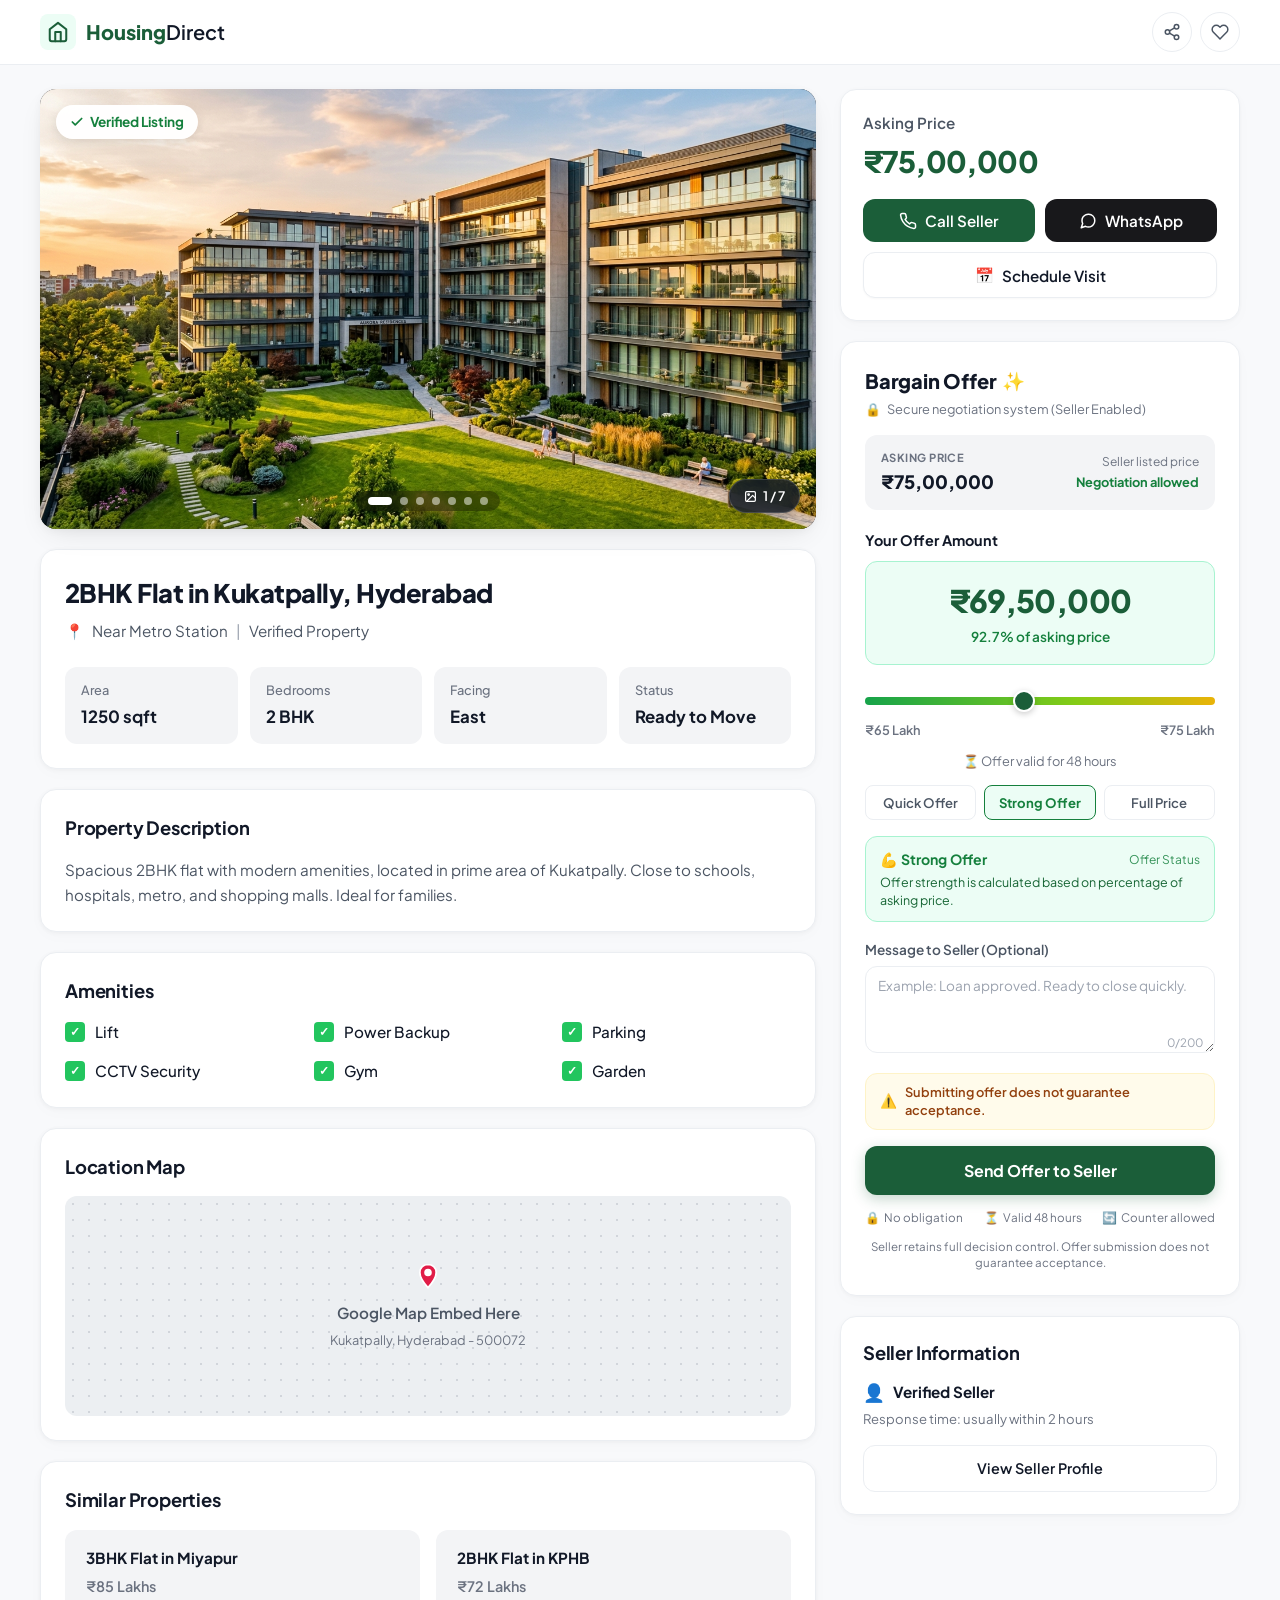
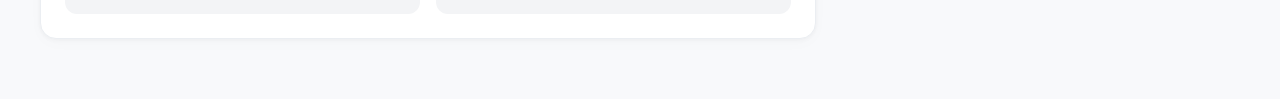
<file: cmn-housing/index.html>
<!DOCTYPE html>
<html lang="en">
<head>
  <meta charset="UTF-8">
  <meta name="viewport" content="width=device-width, initial-scale=1.0">
  <title>2BHK Flat in Kukatpally, Hyderabad | Property Details & Bargain Offer</title>
  <meta name="description" content="Spacious 2BHK flat with modern amenities in Kukatpally, Hyderabad. Negotiate directly with the seller using our secure bargain offer system.">
  
  <!-- Google Fonts -->
  <link rel="preconnect" href="https://fonts.googleapis.com">
  <link rel="preconnect" href="https://fonts.gstatic.com" crossorigin>
  <link href="https://fonts.googleapis.com/css2?family=Plus+Jakarta+Sans:wght@400;500;600;700;800&display=swap" rel="stylesheet">
  
  <!-- Main Stylesheet -->
  <link rel="stylesheet" href="styles.css">
</head>
<body>

  <!-- Navigation Bar -->
  <header class="navbar">
    <div class="nav-container">
      <div class="nav-brand">
        <div class="logo-icon">
          <svg width="22" height="22" viewBox="0 0 24 24" fill="none" stroke="currentColor" stroke-width="2.2" stroke-linecap="round" stroke-linejoin="round">
            <path d="M3 9l9-7 9 7v11a2 2 0 0 1-2 2H5a2 2 0 0 1-2-2z"></path>
            <polyline points="9 22 9 12 15 12 15 22"></polyline>
          </svg>
        </div>
        <span class="brand-text">Housing<span>Direct</span></span>
      </div>
      <div class="nav-actions">
        <button class="nav-btn-icon" aria-label="Share property">
          <svg width="18" height="18" viewBox="0 0 24 24" fill="none" stroke="currentColor" stroke-width="2" stroke-linecap="round" stroke-linejoin="round">
            <circle cx="18" cy="5" r="3"></circle>
            <circle cx="6" cy="12" r="3"></circle>
            <circle cx="18" cy="19" r="3"></circle>
            <line x1="8.59" y1="13.51" x2="15.42" y2="17.49"></line>
            <line x1="15.41" y1="6.51" x2="8.59" y2="10.49"></line>
          </svg>
        </button>
        <button class="nav-btn-icon" aria-label="Save to favorites">
          <svg width="18" height="18" viewBox="0 0 24 24" fill="none" stroke="currentColor" stroke-width="2" stroke-linecap="round" stroke-linejoin="round">
            <path d="M20.84 4.61a5.5 5.5 0 0 0-7.78 0L12 5.67l-1.06-1.06a5.5 5.5 0 0 0-7.78 7.78l1.06 1.06L12 21.23l7.78-7.78 1.06-1.06a5.5 5.5 0 0 0 0-7.78z"></path>
          </svg>
        </button>
      </div>
    </div>
  </header>

  <!-- Main Container -->
  <main class="page-container">
    <div class="property-grid">
      
      <!-- LEFT COLUMN: Property Photos & Details -->
      <section class="left-column">
        
        <!-- Hero Media Slider Card (Photos, HTML5 Video & YouTube) -->
        <div class="hero-image-slider-wrapper">
          <div class="hero-image-card" id="propertyImageSlider" aria-roledescription="carousel">
            <!-- Slides Track -->
            <div class="slider-track" id="sliderTrack">
              <!-- Slide 1: Image -->
              <div class="slider-slide active" data-index="0" data-type="image" data-src="images/property.jpg" data-caption="Spacious Living Room & Hall">
                <img src="images/property.jpg" alt="Living Room & Hall View - 2BHK Flat Kukatpally" class="property-image">
              </div>
              <!-- Slide 2: Image -->
              <div class="slider-slide" data-index="1" data-type="image" data-src="images/living_room.jpg" data-caption="Modern Lounge & Entertainment Unit">
                <img src="images/living_room.jpg" alt="Entertainment Lounge - 2BHK Flat Kukatpally" class="property-image">
              </div>
              <!-- Slide 3: Image -->
              <div class="slider-slide" data-index="2" data-type="image" data-src="images/master_bedroom.jpg" data-caption="Master Bedroom Suite">
                <img src="images/master_bedroom.jpg" alt="Master Bedroom - 2BHK Flat Kukatpally" class="property-image">
              </div>
              <!-- Slide 4: Image -->
              <div class="slider-slide" data-index="3" data-type="image" data-src="images/building_exterior.jpg" data-caption="Building Facade & Gated Entrance">
                <img src="images/building_exterior.jpg" alt="Building Facade & Gated Entrance - Kukatpally" class="property-image">
              </div>
              <!-- Slide 5: Image -->
              <div class="slider-slide" data-index="4" data-type="image" data-src="images/balcony_view.jpg" data-caption="Private Balcony Sunset View">
                <img src="images/balcony_view.jpg" alt="Balcony Sunset View - 2BHK Flat Kukatpally" class="property-image">
              </div>
              <!-- Slide 6: HTML5 Video Tour -->
              <div class="slider-slide" data-index="5" data-type="html_video" data-src="14519720_3840_2160_25fps.mp4" data-caption="High-Definition Property Video Tour (MP4)">
                <video id="heroHtmlVideo" src="14519720_3840_2160_25fps.mp4" class="property-image" style="background:#000;" controls playsinline loop muted></video>
              </div>
              <!-- Slide 7: YouTube Video Tour -->
              <div class="slider-slide" data-index="6" data-type="youtube" data-src="https://www.youtube.com/embed/ScMzIvxBSi4?autoplay=1&enablejsapi=1" data-caption="Aerial & Society Tour (YouTube)">
                <iframe id="heroYoutubeIframe" src="https://www.youtube.com/embed/ScMzIvxBSi4?enablejsapi=1&version=3&playsinline=1" class="property-image" style="border:none; background:#000;" title="Aerial & Society Tour" allow="accelerometer; autoplay; clipboard-write; encrypted-media; gyroscope; picture-in-picture; web-share" allowfullscreen></iframe>
              </div>
            </div>

            <!-- Top Left Verified Badge -->
            <div class="hero-badge-top-left">
              <svg width="14" height="14" viewBox="0 0 24 24" fill="none" stroke="currentColor" stroke-width="3" stroke-linecap="round" stroke-linejoin="round">
                <polyline points="20 6 9 17 4 12"></polyline>
              </svg>
              <span>Verified Listing</span>
            </div>



            <!-- Slider Navigation Arrows -->
            <button class="slider-nav-btn prev" id="sliderPrevBtn" aria-label="Previous Slide">
              <svg width="20" height="20" viewBox="0 0 24 24" fill="none" stroke="currentColor" stroke-width="2.5" stroke-linecap="round" stroke-linejoin="round">
                <polyline points="15 18 9 12 15 6"></polyline>
              </svg>
            </button>
            <button class="slider-nav-btn next" id="sliderNextBtn" aria-label="Next Slide">
              <svg width="20" height="20" viewBox="0 0 24 24" fill="none" stroke="currentColor" stroke-width="2.5" stroke-linecap="round" stroke-linejoin="round">
                <polyline points="9 18 15 12 9 6"></polyline>
              </svg>
            </button>

            <!-- Bottom Counter Badge -->
            <div class="hero-badge-bottom-right" id="sliderCounterBadge">
              <svg width="13" height="13" viewBox="0 0 24 24" fill="none" stroke="currentColor" stroke-width="2.2" stroke-linecap="round" stroke-linejoin="round">
                <rect x="3" y="3" width="18" height="18" rx="2" ry="2"></rect>
                <circle cx="8.5" cy="8.5" r="1.5"></circle>
                <polyline points="21 15 16 10 5 21"></polyline>
              </svg>
              <span id="sliderPhotoCount">1 / 7 </span>
            </div>

            <!-- Dot Indicators -->
            <div class="slider-dots" id="sliderDots">
              <button class="slider-dot active" data-index="0" aria-label="Go to slide 1"></button>
              <button class="slider-dot" data-index="1" aria-label="Go to slide 2"></button>
              <button class="slider-dot" data-index="2" aria-label="Go to slide 3"></button>
              <button class="slider-dot" data-index="3" aria-label="Go to slide 4"></button>
              <button class="slider-dot" data-index="4" aria-label="Go to slide 5"></button>
              <button class="slider-dot" data-index="5" aria-label="Go to slide 6 (HTML5 Video)"></button>
              <button class="slider-dot" data-index="6" aria-label="Go to slide 7 (YouTube Video)"></button>
            </div>
          </div>
        </div>



        <!-- Property Title & Key Specs Card -->
        <article class="card property-header-card">
          <h1 class="property-title">2BHK Flat in Kukatpally, Hyderabad</h1>
          <div class="property-subtitle">
            <span class="location-pin">📍</span>
            <span>Near Metro Station</span>
            <span class="divider">|</span>
            <span>Verified Property</span>
          </div>

          <!-- Key Specifications Grid -->
          <div class="specs-grid">
            <div class="spec-item">
              <span class="spec-label">Area</span>
              <span class="spec-value">1250 sqft</span>
            </div>
            <div class="spec-item">
              <span class="spec-label">Bedrooms</span>
              <span class="spec-value">2 BHK</span>
            </div>
            <div class="spec-item">
              <span class="spec-label">Facing</span>
              <span class="spec-value">East</span>
            </div>
            <div class="spec-item">
              <span class="spec-label">Status</span>
              <span class="spec-value">Ready to Move</span>
            </div>
          </div>
        </article>

        <!-- Property Description Card -->
        <article class="card">
          <h2 class="section-title">Property Description</h2>
          <p class="description-text">
            Spacious 2BHK flat with modern amenities, located in prime area of Kukatpally. Close to schools, hospitals, metro, and shopping malls. Ideal for families.
          </p>
        </article>

        <!-- Amenities Card -->
        <article class="card">
          <h2 class="section-title">Amenities</h2>
          <div class="amenities-grid">
            <div class="amenity-item">
              <span class="checkbox-icon">✓</span>
              <span class="amenity-name">Lift</span>
            </div>
            <div class="amenity-item">
              <span class="checkbox-icon">✓</span>
              <span class="amenity-name">Power Backup</span>
            </div>
            <div class="amenity-item">
              <span class="checkbox-icon">✓</span>
              <span class="amenity-name">Parking</span>
            </div>
            <div class="amenity-item">
              <span class="checkbox-icon">✓</span>
              <span class="amenity-name">CCTV Security</span>
            </div>
            <div class="amenity-item">
              <span class="checkbox-icon">✓</span>
              <span class="amenity-name">Gym</span>
            </div>
            <div class="amenity-item">
              <span class="checkbox-icon">✓</span>
              <span class="amenity-name">Garden</span>
            </div>
          </div>
        </article>

        <!-- Location Map Card -->
        <article class="card">
          <h2 class="section-title">Location Map</h2>
          <div class="map-placeholder" id="mapPlaceholder">
            <div class="map-inner">
              <div class="map-pin-pulse">
                <svg width="28" height="28" viewBox="0 0 24 24" fill="#e11d48" stroke="#ffffff" stroke-width="1.5">
                  <path d="M12 2C8.13 2 5 5.13 5 9c0 5.25 7 13 7 13s7-7.75 7-13c0-3.87-3.13-7-7-7z"></path>
                  <circle cx="12" cy="9" r="2.5" fill="#ffffff"></circle>
                </svg>
              </div>
              <span class="map-text">Google Map Embed Here</span>
              <span class="map-subtext">Kukatpally, Hyderabad - 500072</span>
            </div>
          </div>
        </article>

        <!-- Similar Properties Card -->
        <article class="card">
          <h2 class="section-title">Similar Properties</h2>
          <div class="similar-properties-grid">
            <div class="similar-card">
              <h3 class="similar-title">3BHK Flat in Miyapur</h3>
              <div class="similar-price">₹85 Lakhs</div>
            </div>
            <div class="similar-card">
              <h3 class="similar-title">2BHK Flat in KPHB</h3>
              <div class="similar-price">₹72 Lakhs</div>
            </div>
          </div>
        </article>

      </section>

      <!-- RIGHT COLUMN: Actions & Bargain Offer Widget -->
      <aside class="right-column">
        
        <!-- Top Price & Direct Actions Card -->
        <div class="card price-action-card">
          <span class="asking-price-label">Asking Price</span>
          <div class="asking-price-highlight">₹75,00,000</div>
          
          <div class="action-btn-row">
            <button class="btn btn-call" id="btnCallSeller">
              <svg width="18" height="18" viewBox="0 0 24 24" fill="none" stroke="currentColor" stroke-width="2" stroke-linecap="round" stroke-linejoin="round">
                <path d="M22 16.92v3a2 2 0 0 1-2.18 2 19.79 19.79 0 0 1-8.63-3.07 19.5 19.5 0 0 1-6-6 19.79 19.79 0 0 1-3.07-8.67A2 2 0 0 1 4.11 2h3a2 2 0 0 1 2 1.72 12.84 12.84 0 0 0 .7 2.81 2 2 0 0 1-.45 2.11L8.09 9.91a16 16 0 0 0 6 6l1.27-1.27a2 2 0 0 1 2.11-.45 12.84 12.84 0 0 0 2.81.7A2 2 0 0 1 22 16.92z"></path>
              </svg>
              <span>Call Seller</span>
            </button>
            <button class="btn btn-whatsapp" id="btnWhatsapp">
              <svg width="18" height="18" viewBox="0 0 24 24" fill="none" stroke="currentColor" stroke-width="2" stroke-linecap="round" stroke-linejoin="round">
                <path d="M21 11.5a8.38 8.38 0 0 1-.9 3.8 8.5 8.5 0 0 1-7.6 4.7 8.38 8.38 0 0 1-3.8-.9L3 21l1.9-5.7a8.38 8.38 0 0 1-.9-3.8 8.5 8.5 0 0 1 4.7-7.6 8.38 8.38 0 0 1 3.8-.9h.5a8.48 8.48 0 0 1 8 8v.5z"></path>
              </svg>
              <span>WhatsApp</span>
            </button>
          </div>

          <button class="btn btn-schedule" id="btnSchedule">
            <span class="btn-icon">📅</span>
            <span>Schedule Visit</span>
          </button>
        </div>

        <!-- Bargain Offer Interactive Card -->
        <div class="card bargain-card" data-asking-price="7500000">
          <div class="bargain-header">
            <div class="bargain-title-row">
              <h2 class="bargain-title">Bargain Offer</h2>
              <span class="sparkle-icon">✨</span>
            </div>
            <div class="bargain-subtitle">
              <span class="lock-icon">🔒</span>
              <span>Secure negotiation system (Seller Enabled)</span>
            </div>
          </div>

          <!-- Asking Price Overview Box -->
          <div class="asking-info-box">
            <div class="asking-left">
              <div class="small-caps-label">ASKING PRICE</div>
              <div class="asking-value">₹75,00,000</div>
            </div>
            <div class="asking-right">
              <div class="seller-listed-text">Seller listed price</div>
              <div class="negotiation-text">Negotiation allowed</div>
            </div>
          </div>

          <!-- Dynamic Offer Amount Box -->
          <div class="offer-amount-section">
            <label class="offer-amount-label">Your Offer Amount</label>
            <div class="offer-display-card">
              <div class="offer-price-val" id="offerPriceDisplay">₹69,50,000</div>
              <div class="offer-percentage-subtext" id="offerPercentageDisplay">92.7% of asking price</div>
            </div>

            <!-- Slider Range Container -->
            <div class="slider-container">
              <div class="slider-track-wrap">
                <input 
                  type="range" 
                  min="6500000" 
                  max="7500000" 
                  step="25000" 
                  value="6950000" 
                  class="offer-slider" 
                  id="offerRangeSlider"
                  aria-label="Offer Amount Slider"
                >
              </div>
              <div class="slider-limits">
                <span>₹65 Lakh</span>
                <span>₹75 Lakh</span>
              </div>
            </div>

            <!-- Validity text -->
            <div class="validity-indicator">
              <span>⏳ Offer valid for 48 hours</span>
            </div>

            <!-- Quick Preset Offer Buttons -->
            <div class="preset-buttons-row">
              <button type="button" class="btn-preset" data-amount="6750000" id="btnQuickOffer">Quick Offer</button>
              <button type="button" class="btn-preset active" data-amount="6950000" id="btnStrongOffer">Strong Offer</button>
              <button type="button" class="btn-preset" data-amount="7500000" id="btnFullPrice">Full Price</button>
            </div>

            <!-- Offer Strength Alert Banner -->
            <div class="strength-alert-banner" id="strengthBanner">
              <div class="strength-header">
                <span class="strength-title" id="strengthTitle">💪 Strong Offer</span>
                <span class="strength-status-badge">Offer Status</span>
              </div>
              <p class="strength-description">
                Offer strength is calculated based on percentage of asking price.
              </p>
            </div>

            <!-- Message to Seller -->
            <div class="message-section">
              <label for="sellerMessage" class="message-label">Message to Seller (Optional)</label>
              <div class="textarea-wrapper">
                <textarea 
                  id="sellerMessage" 
                  maxlength="200" 
                  placeholder="Example: Loan approved. Ready to close quickly."
                  rows="3"
                ></textarea>
                <div class="char-counter" id="charCounter">0/200</div>
              </div>
            </div>

            <!-- Disclaimer warning box -->
            <div class="warning-alert-box">
              <span class="warning-icon">⚠️</span>
              <span class="warning-text">Submitting offer does not guarantee acceptance.</span>
            </div>

            <!-- Submit Button -->
            <button type="button" class="btn-submit-offer" id="btnSendOffer">
              <span>Send Offer to Seller</span>
            </button>

            <!-- Trust Features Row -->
            <div class="trust-features-row">
              <div class="trust-item">
                <span class="trust-icon">🔒</span>
                <span>No obligation</span>
              </div>
              <div class="trust-item">
                <span class="trust-icon">⏳</span>
                <span>Valid 48 hours</span>
              </div>
              <div class="trust-item">
                <span class="trust-icon">🔄</span>
                <span>Counter allowed</span>
              </div>
            </div>

            <!-- Fineprint Disclaimer -->
            <p class="bargain-disclaimer">
              Seller retains full decision control. Offer submission does not guarantee acceptance.
            </p>
          </div>
        </div>

        <!-- Seller Information Card -->
        <div class="card seller-card">
          <h2 class="section-title seller-title">Seller Information</h2>
          <div class="seller-badge-row">
            <span class="seller-icon">👤</span>
            <span class="seller-name">Verified Seller</span>
          </div>
          <div class="seller-response-time">
            Response time: usually within 2 hours
          </div>
          <a href="people/index.html" class="btn btn-view-profile" id="btnViewProfile">
            <span>View Seller Profile</span>
          </a>
        </div>

      </aside>

    </div>
  </main>

  <!-- JavaScript for Interactive Negotiation Controls -->
  <script src="script.js"></script>
</body>
</html>
</file>
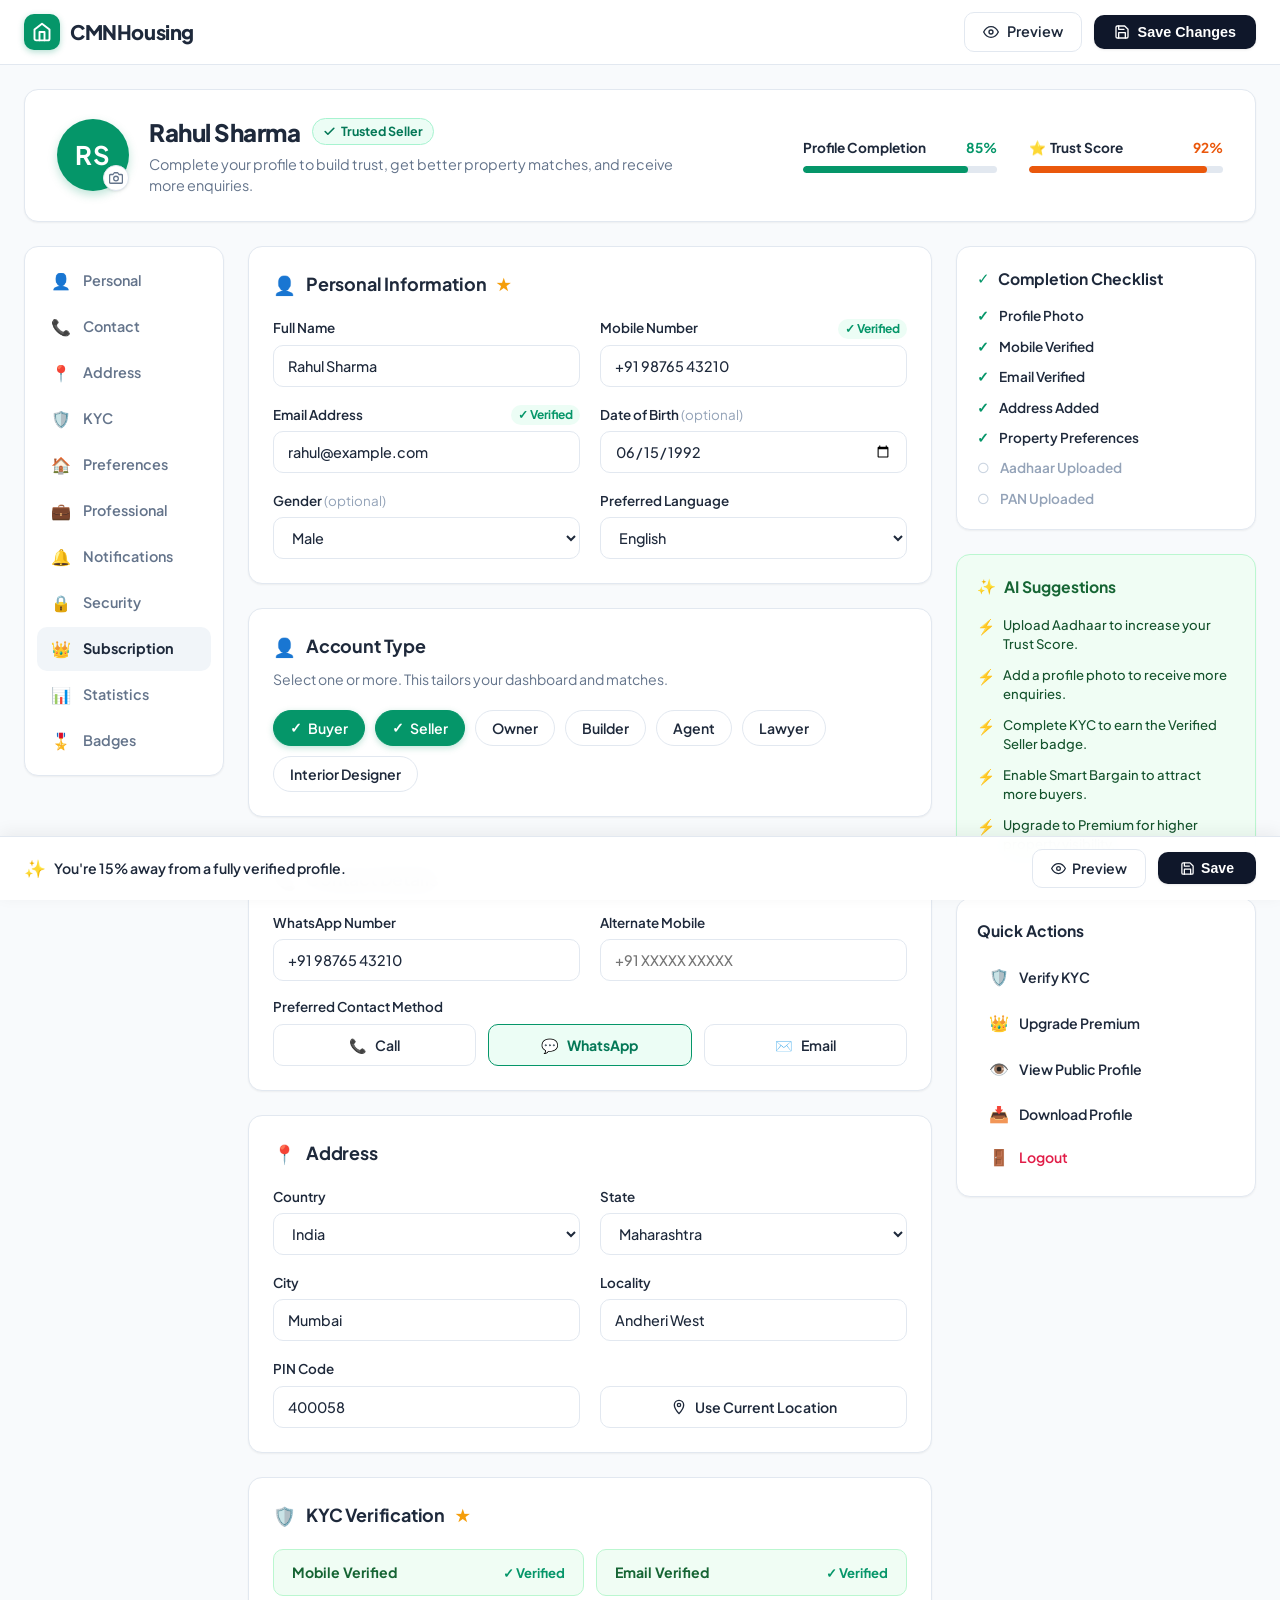
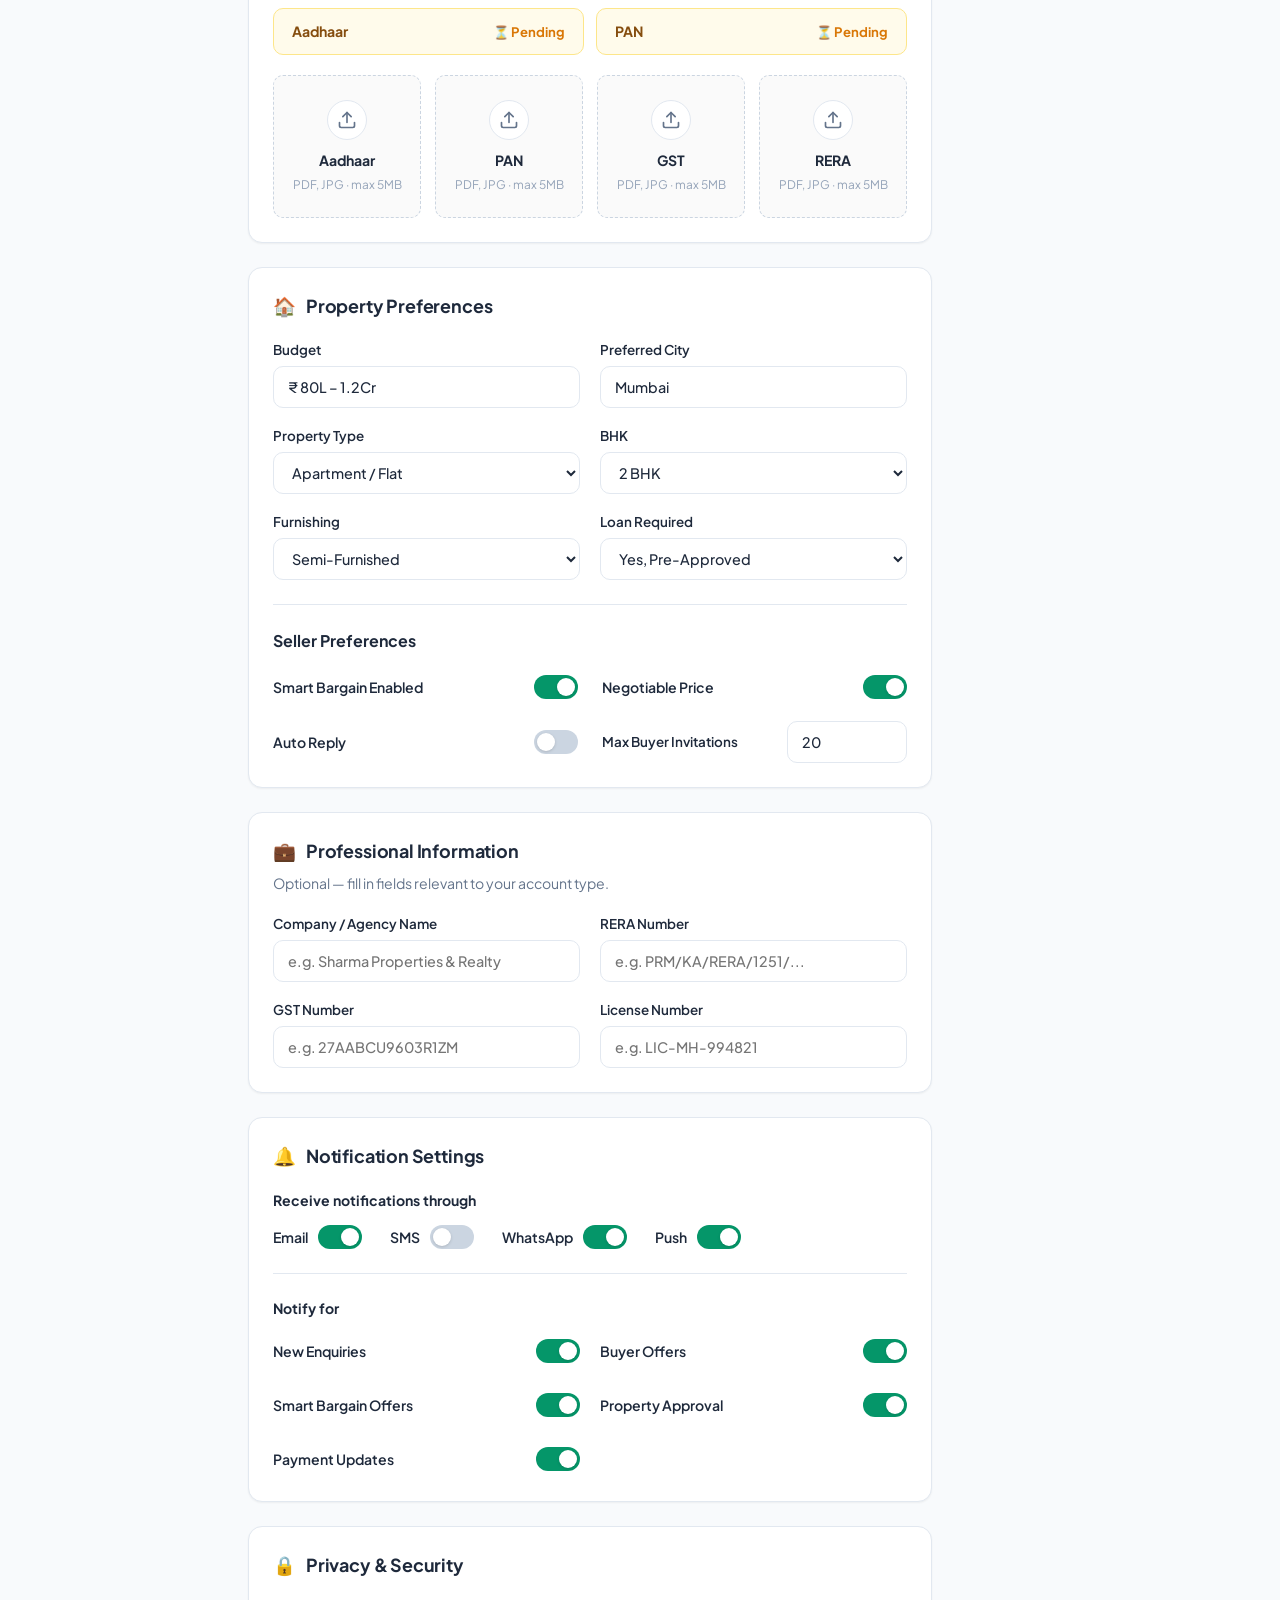
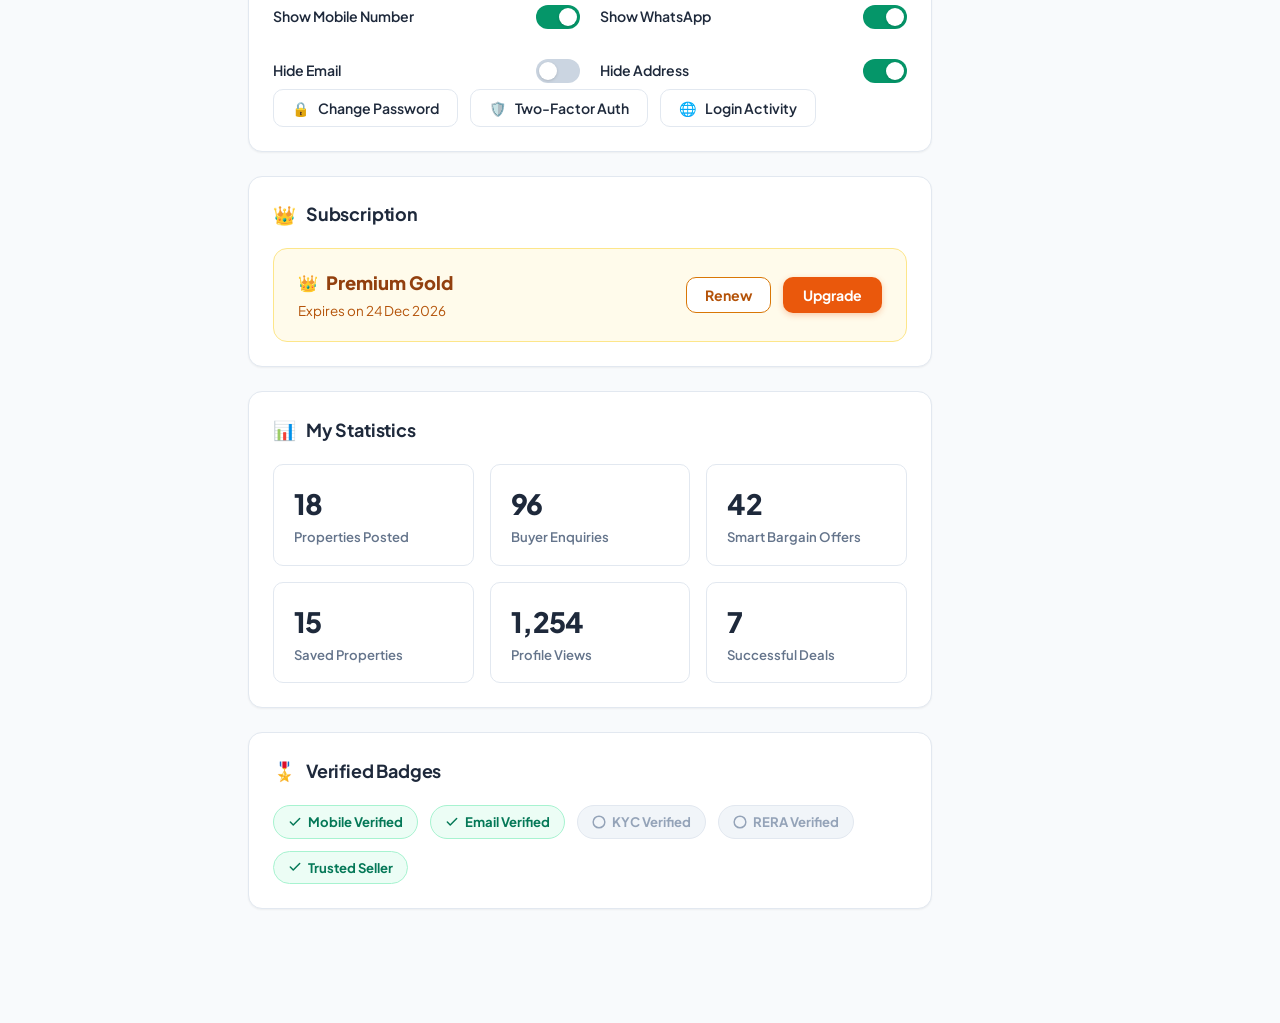
<file: cmn-housing/people/index.html>
<!DOCTYPE html>
<html lang="en">
<head>
  <meta charset="UTF-8">
  <meta name="viewport" content="width=device-width, initial-scale=1.0">
  <title>Rahul Sharma - Profile & People Dashboard | CMNHousing</title>
  <meta name="description" content="Manage your CMNHousing profile, personal details, KYC verification, preferences, professional credentials, and statistics.">
  
  <!-- Google Fonts -->
  <link rel="preconnect" href="https://fonts.googleapis.com">
  <link rel="preconnect" href="https://fonts.gstatic.com" crossorigin>
  <link href="https://fonts.googleapis.com/css2?family=Plus+Jakarta+Sans:wght@400;500;600;700;800&display=swap" rel="stylesheet">
  
  <!-- Stylesheets -->
  <link rel="stylesheet" href="people.css">
</head>
<body>

  <!-- Top Global Header -->
  <header class="people-header">
    <div class="people-header-container">
      <a href="../index.html" class="cmn-brand" aria-label="CMNHousing Home">
        <div class="cmn-brand-icon">
          <svg width="20" height="20" viewBox="0 0 24 24" fill="none" stroke="#ffffff" stroke-width="2.3" stroke-linecap="round" stroke-linejoin="round">
            <path d="M3 9l9-7 9 7v11a2 2 0 0 1-2 2H5a2 2 0 0 1-2-2z"></path>
            <polyline points="9 22 9 12 15 12 15 22"></polyline>
          </svg>
        </div>
        <span class="cmn-brand-name">CMNHousing</span>
      </a>

      <div class="header-action-group">
        <a href="../index.html" class="btn-header-outline" id="btnPreviewPublic">
          <svg width="16" height="16" viewBox="0 0 24 24" fill="none" stroke="currentColor" stroke-width="2" stroke-linecap="round" stroke-linejoin="round">
            <path d="M1 12s4-8 11-8 11 8 11 8-4 8-11 8-11-8-11-8z"></path>
            <circle cx="12" cy="12" r="3"></circle>
          </svg>
          <span>Preview</span>
        </a>
        <button type="button" class="btn-header-primary" id="btnHeaderSave">
          <svg width="16" height="16" viewBox="0 0 24 24" fill="none" stroke="currentColor" stroke-width="2" stroke-linecap="round" stroke-linejoin="round">
            <path d="M19 21H5a2 2 0 0 1-2-2V5a2 2 0 0 1 2-2h11l5 5v11a2 2 0 0 1-2 2z"></path>
            <polyline points="17 21 17 13 7 13 7 21"></polyline>
            <polyline points="7 3 7 8 15 8"></polyline>
          </svg>
          <span>Save Changes</span>
        </button>
      </div>
    </div>
  </header>

  <!-- Main People / Profile Page Layout -->
  <main class="people-main-container">

    <!-- Top Profile Banner Card -->
    <section class="profile-banner-card">
      <div class="profile-banner-left">
        <div class="profile-avatar-wrapper">
          <div class="profile-avatar-circle">RS</div>
          <button type="button" class="avatar-camera-btn" title="Change Profile Photo" aria-label="Upload Photo">
            <svg width="14" height="14" viewBox="0 0 24 24" fill="none" stroke="currentColor" stroke-width="2.2" stroke-linecap="round" stroke-linejoin="round">
              <path d="M23 19a2 2 0 0 1-2 2H3a2 2 0 0 1-2-2V8a2 2 0 0 1 2-2h4l2-3h6l2 3h4a2 2 0 0 1 2 2z"></path>
              <circle cx="12" cy="13" r="4"></circle>
            </svg>
          </button>
        </div>

        <div class="profile-info-block">
          <div class="profile-name-row">
            <h1 class="profile-user-name">Rahul Sharma</h1>
            <span class="badge-trusted-seller">
              <svg width="13" height="13" viewBox="0 0 24 24" fill="none" stroke="currentColor" stroke-width="3" stroke-linecap="round" stroke-linejoin="round">
                <polyline points="20 6 9 17 4 12"></polyline>
              </svg>
              <span>Trusted Seller</span>
            </span>
          </div>
          <p class="profile-banner-subtitle">
            Complete your profile to build trust, get better property matches, and receive more enquiries.
          </p>
        </div>
      </div>

      <!-- Profile Progress Metrics -->
      <div class="profile-banner-metrics">
        <!-- Profile Completion -->
        <div class="metric-progress-item">
          <div class="metric-label-row">
            <span class="metric-title">Profile Completion</span>
            <span class="metric-percentage green-text" id="completionVal">85%</span>
          </div>
          <div class="metric-progress-track">
            <div class="metric-progress-bar green-bar" style="width: 85%;"></div>
          </div>
        </div>

        <!-- Trust Score -->
        <div class="metric-progress-item">
          <div class="metric-label-row">
            <span class="metric-title">
              <span class="star-icon">⭐</span> Trust Score
            </span>
            <span class="metric-percentage orange-text" id="trustScoreVal">92%</span>
          </div>
          <div class="metric-progress-track">
            <div class="metric-progress-bar orange-bar" style="width: 92%;"></div>
          </div>
        </div>
      </div>
    </section>

    <!-- 3-Column Dashboard Body -->
    <div class="people-layout-grid">
      
      <!-- LEFT COLUMN: Sticky Navigation Sidebar -->
      <aside class="people-nav-sidebar">
        <nav class="nav-sidebar-menu" aria-label="Profile Sections">
          <a href="#personal" class="nav-sidebar-item active" data-section="personal">
            <span class="nav-item-icon">👤</span>
            <span class="nav-item-text">Personal</span>
          </a>
          <a href="#contact" class="nav-sidebar-item" data-section="contact">
            <span class="nav-item-icon">📞</span>
            <span class="nav-item-text">Contact</span>
          </a>
          <a href="#address" class="nav-sidebar-item" data-section="address">
            <span class="nav-item-icon">📍</span>
            <span class="nav-item-text">Address</span>
          </a>
          <a href="#kyc" class="nav-sidebar-item" data-section="kyc">
            <span class="nav-item-icon">🛡️</span>
            <span class="nav-item-text">KYC</span>
          </a>
          <a href="#preferences" class="nav-sidebar-item" data-section="preferences">
            <span class="nav-item-icon">🏠</span>
            <span class="nav-item-text">Preferences</span>
          </a>
          <a href="#professional" class="nav-sidebar-item" data-section="professional">
            <span class="nav-item-icon">💼</span>
            <span class="nav-item-text">Professional</span>
          </a>
          <a href="#notifications" class="nav-sidebar-item" data-section="notifications">
            <span class="nav-item-icon">🔔</span>
            <span class="nav-item-text">Notifications</span>
          </a>
          <a href="#security" class="nav-sidebar-item" data-section="security">
            <span class="nav-item-icon">🔒</span>
            <span class="nav-item-text">Security</span>
          </a>
          <a href="#subscription" class="nav-sidebar-item" data-section="subscription">
            <span class="nav-item-icon">👑</span>
            <span class="nav-item-text">Subscription</span>
          </a>
          <a href="#statistics" class="nav-sidebar-item" data-section="statistics">
            <span class="nav-item-icon">📊</span>
            <span class="nav-item-text">Statistics</span>
          </a>
          <a href="#badges" class="nav-sidebar-item" data-section="badges">
            <span class="nav-item-icon">🎖️</span>
            <span class="nav-item-text">Badges</span>
          </a>
        </nav>
      </aside>

      <!-- CENTER COLUMN: Forms, Cards & Detailed Settings -->
      <section class="people-content-column">
        
        <!-- 1. Personal Information Card -->
        <article class="people-card" id="personal">
          <div class="card-header-row">
            <div class="card-title-wrap">
              <span class="card-icon-lead">👤</span>
              <h2 class="card-heading">Personal Information</h2>
              <span class="star-accent">★</span>
            </div>
          </div>
          
          <div class="form-grid-2col">
            <div class="form-field-group">
              <label class="form-label" for="fullName">Full Name</label>
              <input type="text" id="fullName" class="form-input" value="Rahul Sharma" placeholder="Enter your full name">
            </div>

            <div class="form-field-group">
              <div class="label-badge-row">
                <label class="form-label" for="mobileNumber">Mobile Number</label>
                <span class="status-pill-verified">✓ Verified</span>
              </div>
              <input type="tel" id="mobileNumber" class="form-input" value="+91 98765 43210" placeholder="+91 XXXXX XXXXX">
            </div>

            <div class="form-field-group">
              <div class="label-badge-row">
                <label class="form-label" for="emailAddress">Email Address</label>
                <span class="status-pill-verified">✓ Verified</span>
              </div>
              <input type="email" id="emailAddress" class="form-input" value="rahul@example.com" placeholder="name@domain.com">
            </div>

            <div class="form-field-group">
              <label class="form-label" for="dob">Date of Birth <span class="optional-tag">(optional)</span></label>
              <input type="date" id="dob" class="form-input" value="1992-06-15">
            </div>

            <div class="form-field-group">
              <label class="form-label" for="gender">Gender <span class="optional-tag">(optional)</span></label>
              <select id="gender" class="form-select">
                <option value="">Select...</option>
                <option value="male" selected>Male</option>
                <option value="female">Female</option>
                <option value="other">Other</option>
                <option value="prefer_not">Prefer not to say</option>
              </select>
            </div>

            <div class="form-field-group">
              <label class="form-label" for="language">Preferred Language</label>
              <select id="language" class="form-select">
                <option value="">Select...</option>
                <option value="en" selected>English</option>
                <option value="hi">Hindi</option>
                <option value="te">Telugu</option>
                <option value="mr">Marathi</option>
                <option value="ta">Tamil</option>
              </select>
            </div>
          </div>
        </article>

        <!-- 2. Account Type Card -->
        <article class="people-card" id="accountTypeCard">
          <div class="card-header-row">
            <div class="card-title-wrap">
              <span class="card-icon-lead">👤</span>
              <h2 class="card-heading">Account Type</h2>
            </div>
          </div>
          <p class="card-description-sub">
            Select one or more. This tailors your dashboard and matches.
          </p>

          <div class="pill-tag-selector" id="accountTypePills">
            <button type="button" class="type-pill selected" data-type="buyer">
              <span class="pill-check">✓</span>
              <span>Buyer</span>
            </button>
            <button type="button" class="type-pill selected" data-type="seller">
              <span class="pill-check">✓</span>
              <span>Seller</span>
            </button>
            <button type="button" class="type-pill" data-type="owner">
              <span class="pill-check">✓</span>
              <span>Owner</span>
            </button>
            <button type="button" class="type-pill" data-type="builder">
              <span class="pill-check">✓</span>
              <span>Builder</span>
            </button>
            <button type="button" class="type-pill" data-type="agent">
              <span class="pill-check">✓</span>
              <span>Agent</span>
            </button>
            <button type="button" class="type-pill" data-type="lawyer">
              <span class="pill-check">✓</span>
              <span>Lawyer</span>
            </button>
            <button type="button" class="type-pill" data-type="designer">
              <span class="pill-check">✓</span>
              <span>Interior Designer</span>
            </button>
          </div>
        </article>

        <!-- 3. Contact Details Card -->
        <article class="people-card" id="contact">
          <div class="card-header-row">
            <div class="card-title-wrap">
              <span class="card-icon-lead">📞</span>
              <h2 class="card-heading">Contact Details</h2>
            </div>
          </div>

          <div class="form-grid-2col">
            <div class="form-field-group">
              <label class="form-label" for="whatsappNumber">WhatsApp Number</label>
              <input type="tel" id="whatsappNumber" class="form-input" value="+91 98765 43210" placeholder="+91 XXXXX XXXXX">
            </div>

            <div class="form-field-group">
              <label class="form-label" for="altMobile">Alternate Mobile</label>
              <input type="tel" id="altMobile" class="form-input" placeholder="+91 XXXXX XXXXX">
            </div>
          </div>

          <div class="form-field-group mt-16">
            <label class="form-label">Preferred Contact Method</label>
            <div class="contact-method-options" id="contactMethodGroup">
              <button type="button" class="method-btn" data-method="call">
                <span class="method-icon">📞</span>
                <span>Call</span>
              </button>
              <button type="button" class="method-btn active" data-method="whatsapp">
                <span class="method-icon">💬</span>
                <span>WhatsApp</span>
              </button>
              <button type="button" class="method-btn" data-method="email">
                <span class="method-icon">✉️</span>
                <span>Email</span>
              </button>
            </div>
          </div>
        </article>

        <!-- 4. Address Card -->
        <article class="people-card" id="address">
          <div class="card-header-row">
            <div class="card-title-wrap">
              <span class="card-icon-lead">📍</span>
              <h2 class="card-heading">Address</h2>
            </div>
          </div>

          <div class="form-grid-2col">
            <div class="form-field-group">
              <label class="form-label" for="countrySelect">Country</label>
              <select id="countrySelect" class="form-select">
                <option value="">Select...</option>
                <option value="IN" selected>India</option>
                <option value="AE">UAE</option>
                <option value="US">United States</option>
                <option value="UK">United Kingdom</option>
              </select>
            </div>

            <div class="form-field-group">
              <label class="form-label" for="stateSelect">State</label>
              <select id="stateSelect" class="form-select">
                <option value="">Select...</option>
                <option value="MH" selected>Maharashtra</option>
                <option value="TG">Telangana</option>
                <option value="KA">Karnataka</option>
                <option value="DL">Delhi</option>
                <option value="TN">Tamil Nadu</option>
              </select>
            </div>

            <div class="form-field-group">
              <label class="form-label" for="cityInput">City</label>
              <input type="text" id="cityInput" class="form-input" value="Mumbai" placeholder="City name">
            </div>

            <div class="form-field-group">
              <label class="form-label" for="localityInput">Locality</label>
              <input type="text" id="localityInput" class="form-input" value="Andheri West" placeholder="Locality or Area">
            </div>

            <div class="form-field-group">
              <label class="form-label" for="pinCode">PIN Code</label>
              <input type="text" id="pinCode" class="form-input" value="400058" placeholder="6-digit PIN">
            </div>

            <div class="form-field-group align-end-btn">
              <button type="button" class="btn-location-action" id="btnCurrentLocation">
                <svg width="16" height="16" viewBox="0 0 24 24" fill="none" stroke="currentColor" stroke-width="2" stroke-linecap="round" stroke-linejoin="round">
                  <path d="M12 2C8.13 2 5 5.13 5 9c0 5.25 7 13 7 13s7-7.75 7-13c0-3.87-3.13-7-7-7z"></path>
                  <circle cx="12" cy="9" r="2.5"></circle>
                </svg>
                <span>Use Current Location</span>
              </button>
            </div>
          </div>
        </article>

        <!-- 5. KYC Verification Card -->
        <article class="people-card" id="kyc">
          <div class="card-header-row">
            <div class="card-title-wrap">
              <span class="card-icon-lead">🛡️</span>
              <h2 class="card-heading">KYC Verification</h2>
              <span class="star-accent">★</span>
            </div>
          </div>

          <!-- Status Grid -->
          <div class="kyc-status-grid">
            <div class="kyc-status-tile verified">
              <span class="kyc-tile-label">Mobile Verified</span>
              <span class="kyc-tile-state">✓ Verified</span>
            </div>
            <div class="kyc-status-tile verified">
              <span class="kyc-tile-label">Email Verified</span>
              <span class="kyc-tile-state">✓ Verified</span>
            </div>
            <div class="kyc-status-tile pending">
              <span class="kyc-tile-label">Aadhaar</span>
              <span class="kyc-tile-state">⏳ Pending</span>
            </div>
            <div class="kyc-status-tile pending">
              <span class="kyc-tile-label">PAN</span>
              <span class="kyc-tile-state">⏳ Pending</span>
            </div>
          </div>

          <!-- Upload Dropzone Grid -->
          <div class="doc-upload-grid">
            <!-- Aadhaar -->
            <div class="doc-upload-box" tabindex="0" role="button" aria-label="Upload Aadhaar card">
              <div class="upload-icon-circle">
                <svg width="20" height="20" viewBox="0 0 24 24" fill="none" stroke="currentColor" stroke-width="2" stroke-linecap="round" stroke-linejoin="round">
                  <path d="M21 15v4a2 2 0 0 1-2 2H5a2 2 0 0 1-2-2v-4"></path>
                  <polyline points="17 8 12 3 7 8"></polyline>
                  <line x1="12" y1="3" x2="12" y2="15"></line>
                </svg>
              </div>
              <span class="upload-doc-title">Aadhaar</span>
              <span class="upload-doc-hint">PDF, JPG · max 5MB</span>
            </div>

            <!-- PAN -->
            <div class="doc-upload-box" tabindex="0" role="button" aria-label="Upload PAN card">
              <div class="upload-icon-circle">
                <svg width="20" height="20" viewBox="0 0 24 24" fill="none" stroke="currentColor" stroke-width="2" stroke-linecap="round" stroke-linejoin="round">
                  <path d="M21 15v4a2 2 0 0 1-2 2H5a2 2 0 0 1-2-2v-4"></path>
                  <polyline points="17 8 12 3 7 8"></polyline>
                  <line x1="12" y1="3" x2="12" y2="15"></line>
                </svg>
              </div>
              <span class="upload-doc-title">PAN</span>
              <span class="upload-doc-hint">PDF, JPG · max 5MB</span>
            </div>

            <!-- GST -->
            <div class="doc-upload-box" tabindex="0" role="button" aria-label="Upload GST certificate">
              <div class="upload-icon-circle">
                <svg width="20" height="20" viewBox="0 0 24 24" fill="none" stroke="currentColor" stroke-width="2" stroke-linecap="round" stroke-linejoin="round">
                  <path d="M21 15v4a2 2 0 0 1-2 2H5a2 2 0 0 1-2-2v-4"></path>
                  <polyline points="17 8 12 3 7 8"></polyline>
                  <line x1="12" y1="3" x2="12" y2="15"></line>
                </svg>
              </div>
              <span class="upload-doc-title">GST</span>
              <span class="upload-doc-hint">PDF, JPG · max 5MB</span>
            </div>

            <!-- RERA -->
            <div class="doc-upload-box" tabindex="0" role="button" aria-label="Upload RERA certificate">
              <div class="upload-icon-circle">
                <svg width="20" height="20" viewBox="0 0 24 24" fill="none" stroke="currentColor" stroke-width="2" stroke-linecap="round" stroke-linejoin="round">
                  <path d="M21 15v4a2 2 0 0 1-2 2H5a2 2 0 0 1-2-2v-4"></path>
                  <polyline points="17 8 12 3 7 8"></polyline>
                  <line x1="12" y1="3" x2="12" y2="15"></line>
                </svg>
              </div>
              <span class="upload-doc-title">RERA</span>
              <span class="upload-doc-hint">PDF, JPG · max 5MB</span>
            </div>
          </div>
        </article>

        <!-- 6. Property Preferences Card -->
        <article class="people-card" id="preferences">
          <div class="card-header-row">
            <div class="card-title-wrap">
              <span class="card-icon-lead">🏠</span>
              <h2 class="card-heading">Property Preferences</h2>
            </div>
          </div>

          <div class="form-grid-2col">
            <div class="form-field-group">
              <label class="form-label" for="prefBudget">Budget</label>
              <input type="text" id="prefBudget" class="form-input" value="₹ 80L – 1.2Cr" placeholder="e.g. ₹ 70L – 1Cr">
            </div>

            <div class="form-field-group">
              <label class="form-label" for="prefCity">Preferred City</label>
              <input type="text" id="prefCity" class="form-input" value="Mumbai" placeholder="City name">
            </div>

            <div class="form-field-group">
              <label class="form-label" for="prefType">Property Type</label>
              <select id="prefType" class="form-select">
                <option value="">Select...</option>
                <option value="apartment" selected>Apartment / Flat</option>
                <option value="villa">Independent Villa</option>
                <option value="plot">Residential Plot</option>
                <option value="commercial">Commercial Space</option>
              </select>
            </div>

            <div class="form-field-group">
              <label class="form-label" for="prefBhk">BHK</label>
              <select id="prefBhk" class="form-select">
                <option value="">Select...</option>
                <option value="1">1 BHK</option>
                <option value="2" selected>2 BHK</option>
                <option value="3">3 BHK</option>
                <option value="4+">4+ BHK</option>
              </select>
            </div>

            <div class="form-field-group">
              <label class="form-label" for="prefFurnishing">Furnishing</label>
              <select id="prefFurnishing" class="form-select">
                <option value="">Select...</option>
                <option value="fully">Fully Furnished</option>
                <option value="semi" selected>Semi-Furnished</option>
                <option value="unfurnished">Unfurnished</option>
              </select>
            </div>

            <div class="form-field-group">
              <label class="form-label" for="prefLoan">Loan Required</label>
              <select id="prefLoan" class="form-select">
                <option value="">Select...</option>
                <option value="yes" selected>Yes, Pre-Approved</option>
                <option value="exploring">Exploring Loan Offers</option>
                <option value="no">No (Self-Funded)</option>
              </select>
            </div>
          </div>

          <!-- Seller Preferences Sub-Section -->
          <div class="sub-section-divider"></div>
          <h3 class="sub-section-title">Seller Preferences</h3>
          
          <div class="toggle-switch-grid">
            <div class="toggle-control-item">
              <span class="toggle-label-text">Smart Bargain Enabled</span>
              <label class="switch">
                <input type="checkbox" checked id="toggleSmartBargain">
                <span class="slider round"></span>
              </label>
            </div>

            <div class="toggle-control-item">
              <span class="toggle-label-text">Negotiable Price</span>
              <label class="switch">
                <input type="checkbox" checked id="toggleNegotiable">
                <span class="slider round"></span>
              </label>
            </div>

            <div class="toggle-control-item">
              <span class="toggle-label-text">Auto Reply</span>
              <label class="switch">
                <input type="checkbox" id="toggleAutoReply">
                <span class="slider round"></span>
              </label>
            </div>

            <div class="form-field-group inline-field">
              <label class="form-label" for="maxBuyerInvites">Max Buyer Invitations</label>
              <input type="number" id="maxBuyerInvites" class="form-input narrow-input" value="20" min="1" max="100">
            </div>
          </div>
        </article>

        <!-- 7. Professional Information Card -->
        <article class="people-card" id="professional">
          <div class="card-header-row">
            <div class="card-title-wrap">
              <span class="card-icon-lead">💼</span>
              <h2 class="card-heading">Professional Information</h2>
            </div>
          </div>
          <p class="card-description-sub">
            Optional — fill in fields relevant to your account type.
          </p>

          <div class="form-grid-2col">
            <div class="form-field-group">
              <label class="form-label" for="companyName">Company / Agency Name</label>
              <input type="text" id="companyName" class="form-input" placeholder="e.g. Sharma Properties & Realty">
            </div>

            <div class="form-field-group">
              <label class="form-label" for="reraNumber">RERA Number</label>
              <input type="text" id="reraNumber" class="form-input" placeholder="e.g. PRM/KA/RERA/1251/...">
            </div>

            <div class="form-field-group">
              <label class="form-label" for="gstNumber">GST Number</label>
              <input type="text" id="gstNumber" class="form-input" placeholder="e.g. 27AABCU9603R1ZM">
            </div>

            <div class="form-field-group">
              <label class="form-label" for="licenseNumber">License Number</label>
              <input type="text" id="licenseNumber" class="form-input" placeholder="e.g. LIC-MH-994821">
            </div>
          </div>
        </article>

        <!-- 8. Notification Settings Card -->
        <article class="people-card" id="notifications">
          <div class="card-header-row">
            <div class="card-title-wrap">
              <span class="card-icon-lead">🔔</span>
              <h2 class="card-heading">Notification Settings</h2>
            </div>
          </div>

          <div class="notification-channel-block">
            <span class="channel-title">Receive notifications through</span>
            <div class="channel-toggles-row">
              <div class="channel-toggle-item">
                <span class="channel-name">Email</span>
                <label class="switch">
                  <input type="checkbox" checked>
                  <span class="slider round"></span>
                </label>
              </div>

              <div class="channel-toggle-item">
                <span class="channel-name">SMS</span>
                <label class="switch">
                  <input type="checkbox">
                  <span class="slider round"></span>
                </label>
              </div>

              <div class="channel-toggle-item">
                <span class="channel-name">WhatsApp</span>
                <label class="switch">
                  <input type="checkbox" checked>
                  <span class="slider round"></span>
                </label>
              </div>

              <div class="channel-toggle-item">
                <span class="channel-name">Push</span>
                <label class="switch">
                  <input type="checkbox" checked>
                  <span class="slider round"></span>
                </label>
              </div>
            </div>
          </div>

          <div class="sub-section-divider"></div>

          <div class="notification-topics-block">
            <span class="channel-title">Notify for</span>
            <div class="form-grid-2col">
              <div class="toggle-control-item">
                <span class="toggle-label-text">New Enquiries</span>
                <label class="switch">
                  <input type="checkbox" checked>
                  <span class="slider round"></span>
                </label>
              </div>

              <div class="toggle-control-item">
                <span class="toggle-label-text">Buyer Offers</span>
                <label class="switch">
                  <input type="checkbox" checked>
                  <span class="slider round"></span>
                </label>
              </div>

              <div class="toggle-control-item">
                <span class="toggle-label-text">Smart Bargain Offers</span>
                <label class="switch">
                  <input type="checkbox" checked>
                  <span class="slider round"></span>
                </label>
              </div>

              <div class="toggle-control-item">
                <span class="toggle-label-text">Property Approval</span>
                <label class="switch">
                  <input type="checkbox" checked>
                  <span class="slider round"></span>
                </label>
              </div>

              <div class="toggle-control-item">
                <span class="toggle-label-text">Payment Updates</span>
                <label class="switch">
                  <input type="checkbox" checked>
                  <span class="slider round"></span>
                </label>
              </div>
            </div>
          </div>
        </article>

        <!-- 9. Privacy & Security Card -->
        <article class="people-card" id="security">
          <div class="card-header-row">
            <div class="card-title-wrap">
              <span class="card-icon-lead">🔒</span>
              <h2 class="card-heading">Privacy & Security</h2>
            </div>
          </div>

          <div class="form-grid-2col mb-20">
            <div class="toggle-control-item">
              <span class="toggle-label-text">Show Mobile Number</span>
              <label class="switch">
                <input type="checkbox" checked>
                <span class="slider round"></span>
              </label>
            </div>

            <div class="toggle-control-item">
              <span class="toggle-label-text">Show WhatsApp</span>
              <label class="switch">
                <input type="checkbox" checked>
                <span class="slider round"></span>
              </label>
            </div>

            <div class="toggle-control-item">
              <span class="toggle-label-text">Hide Email</span>
              <label class="switch">
                <input type="checkbox">
                <span class="slider round"></span>
              </label>
            </div>

            <div class="toggle-control-item">
              <span class="toggle-label-text">Hide Address</span>
              <label class="switch">
                <input type="checkbox" checked>
                <span class="slider round"></span>
              </label>
            </div>
          </div>

          <div class="security-action-buttons">
            <button type="button" class="btn-security-action">
              <span class="btn-sec-icon">🔒</span>
              <span>Change Password</span>
            </button>
            <button type="button" class="btn-security-action">
              <span class="btn-sec-icon">🛡️</span>
              <span>Two-Factor Auth</span>
            </button>
            <button type="button" class="btn-security-action">
              <span class="btn-sec-icon">🌐</span>
              <span>Login Activity</span>
            </button>
          </div>
        </article>

        <!-- 10. Subscription Card -->
        <article class="people-card" id="subscription">
          <div class="card-header-row">
            <div class="card-title-wrap">
              <span class="card-icon-lead">👑</span>
              <h2 class="card-heading">Subscription</h2>
            </div>
          </div>

          <div class="subscription-highlight-box">
            <div class="plan-info-group">
              <div class="plan-name-row">
                <span class="plan-crown">👑</span>
                <span class="plan-title">Premium Gold</span>
              </div>
              <span class="plan-expiry-text">Expires on 24 Dec 2026</span>
            </div>

            <div class="plan-btn-group">
              <button type="button" class="btn-plan-renew">Renew</button>
              <button type="button" class="btn-plan-upgrade">Upgrade</button>
            </div>
          </div>
        </article>

        <!-- 11. My Statistics Card -->
        <article class="people-card" id="statistics">
          <div class="card-header-row">
            <div class="card-title-wrap">
              <span class="card-icon-lead">📊</span>
              <h2 class="card-heading">My Statistics</h2>
            </div>
          </div>

          <div class="stats-kpi-grid">
            <div class="stat-kpi-card">
              <span class="kpi-number">18</span>
              <span class="kpi-label">Properties Posted</span>
            </div>
            <div class="stat-kpi-card">
              <span class="kpi-number">96</span>
              <span class="kpi-label">Buyer Enquiries</span>
            </div>
            <div class="stat-kpi-card">
              <span class="kpi-number">42</span>
              <span class="kpi-label">Smart Bargain Offers</span>
            </div>
            <div class="stat-kpi-card">
              <span class="kpi-number">15</span>
              <span class="kpi-label">Saved Properties</span>
            </div>
            <div class="stat-kpi-card">
              <span class="kpi-number">1,254</span>
              <span class="kpi-label">Profile Views</span>
            </div>
            <div class="stat-kpi-card">
              <span class="kpi-number">7</span>
              <span class="kpi-label">Successful Deals</span>
            </div>
          </div>
        </article>

        <!-- 12. Verified Badges Card -->
        <article class="people-card" id="badges">
          <div class="card-header-row">
            <div class="card-title-wrap">
              <span class="card-icon-lead">🎖️</span>
              <h2 class="card-heading">Verified Badges</h2>
            </div>
          </div>

          <div class="badges-badge-grid">
            <div class="badge-item active">
              <svg width="14" height="14" viewBox="0 0 24 24" fill="none" stroke="currentColor" stroke-width="2.5" stroke-linecap="round" stroke-linejoin="round">
                <polyline points="20 6 9 17 4 12"></polyline>
              </svg>
              <span>Mobile Verified</span>
            </div>

            <div class="badge-item active">
              <svg width="14" height="14" viewBox="0 0 24 24" fill="none" stroke="currentColor" stroke-width="2.5" stroke-linecap="round" stroke-linejoin="round">
                <polyline points="20 6 9 17 4 12"></polyline>
              </svg>
              <span>Email Verified</span>
            </div>

            <div class="badge-item muted">
              <svg width="14" height="14" viewBox="0 0 24 24" fill="none" stroke="currentColor" stroke-width="2.5" stroke-linecap="round" stroke-linejoin="round">
                <circle cx="12" cy="12" r="10"></circle>
              </svg>
              <span>KYC Verified</span>
            </div>

            <div class="badge-item muted">
              <svg width="14" height="14" viewBox="0 0 24 24" fill="none" stroke="currentColor" stroke-width="2.5" stroke-linecap="round" stroke-linejoin="round">
                <circle cx="12" cy="12" r="10"></circle>
              </svg>
              <span>RERA Verified</span>
            </div>

            <div class="badge-item active">
              <svg width="14" height="14" viewBox="0 0 24 24" fill="none" stroke="currentColor" stroke-width="2.5" stroke-linecap="round" stroke-linejoin="round">
                <polyline points="20 6 9 17 4 12"></polyline>
              </svg>
              <span>Trusted Seller</span>
            </div>
          </div>
        </article>

      </section>

      <!-- RIGHT COLUMN: Checklist & AI Widgets Sidebar -->
      <aside class="people-widgets-column">

        <!-- Completion Checklist Card -->
        <div class="widget-card">
          <div class="widget-header">
            <span class="widget-icon">✓</span>
            <h3 class="widget-title">Completion Checklist</h3>
          </div>

          <ul class="checklist-list" id="profileChecklist">
            <li class="checklist-item checked">
              <span class="check-box-circle">✓</span>
              <span>Profile Photo</span>
            </li>
            <li class="checklist-item checked">
              <span class="check-box-circle">✓</span>
              <span>Mobile Verified</span>
            </li>
            <li class="checklist-item checked">
              <span class="check-box-circle">✓</span>
              <span>Email Verified</span>
            </li>
            <li class="checklist-item checked">
              <span class="check-box-circle">✓</span>
              <span>Address Added</span>
            </li>
            <li class="checklist-item checked">
              <span class="check-box-circle">✓</span>
              <span>Property Preferences</span>
            </li>
            <li class="checklist-item pending">
              <span class="check-box-circle">○</span>
              <span>Aadhaar Uploaded</span>
            </li>
            <li class="checklist-item pending">
              <span class="check-box-circle">○</span>
              <span>PAN Uploaded</span>
            </li>
          </ul>
        </div>

        <!-- AI Suggestions Card (Mint Theme) -->
        <div class="widget-card ai-suggestions-card">
          <div class="widget-header">
            <span class="widget-icon green-star">✨</span>
            <h3 class="widget-title green-title">AI Suggestions</h3>
          </div>

          <div class="ai-suggestions-list">
            <div class="ai-suggestion-item">
              <span class="ai-bolt-icon">⚡</span>
              <span class="ai-text">Upload Aadhaar to increase your Trust Score.</span>
            </div>
            <div class="ai-suggestion-item">
              <span class="ai-bolt-icon">⚡</span>
              <span class="ai-text">Add a profile photo to receive more enquiries.</span>
            </div>
            <div class="ai-suggestion-item">
              <span class="ai-bolt-icon">⚡</span>
              <span class="ai-text">Complete KYC to earn the Verified Seller badge.</span>
            </div>
            <div class="ai-suggestion-item">
              <span class="ai-bolt-icon">⚡</span>
              <span class="ai-text">Enable Smart Bargain to attract more buyers.</span>
            </div>
            <div class="ai-suggestion-item">
              <span class="ai-bolt-icon">⚡</span>
              <span class="ai-text">Upgrade to Premium for higher property visibility.</span>
            </div>
          </div>
        </div>

        <!-- Quick Actions Card -->
        <div class="widget-card">
          <h3 class="widget-title no-icon">Quick Actions</h3>

          <div class="quick-actions-list">
            <a href="#kyc" class="quick-action-link">
              <span class="qa-icon">🛡️</span>
              <span>Verify KYC</span>
            </a>
            <a href="#subscription" class="quick-action-link">
              <span class="qa-icon">👑</span>
              <span>Upgrade Premium</span>
            </a>
            <a href="../index.html" class="quick-action-link">
              <span class="qa-icon">👁️</span>
              <span>View Public Profile</span>
            </a>
            <button type="button" class="quick-action-link btn-like" id="btnDownloadProfile">
              <span class="qa-icon">📥</span>
              <span>Download Profile</span>
            </button>
            <button type="button" class="quick-action-link btn-like text-danger" id="btnLogout">
              <span class="qa-icon">🚪</span>
              <span>Logout</span>
            </button>
          </div>
        </div>

      </aside>

    </div>
  </main>

  <!-- Sticky Bottom Verification Action Bar -->
  <aside class="sticky-bottom-bar" id="stickyBottomBar">
    <div class="sticky-bar-container">
      <div class="sticky-bar-left">
        <span class="sparkle-lead">✨</span>
        <span class="sticky-alert-text">You're 15% away from a fully verified profile.</span>
      </div>

      <div class="sticky-bar-actions">
        <a href="../index.html" class="btn-bottom-preview">
          <svg width="15" height="15" viewBox="0 0 24 24" fill="none" stroke="currentColor" stroke-width="2" stroke-linecap="round" stroke-linejoin="round">
            <path d="M1 12s4-8 11-8 11 8 11 8-4 8-11 8-11-8-11-8z"></path>
            <circle cx="12" cy="12" r="3"></circle>
          </svg>
          <span>Preview</span>
        </a>
        <button type="button" class="btn-bottom-save" id="btnBottomSave">
          <svg width="15" height="15" viewBox="0 0 24 24" fill="none" stroke="currentColor" stroke-width="2" stroke-linecap="round" stroke-linejoin="round">
            <path d="M19 21H5a2 2 0 0 1-2-2V5a2 2 0 0 1 2-2h11l5 5v11a2 2 0 0 1-2 2z"></path>
            <polyline points="17 21 17 13 7 13 7 21"></polyline>
            <polyline points="7 3 7 8 15 8"></polyline>
          </svg>
          <span>Save</span>
        </button>
      </div>
    </div>
  </aside>

  <!-- Toast Notification Container -->
  <div class="toast-container" id="toastContainer" aria-live="polite"></div>

  <!-- JavaScript -->
  <script src="people.js"></script>
</body>
</html>
</file>
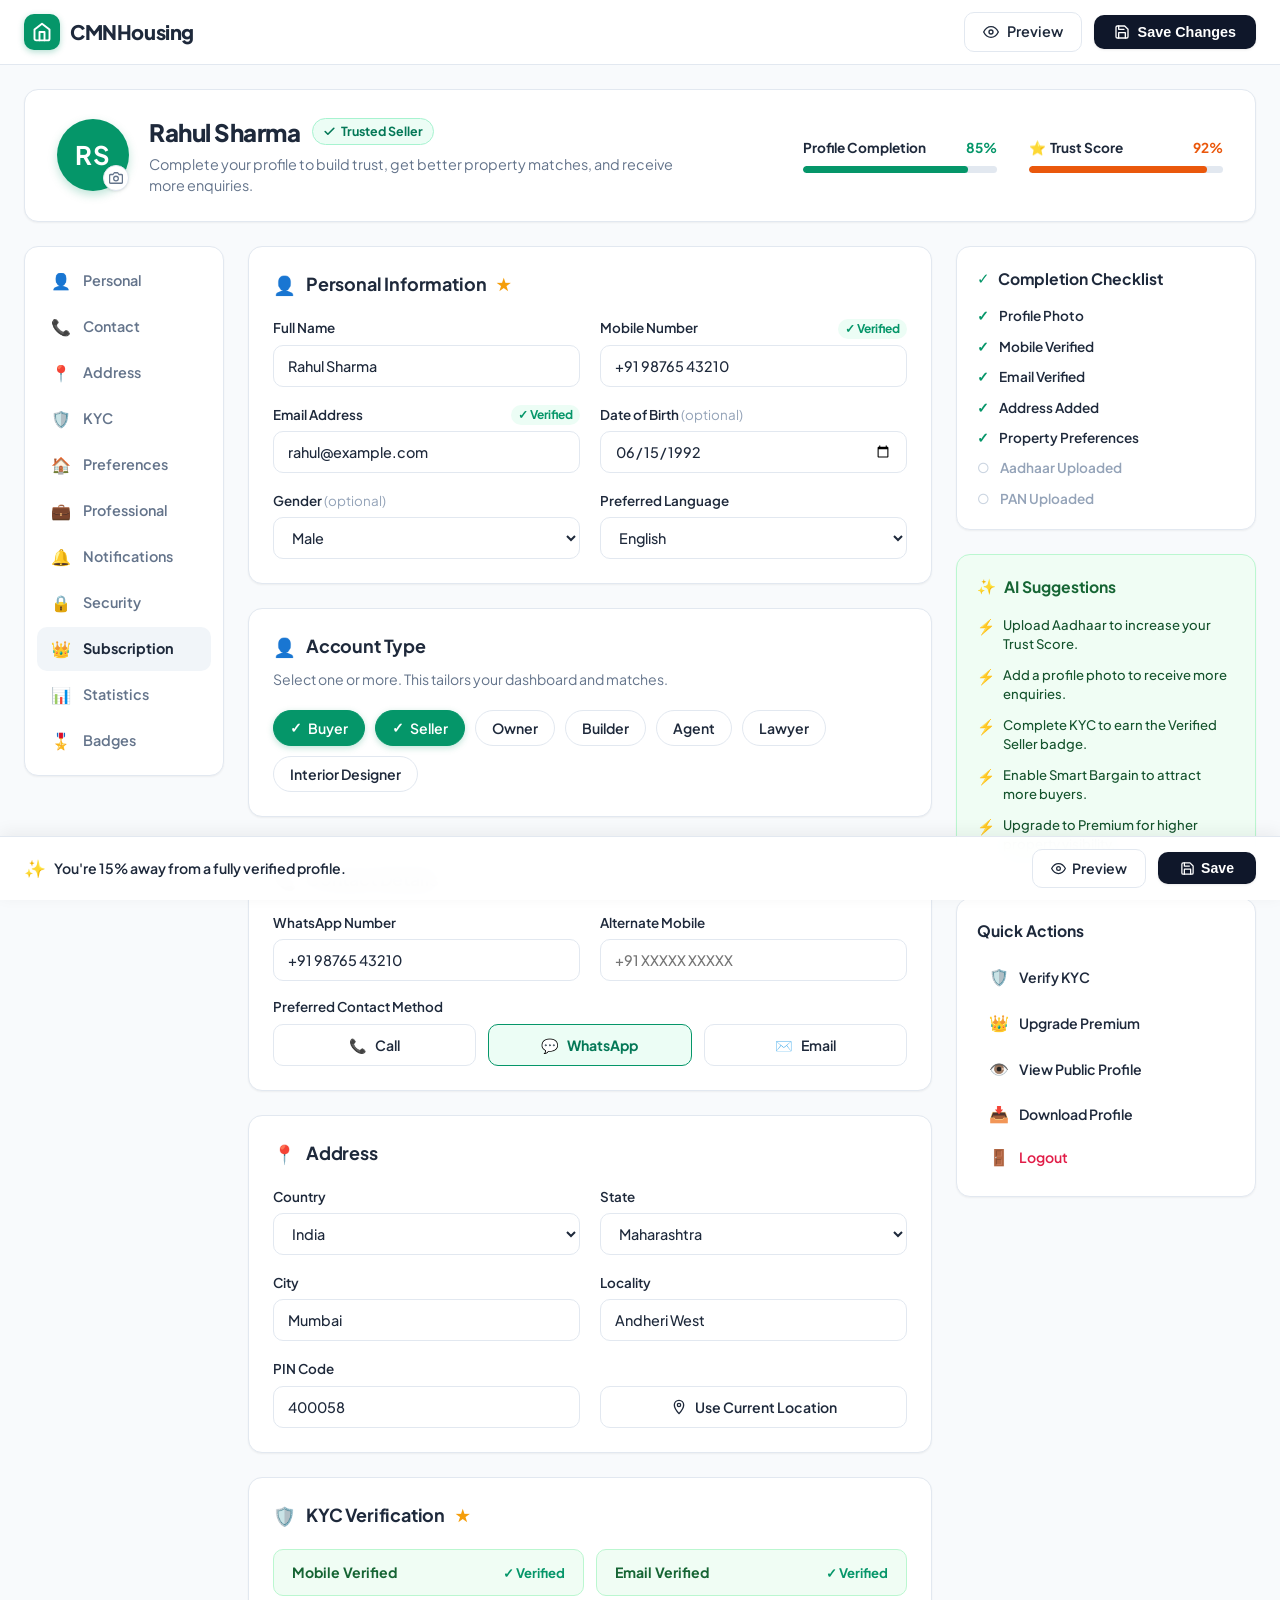
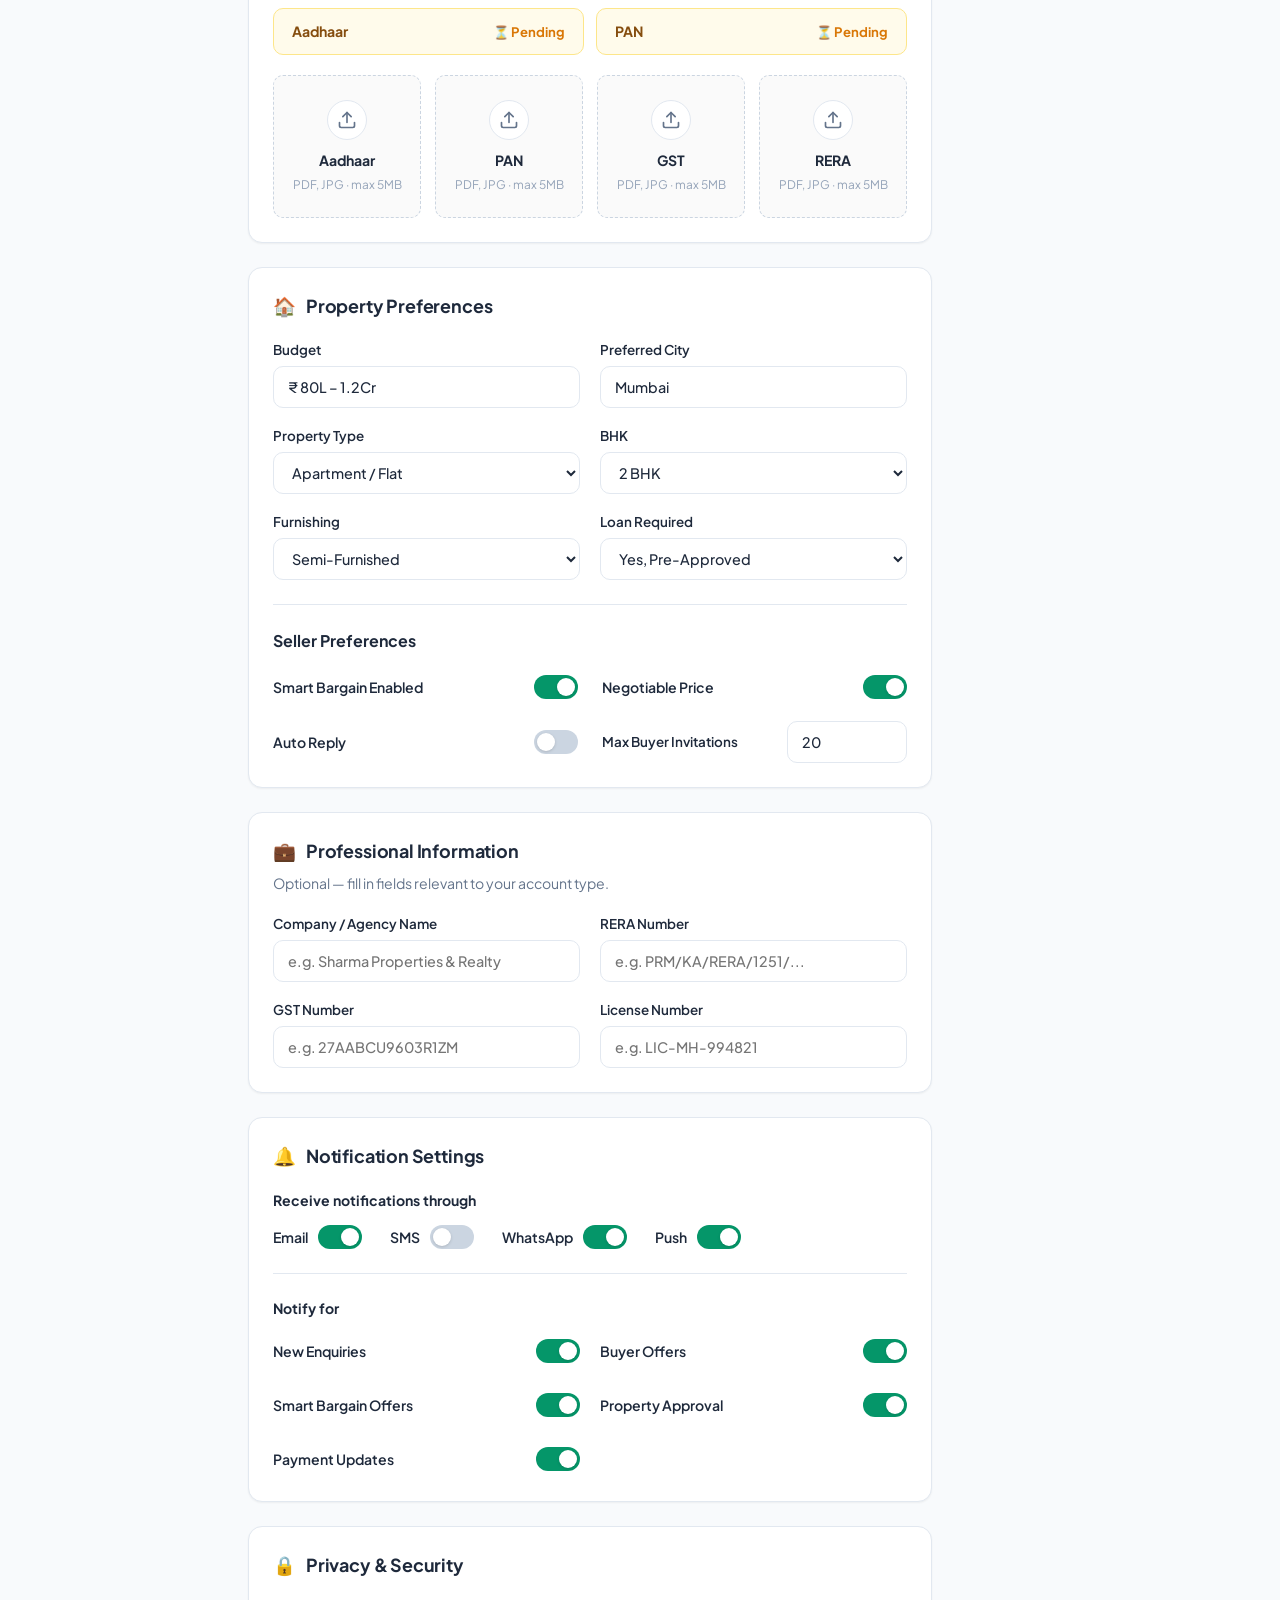
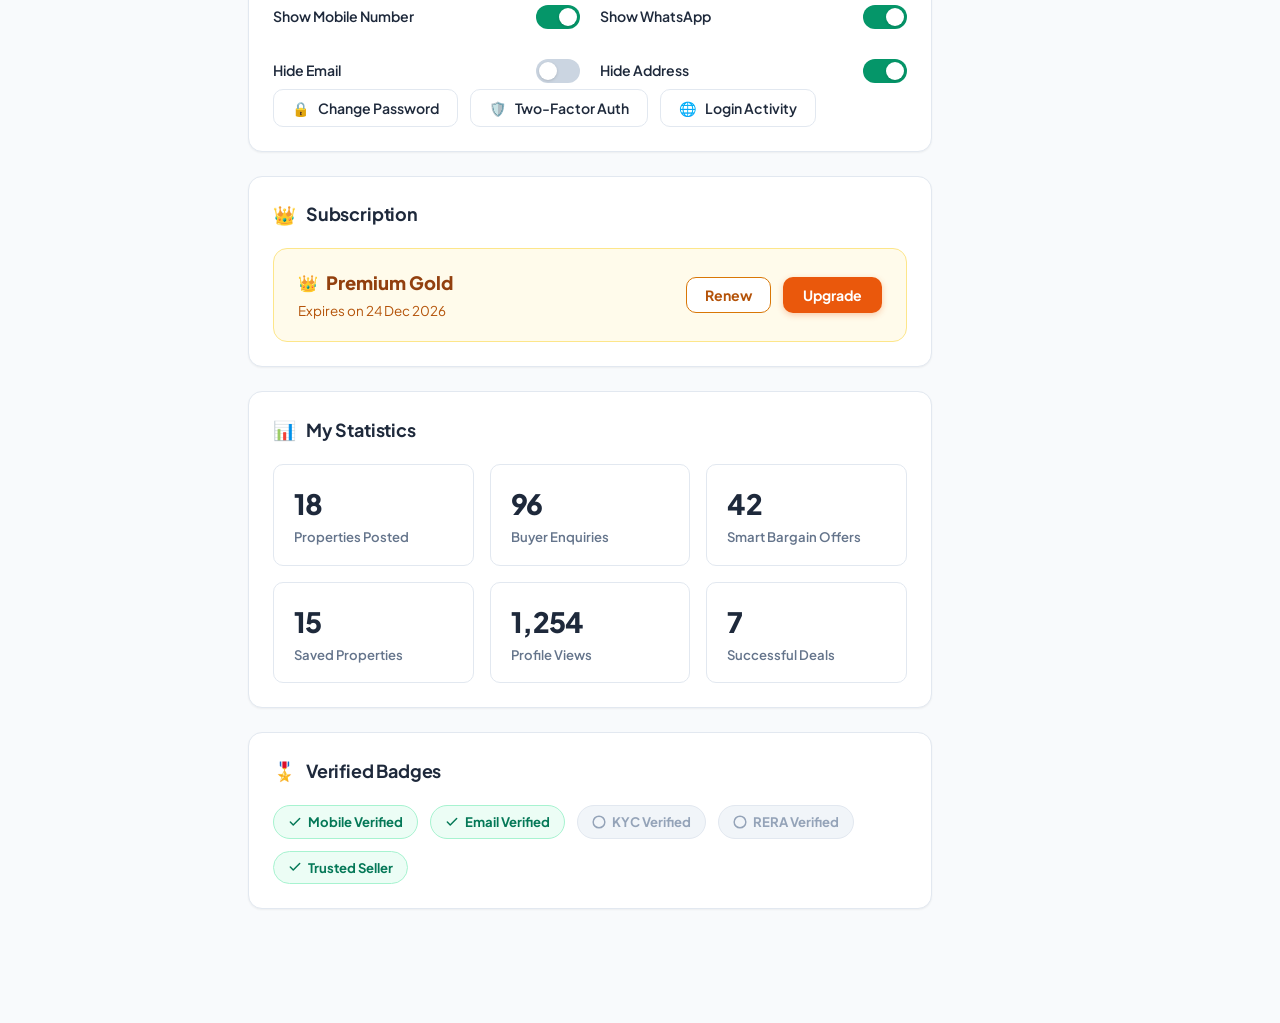
<file: cmn-housing/people.html>
<!DOCTYPE html>
<html lang="en">
<head>
  <meta charset="UTF-8">
  <meta name="viewport" content="width=device-width, initial-scale=1.0">
  <title>Rahul Sharma - Profile & People Dashboard | CMNHousing</title>
  <meta name="description" content="Manage your CMNHousing profile, personal details, KYC verification, preferences, professional credentials, and statistics.">
  
  <!-- Google Fonts -->
  <link rel="preconnect" href="https://fonts.googleapis.com">
  <link rel="preconnect" href="https://fonts.gstatic.com" crossorigin>
  <link href="https://fonts.googleapis.com/css2?family=Plus+Jakarta+Sans:wght@400;500;600;700;800&display=swap" rel="stylesheet">
  
  <!-- Stylesheets -->
  <link rel="stylesheet" href="people.css">
</head>
<body>

  <!-- Top Global Header -->
  <header class="people-header">
    <div class="people-header-container">
      <a href="index.html" class="cmn-brand" aria-label="CMNHousing Home">
        <div class="cmn-brand-icon">
          <svg width="20" height="20" viewBox="0 0 24 24" fill="none" stroke="#ffffff" stroke-width="2.3" stroke-linecap="round" stroke-linejoin="round">
            <path d="M3 9l9-7 9 7v11a2 2 0 0 1-2 2H5a2 2 0 0 1-2-2z"></path>
            <polyline points="9 22 9 12 15 12 15 22"></polyline>
          </svg>
        </div>
        <span class="cmn-brand-name">CMNHousing</span>
      </a>

      <div class="header-action-group">
        <a href="index.html" class="btn-header-outline" id="btnPreviewPublic">
          <svg width="16" height="16" viewBox="0 0 24 24" fill="none" stroke="currentColor" stroke-width="2" stroke-linecap="round" stroke-linejoin="round">
            <path d="M1 12s4-8 11-8 11 8 11 8-4 8-11 8-11-8-11-8z"></path>
            <circle cx="12" cy="12" r="3"></circle>
          </svg>
          <span>Preview</span>
        </a>
        <button type="button" class="btn-header-primary" id="btnHeaderSave">
          <svg width="16" height="16" viewBox="0 0 24 24" fill="none" stroke="currentColor" stroke-width="2" stroke-linecap="round" stroke-linejoin="round">
            <path d="M19 21H5a2 2 0 0 1-2-2V5a2 2 0 0 1 2-2h11l5 5v11a2 2 0 0 1-2 2z"></path>
            <polyline points="17 21 17 13 7 13 7 21"></polyline>
            <polyline points="7 3 7 8 15 8"></polyline>
          </svg>
          <span>Save Changes</span>
        </button>
      </div>
    </div>
  </header>

  <!-- Main People / Profile Page Layout -->
  <main class="people-main-container">

    <!-- Top Profile Banner Card -->
    <section class="profile-banner-card">
      <div class="profile-banner-left">
        <div class="profile-avatar-wrapper">
          <div class="profile-avatar-circle">RS</div>
          <button type="button" class="avatar-camera-btn" title="Change Profile Photo" aria-label="Upload Photo">
            <svg width="14" height="14" viewBox="0 0 24 24" fill="none" stroke="currentColor" stroke-width="2.2" stroke-linecap="round" stroke-linejoin="round">
              <path d="M23 19a2 2 0 0 1-2 2H3a2 2 0 0 1-2-2V8a2 2 0 0 1 2-2h4l2-3h6l2 3h4a2 2 0 0 1 2 2z"></path>
              <circle cx="12" cy="13" r="4"></circle>
            </svg>
          </button>
        </div>

        <div class="profile-info-block">
          <div class="profile-name-row">
            <h1 class="profile-user-name">Rahul Sharma</h1>
            <span class="badge-trusted-seller">
              <svg width="13" height="13" viewBox="0 0 24 24" fill="none" stroke="currentColor" stroke-width="3" stroke-linecap="round" stroke-linejoin="round">
                <polyline points="20 6 9 17 4 12"></polyline>
              </svg>
              <span>Trusted Seller</span>
            </span>
          </div>
          <p class="profile-banner-subtitle">
            Complete your profile to build trust, get better property matches, and receive more enquiries.
          </p>
        </div>
      </div>

      <!-- Profile Progress Metrics -->
      <div class="profile-banner-metrics">
        <!-- Profile Completion -->
        <div class="metric-progress-item">
          <div class="metric-label-row">
            <span class="metric-title">Profile Completion</span>
            <span class="metric-percentage green-text" id="completionVal">85%</span>
          </div>
          <div class="metric-progress-track">
            <div class="metric-progress-bar green-bar" style="width: 85%;"></div>
          </div>
        </div>

        <!-- Trust Score -->
        <div class="metric-progress-item">
          <div class="metric-label-row">
            <span class="metric-title">
              <span class="star-icon">⭐</span> Trust Score
            </span>
            <span class="metric-percentage orange-text" id="trustScoreVal">92%</span>
          </div>
          <div class="metric-progress-track">
            <div class="metric-progress-bar orange-bar" style="width: 92%;"></div>
          </div>
        </div>
      </div>
    </section>

    <!-- 3-Column Dashboard Body -->
    <div class="people-layout-grid">
      
      <!-- LEFT COLUMN: Sticky Navigation Sidebar -->
      <aside class="people-nav-sidebar">
        <nav class="nav-sidebar-menu" aria-label="Profile Sections">
          <a href="#personal" class="nav-sidebar-item active" data-section="personal">
            <span class="nav-item-icon">👤</span>
            <span class="nav-item-text">Personal</span>
          </a>
          <a href="#contact" class="nav-sidebar-item" data-section="contact">
            <span class="nav-item-icon">📞</span>
            <span class="nav-item-text">Contact</span>
          </a>
          <a href="#address" class="nav-sidebar-item" data-section="address">
            <span class="nav-item-icon">📍</span>
            <span class="nav-item-text">Address</span>
          </a>
          <a href="#kyc" class="nav-sidebar-item" data-section="kyc">
            <span class="nav-item-icon">🛡️</span>
            <span class="nav-item-text">KYC</span>
          </a>
          <a href="#preferences" class="nav-sidebar-item" data-section="preferences">
            <span class="nav-item-icon">🏠</span>
            <span class="nav-item-text">Preferences</span>
          </a>
          <a href="#professional" class="nav-sidebar-item" data-section="professional">
            <span class="nav-item-icon">💼</span>
            <span class="nav-item-text">Professional</span>
          </a>
          <a href="#notifications" class="nav-sidebar-item" data-section="notifications">
            <span class="nav-item-icon">🔔</span>
            <span class="nav-item-text">Notifications</span>
          </a>
          <a href="#security" class="nav-sidebar-item" data-section="security">
            <span class="nav-item-icon">🔒</span>
            <span class="nav-item-text">Security</span>
          </a>
          <a href="#subscription" class="nav-sidebar-item" data-section="subscription">
            <span class="nav-item-icon">👑</span>
            <span class="nav-item-text">Subscription</span>
          </a>
          <a href="#statistics" class="nav-sidebar-item" data-section="statistics">
            <span class="nav-item-icon">📊</span>
            <span class="nav-item-text">Statistics</span>
          </a>
          <a href="#badges" class="nav-sidebar-item" data-section="badges">
            <span class="nav-item-icon">🎖️</span>
            <span class="nav-item-text">Badges</span>
          </a>
        </nav>
      </aside>

      <!-- CENTER COLUMN: Forms, Cards & Detailed Settings -->
      <section class="people-content-column">
        
        <!-- 1. Personal Information Card -->
        <article class="people-card" id="personal">
          <div class="card-header-row">
            <div class="card-title-wrap">
              <span class="card-icon-lead">👤</span>
              <h2 class="card-heading">Personal Information</h2>
              <span class="star-accent">★</span>
            </div>
          </div>
          
          <div class="form-grid-2col">
            <div class="form-field-group">
              <label class="form-label" for="fullName">Full Name</label>
              <input type="text" id="fullName" class="form-input" value="Rahul Sharma" placeholder="Enter your full name">
            </div>

            <div class="form-field-group">
              <div class="label-badge-row">
                <label class="form-label" for="mobileNumber">Mobile Number</label>
                <span class="status-pill-verified">✓ Verified</span>
              </div>
              <input type="tel" id="mobileNumber" class="form-input" value="+91 98765 43210" placeholder="+91 XXXXX XXXXX">
            </div>

            <div class="form-field-group">
              <div class="label-badge-row">
                <label class="form-label" for="emailAddress">Email Address</label>
                <span class="status-pill-verified">✓ Verified</span>
              </div>
              <input type="email" id="emailAddress" class="form-input" value="rahul@example.com" placeholder="name@domain.com">
            </div>

            <div class="form-field-group">
              <label class="form-label" for="dob">Date of Birth <span class="optional-tag">(optional)</span></label>
              <input type="date" id="dob" class="form-input" value="1992-06-15">
            </div>

            <div class="form-field-group">
              <label class="form-label" for="gender">Gender <span class="optional-tag">(optional)</span></label>
              <select id="gender" class="form-select">
                <option value="">Select...</option>
                <option value="male" selected>Male</option>
                <option value="female">Female</option>
                <option value="other">Other</option>
                <option value="prefer_not">Prefer not to say</option>
              </select>
            </div>

            <div class="form-field-group">
              <label class="form-label" for="language">Preferred Language</label>
              <select id="language" class="form-select">
                <option value="">Select...</option>
                <option value="en" selected>English</option>
                <option value="hi">Hindi</option>
                <option value="te">Telugu</option>
                <option value="mr">Marathi</option>
                <option value="ta">Tamil</option>
              </select>
            </div>
          </div>
        </article>

        <!-- 2. Account Type Card -->
        <article class="people-card" id="accountTypeCard">
          <div class="card-header-row">
            <div class="card-title-wrap">
              <span class="card-icon-lead">👤</span>
              <h2 class="card-heading">Account Type</h2>
            </div>
          </div>
          <p class="card-description-sub">
            Select one or more. This tailors your dashboard and matches.
          </p>

          <div class="pill-tag-selector" id="accountTypePills">
            <button type="button" class="type-pill selected" data-type="buyer">
              <span class="pill-check">✓</span>
              <span>Buyer</span>
            </button>
            <button type="button" class="type-pill selected" data-type="seller">
              <span class="pill-check">✓</span>
              <span>Seller</span>
            </button>
            <button type="button" class="type-pill" data-type="owner">
              <span class="pill-check">✓</span>
              <span>Owner</span>
            </button>
            <button type="button" class="type-pill" data-type="builder">
              <span class="pill-check">✓</span>
              <span>Builder</span>
            </button>
            <button type="button" class="type-pill" data-type="agent">
              <span class="pill-check">✓</span>
              <span>Agent</span>
            </button>
            <button type="button" class="type-pill" data-type="lawyer">
              <span class="pill-check">✓</span>
              <span>Lawyer</span>
            </button>
            <button type="button" class="type-pill" data-type="designer">
              <span class="pill-check">✓</span>
              <span>Interior Designer</span>
            </button>
          </div>
        </article>

        <!-- 3. Contact Details Card -->
        <article class="people-card" id="contact">
          <div class="card-header-row">
            <div class="card-title-wrap">
              <span class="card-icon-lead">📞</span>
              <h2 class="card-heading">Contact Details</h2>
            </div>
          </div>

          <div class="form-grid-2col">
            <div class="form-field-group">
              <label class="form-label" for="whatsappNumber">WhatsApp Number</label>
              <input type="tel" id="whatsappNumber" class="form-input" value="+91 98765 43210" placeholder="+91 XXXXX XXXXX">
            </div>

            <div class="form-field-group">
              <label class="form-label" for="altMobile">Alternate Mobile</label>
              <input type="tel" id="altMobile" class="form-input" placeholder="+91 XXXXX XXXXX">
            </div>
          </div>

          <div class="form-field-group mt-16">
            <label class="form-label">Preferred Contact Method</label>
            <div class="contact-method-options" id="contactMethodGroup">
              <button type="button" class="method-btn" data-method="call">
                <span class="method-icon">📞</span>
                <span>Call</span>
              </button>
              <button type="button" class="method-btn active" data-method="whatsapp">
                <span class="method-icon">💬</span>
                <span>WhatsApp</span>
              </button>
              <button type="button" class="method-btn" data-method="email">
                <span class="method-icon">✉️</span>
                <span>Email</span>
              </button>
            </div>
          </div>
        </article>

        <!-- 4. Address Card -->
        <article class="people-card" id="address">
          <div class="card-header-row">
            <div class="card-title-wrap">
              <span class="card-icon-lead">📍</span>
              <h2 class="card-heading">Address</h2>
            </div>
          </div>

          <div class="form-grid-2col">
            <div class="form-field-group">
              <label class="form-label" for="countrySelect">Country</label>
              <select id="countrySelect" class="form-select">
                <option value="">Select...</option>
                <option value="IN" selected>India</option>
                <option value="AE">UAE</option>
                <option value="US">United States</option>
                <option value="UK">United Kingdom</option>
              </select>
            </div>

            <div class="form-field-group">
              <label class="form-label" for="stateSelect">State</label>
              <select id="stateSelect" class="form-select">
                <option value="">Select...</option>
                <option value="MH" selected>Maharashtra</option>
                <option value="TG">Telangana</option>
                <option value="KA">Karnataka</option>
                <option value="DL">Delhi</option>
                <option value="TN">Tamil Nadu</option>
              </select>
            </div>

            <div class="form-field-group">
              <label class="form-label" for="cityInput">City</label>
              <input type="text" id="cityInput" class="form-input" value="Mumbai" placeholder="City name">
            </div>

            <div class="form-field-group">
              <label class="form-label" for="localityInput">Locality</label>
              <input type="text" id="localityInput" class="form-input" value="Andheri West" placeholder="Locality or Area">
            </div>

            <div class="form-field-group">
              <label class="form-label" for="pinCode">PIN Code</label>
              <input type="text" id="pinCode" class="form-input" value="400058" placeholder="6-digit PIN">
            </div>

            <div class="form-field-group align-end-btn">
              <button type="button" class="btn-location-action" id="btnCurrentLocation">
                <svg width="16" height="16" viewBox="0 0 24 24" fill="none" stroke="currentColor" stroke-width="2" stroke-linecap="round" stroke-linejoin="round">
                  <path d="M12 2C8.13 2 5 5.13 5 9c0 5.25 7 13 7 13s7-7.75 7-13c0-3.87-3.13-7-7-7z"></path>
                  <circle cx="12" cy="9" r="2.5"></circle>
                </svg>
                <span>Use Current Location</span>
              </button>
            </div>
          </div>
        </article>

        <!-- 5. KYC Verification Card -->
        <article class="people-card" id="kyc">
          <div class="card-header-row">
            <div class="card-title-wrap">
              <span class="card-icon-lead">🛡️</span>
              <h2 class="card-heading">KYC Verification</h2>
              <span class="star-accent">★</span>
            </div>
          </div>

          <!-- Status Grid -->
          <div class="kyc-status-grid">
            <div class="kyc-status-tile verified">
              <span class="kyc-tile-label">Mobile Verified</span>
              <span class="kyc-tile-state">✓ Verified</span>
            </div>
            <div class="kyc-status-tile verified">
              <span class="kyc-tile-label">Email Verified</span>
              <span class="kyc-tile-state">✓ Verified</span>
            </div>
            <div class="kyc-status-tile pending">
              <span class="kyc-tile-label">Aadhaar</span>
              <span class="kyc-tile-state">⏳ Pending</span>
            </div>
            <div class="kyc-status-tile pending">
              <span class="kyc-tile-label">PAN</span>
              <span class="kyc-tile-state">⏳ Pending</span>
            </div>
          </div>

          <!-- Upload Dropzone Grid -->
          <div class="doc-upload-grid">
            <!-- Aadhaar -->
            <div class="doc-upload-box" tabindex="0" role="button" aria-label="Upload Aadhaar card">
              <div class="upload-icon-circle">
                <svg width="20" height="20" viewBox="0 0 24 24" fill="none" stroke="currentColor" stroke-width="2" stroke-linecap="round" stroke-linejoin="round">
                  <path d="M21 15v4a2 2 0 0 1-2 2H5a2 2 0 0 1-2-2v-4"></path>
                  <polyline points="17 8 12 3 7 8"></polyline>
                  <line x1="12" y1="3" x2="12" y2="15"></line>
                </svg>
              </div>
              <span class="upload-doc-title">Aadhaar</span>
              <span class="upload-doc-hint">PDF, JPG · max 5MB</span>
            </div>

            <!-- PAN -->
            <div class="doc-upload-box" tabindex="0" role="button" aria-label="Upload PAN card">
              <div class="upload-icon-circle">
                <svg width="20" height="20" viewBox="0 0 24 24" fill="none" stroke="currentColor" stroke-width="2" stroke-linecap="round" stroke-linejoin="round">
                  <path d="M21 15v4a2 2 0 0 1-2 2H5a2 2 0 0 1-2-2v-4"></path>
                  <polyline points="17 8 12 3 7 8"></polyline>
                  <line x1="12" y1="3" x2="12" y2="15"></line>
                </svg>
              </div>
              <span class="upload-doc-title">PAN</span>
              <span class="upload-doc-hint">PDF, JPG · max 5MB</span>
            </div>

            <!-- GST -->
            <div class="doc-upload-box" tabindex="0" role="button" aria-label="Upload GST certificate">
              <div class="upload-icon-circle">
                <svg width="20" height="20" viewBox="0 0 24 24" fill="none" stroke="currentColor" stroke-width="2" stroke-linecap="round" stroke-linejoin="round">
                  <path d="M21 15v4a2 2 0 0 1-2 2H5a2 2 0 0 1-2-2v-4"></path>
                  <polyline points="17 8 12 3 7 8"></polyline>
                  <line x1="12" y1="3" x2="12" y2="15"></line>
                </svg>
              </div>
              <span class="upload-doc-title">GST</span>
              <span class="upload-doc-hint">PDF, JPG · max 5MB</span>
            </div>

            <!-- RERA -->
            <div class="doc-upload-box" tabindex="0" role="button" aria-label="Upload RERA certificate">
              <div class="upload-icon-circle">
                <svg width="20" height="20" viewBox="0 0 24 24" fill="none" stroke="currentColor" stroke-width="2" stroke-linecap="round" stroke-linejoin="round">
                  <path d="M21 15v4a2 2 0 0 1-2 2H5a2 2 0 0 1-2-2v-4"></path>
                  <polyline points="17 8 12 3 7 8"></polyline>
                  <line x1="12" y1="3" x2="12" y2="15"></line>
                </svg>
              </div>
              <span class="upload-doc-title">RERA</span>
              <span class="upload-doc-hint">PDF, JPG · max 5MB</span>
            </div>
          </div>
        </article>

        <!-- 6. Property Preferences Card -->
        <article class="people-card" id="preferences">
          <div class="card-header-row">
            <div class="card-title-wrap">
              <span class="card-icon-lead">🏠</span>
              <h2 class="card-heading">Property Preferences</h2>
            </div>
          </div>

          <div class="form-grid-2col">
            <div class="form-field-group">
              <label class="form-label" for="prefBudget">Budget</label>
              <input type="text" id="prefBudget" class="form-input" value="₹ 80L – 1.2Cr" placeholder="e.g. ₹ 70L – 1Cr">
            </div>

            <div class="form-field-group">
              <label class="form-label" for="prefCity">Preferred City</label>
              <input type="text" id="prefCity" class="form-input" value="Mumbai" placeholder="City name">
            </div>

            <div class="form-field-group">
              <label class="form-label" for="prefType">Property Type</label>
              <select id="prefType" class="form-select">
                <option value="">Select...</option>
                <option value="apartment" selected>Apartment / Flat</option>
                <option value="villa">Independent Villa</option>
                <option value="plot">Residential Plot</option>
                <option value="commercial">Commercial Space</option>
              </select>
            </div>

            <div class="form-field-group">
              <label class="form-label" for="prefBhk">BHK</label>
              <select id="prefBhk" class="form-select">
                <option value="">Select...</option>
                <option value="1">1 BHK</option>
                <option value="2" selected>2 BHK</option>
                <option value="3">3 BHK</option>
                <option value="4+">4+ BHK</option>
              </select>
            </div>

            <div class="form-field-group">
              <label class="form-label" for="prefFurnishing">Furnishing</label>
              <select id="prefFurnishing" class="form-select">
                <option value="">Select...</option>
                <option value="fully">Fully Furnished</option>
                <option value="semi" selected>Semi-Furnished</option>
                <option value="unfurnished">Unfurnished</option>
              </select>
            </div>

            <div class="form-field-group">
              <label class="form-label" for="prefLoan">Loan Required</label>
              <select id="prefLoan" class="form-select">
                <option value="">Select...</option>
                <option value="yes" selected>Yes, Pre-Approved</option>
                <option value="exploring">Exploring Loan Offers</option>
                <option value="no">No (Self-Funded)</option>
              </select>
            </div>
          </div>

          <!-- Seller Preferences Sub-Section -->
          <div class="sub-section-divider"></div>
          <h3 class="sub-section-title">Seller Preferences</h3>
          
          <div class="toggle-switch-grid">
            <div class="toggle-control-item">
              <span class="toggle-label-text">Smart Bargain Enabled</span>
              <label class="switch">
                <input type="checkbox" checked id="toggleSmartBargain">
                <span class="slider round"></span>
              </label>
            </div>

            <div class="toggle-control-item">
              <span class="toggle-label-text">Negotiable Price</span>
              <label class="switch">
                <input type="checkbox" checked id="toggleNegotiable">
                <span class="slider round"></span>
              </label>
            </div>

            <div class="toggle-control-item">
              <span class="toggle-label-text">Auto Reply</span>
              <label class="switch">
                <input type="checkbox" id="toggleAutoReply">
                <span class="slider round"></span>
              </label>
            </div>

            <div class="form-field-group inline-field">
              <label class="form-label" for="maxBuyerInvites">Max Buyer Invitations</label>
              <input type="number" id="maxBuyerInvites" class="form-input narrow-input" value="20" min="1" max="100">
            </div>
          </div>
        </article>

        <!-- 7. Professional Information Card -->
        <article class="people-card" id="professional">
          <div class="card-header-row">
            <div class="card-title-wrap">
              <span class="card-icon-lead">💼</span>
              <h2 class="card-heading">Professional Information</h2>
            </div>
          </div>
          <p class="card-description-sub">
            Optional — fill in fields relevant to your account type.
          </p>

          <div class="form-grid-2col">
            <div class="form-field-group">
              <label class="form-label" for="companyName">Company / Agency Name</label>
              <input type="text" id="companyName" class="form-input" placeholder="e.g. Sharma Properties & Realty">
            </div>

            <div class="form-field-group">
              <label class="form-label" for="reraNumber">RERA Number</label>
              <input type="text" id="reraNumber" class="form-input" placeholder="e.g. PRM/KA/RERA/1251/...">
            </div>

            <div class="form-field-group">
              <label class="form-label" for="gstNumber">GST Number</label>
              <input type="text" id="gstNumber" class="form-input" placeholder="e.g. 27AABCU9603R1ZM">
            </div>

            <div class="form-field-group">
              <label class="form-label" for="licenseNumber">License Number</label>
              <input type="text" id="licenseNumber" class="form-input" placeholder="e.g. LIC-MH-994821">
            </div>
          </div>
        </article>

        <!-- 8. Notification Settings Card -->
        <article class="people-card" id="notifications">
          <div class="card-header-row">
            <div class="card-title-wrap">
              <span class="card-icon-lead">🔔</span>
              <h2 class="card-heading">Notification Settings</h2>
            </div>
          </div>

          <div class="notification-channel-block">
            <span class="channel-title">Receive notifications through</span>
            <div class="channel-toggles-row">
              <div class="channel-toggle-item">
                <span class="channel-name">Email</span>
                <label class="switch">
                  <input type="checkbox" checked>
                  <span class="slider round"></span>
                </label>
              </div>

              <div class="channel-toggle-item">
                <span class="channel-name">SMS</span>
                <label class="switch">
                  <input type="checkbox">
                  <span class="slider round"></span>
                </label>
              </div>

              <div class="channel-toggle-item">
                <span class="channel-name">WhatsApp</span>
                <label class="switch">
                  <input type="checkbox" checked>
                  <span class="slider round"></span>
                </label>
              </div>

              <div class="channel-toggle-item">
                <span class="channel-name">Push</span>
                <label class="switch">
                  <input type="checkbox" checked>
                  <span class="slider round"></span>
                </label>
              </div>
            </div>
          </div>

          <div class="sub-section-divider"></div>

          <div class="notification-topics-block">
            <span class="channel-title">Notify for</span>
            <div class="form-grid-2col">
              <div class="toggle-control-item">
                <span class="toggle-label-text">New Enquiries</span>
                <label class="switch">
                  <input type="checkbox" checked>
                  <span class="slider round"></span>
                </label>
              </div>

              <div class="toggle-control-item">
                <span class="toggle-label-text">Buyer Offers</span>
                <label class="switch">
                  <input type="checkbox" checked>
                  <span class="slider round"></span>
                </label>
              </div>

              <div class="toggle-control-item">
                <span class="toggle-label-text">Smart Bargain Offers</span>
                <label class="switch">
                  <input type="checkbox" checked>
                  <span class="slider round"></span>
                </label>
              </div>

              <div class="toggle-control-item">
                <span class="toggle-label-text">Property Approval</span>
                <label class="switch">
                  <input type="checkbox" checked>
                  <span class="slider round"></span>
                </label>
              </div>

              <div class="toggle-control-item">
                <span class="toggle-label-text">Payment Updates</span>
                <label class="switch">
                  <input type="checkbox" checked>
                  <span class="slider round"></span>
                </label>
              </div>
            </div>
          </div>
        </article>

        <!-- 9. Privacy & Security Card -->
        <article class="people-card" id="security">
          <div class="card-header-row">
            <div class="card-title-wrap">
              <span class="card-icon-lead">🔒</span>
              <h2 class="card-heading">Privacy & Security</h2>
            </div>
          </div>

          <div class="form-grid-2col mb-20">
            <div class="toggle-control-item">
              <span class="toggle-label-text">Show Mobile Number</span>
              <label class="switch">
                <input type="checkbox" checked>
                <span class="slider round"></span>
              </label>
            </div>

            <div class="toggle-control-item">
              <span class="toggle-label-text">Show WhatsApp</span>
              <label class="switch">
                <input type="checkbox" checked>
                <span class="slider round"></span>
              </label>
            </div>

            <div class="toggle-control-item">
              <span class="toggle-label-text">Hide Email</span>
              <label class="switch">
                <input type="checkbox">
                <span class="slider round"></span>
              </label>
            </div>

            <div class="toggle-control-item">
              <span class="toggle-label-text">Hide Address</span>
              <label class="switch">
                <input type="checkbox" checked>
                <span class="slider round"></span>
              </label>
            </div>
          </div>

          <div class="security-action-buttons">
            <button type="button" class="btn-security-action">
              <span class="btn-sec-icon">🔒</span>
              <span>Change Password</span>
            </button>
            <button type="button" class="btn-security-action">
              <span class="btn-sec-icon">🛡️</span>
              <span>Two-Factor Auth</span>
            </button>
            <button type="button" class="btn-security-action">
              <span class="btn-sec-icon">🌐</span>
              <span>Login Activity</span>
            </button>
          </div>
        </article>

        <!-- 10. Subscription Card -->
        <article class="people-card" id="subscription">
          <div class="card-header-row">
            <div class="card-title-wrap">
              <span class="card-icon-lead">👑</span>
              <h2 class="card-heading">Subscription</h2>
            </div>
          </div>

          <div class="subscription-highlight-box">
            <div class="plan-info-group">
              <div class="plan-name-row">
                <span class="plan-crown">👑</span>
                <span class="plan-title">Premium Gold</span>
              </div>
              <span class="plan-expiry-text">Expires on 24 Dec 2026</span>
            </div>

            <div class="plan-btn-group">
              <button type="button" class="btn-plan-renew">Renew</button>
              <button type="button" class="btn-plan-upgrade">Upgrade</button>
            </div>
          </div>
        </article>

        <!-- 11. My Statistics Card -->
        <article class="people-card" id="statistics">
          <div class="card-header-row">
            <div class="card-title-wrap">
              <span class="card-icon-lead">📊</span>
              <h2 class="card-heading">My Statistics</h2>
            </div>
          </div>

          <div class="stats-kpi-grid">
            <div class="stat-kpi-card">
              <span class="kpi-number">18</span>
              <span class="kpi-label">Properties Posted</span>
            </div>
            <div class="stat-kpi-card">
              <span class="kpi-number">96</span>
              <span class="kpi-label">Buyer Enquiries</span>
            </div>
            <div class="stat-kpi-card">
              <span class="kpi-number">42</span>
              <span class="kpi-label">Smart Bargain Offers</span>
            </div>
            <div class="stat-kpi-card">
              <span class="kpi-number">15</span>
              <span class="kpi-label">Saved Properties</span>
            </div>
            <div class="stat-kpi-card">
              <span class="kpi-number">1,254</span>
              <span class="kpi-label">Profile Views</span>
            </div>
            <div class="stat-kpi-card">
              <span class="kpi-number">7</span>
              <span class="kpi-label">Successful Deals</span>
            </div>
          </div>
        </article>

        <!-- 12. Verified Badges Card -->
        <article class="people-card" id="badges">
          <div class="card-header-row">
            <div class="card-title-wrap">
              <span class="card-icon-lead">🎖️</span>
              <h2 class="card-heading">Verified Badges</h2>
            </div>
          </div>

          <div class="badges-badge-grid">
            <div class="badge-item active">
              <svg width="14" height="14" viewBox="0 0 24 24" fill="none" stroke="currentColor" stroke-width="2.5" stroke-linecap="round" stroke-linejoin="round">
                <polyline points="20 6 9 17 4 12"></polyline>
              </svg>
              <span>Mobile Verified</span>
            </div>

            <div class="badge-item active">
              <svg width="14" height="14" viewBox="0 0 24 24" fill="none" stroke="currentColor" stroke-width="2.5" stroke-linecap="round" stroke-linejoin="round">
                <polyline points="20 6 9 17 4 12"></polyline>
              </svg>
              <span>Email Verified</span>
            </div>

            <div class="badge-item muted">
              <svg width="14" height="14" viewBox="0 0 24 24" fill="none" stroke="currentColor" stroke-width="2.5" stroke-linecap="round" stroke-linejoin="round">
                <circle cx="12" cy="12" r="10"></circle>
              </svg>
              <span>KYC Verified</span>
            </div>

            <div class="badge-item muted">
              <svg width="14" height="14" viewBox="0 0 24 24" fill="none" stroke="currentColor" stroke-width="2.5" stroke-linecap="round" stroke-linejoin="round">
                <circle cx="12" cy="12" r="10"></circle>
              </svg>
              <span>RERA Verified</span>
            </div>

            <div class="badge-item active">
              <svg width="14" height="14" viewBox="0 0 24 24" fill="none" stroke="currentColor" stroke-width="2.5" stroke-linecap="round" stroke-linejoin="round">
                <polyline points="20 6 9 17 4 12"></polyline>
              </svg>
              <span>Trusted Seller</span>
            </div>
          </div>
        </article>

      </section>

      <!-- RIGHT COLUMN: Checklist & AI Widgets Sidebar -->
      <aside class="people-widgets-column">

        <!-- Completion Checklist Card -->
        <div class="widget-card">
          <div class="widget-header">
            <span class="widget-icon">✓</span>
            <h3 class="widget-title">Completion Checklist</h3>
          </div>

          <ul class="checklist-list" id="profileChecklist">
            <li class="checklist-item checked">
              <span class="check-box-circle">✓</span>
              <span>Profile Photo</span>
            </li>
            <li class="checklist-item checked">
              <span class="check-box-circle">✓</span>
              <span>Mobile Verified</span>
            </li>
            <li class="checklist-item checked">
              <span class="check-box-circle">✓</span>
              <span>Email Verified</span>
            </li>
            <li class="checklist-item checked">
              <span class="check-box-circle">✓</span>
              <span>Address Added</span>
            </li>
            <li class="checklist-item checked">
              <span class="check-box-circle">✓</span>
              <span>Property Preferences</span>
            </li>
            <li class="checklist-item pending">
              <span class="check-box-circle">○</span>
              <span>Aadhaar Uploaded</span>
            </li>
            <li class="checklist-item pending">
              <span class="check-box-circle">○</span>
              <span>PAN Uploaded</span>
            </li>
          </ul>
        </div>

        <!-- AI Suggestions Card (Mint Theme) -->
        <div class="widget-card ai-suggestions-card">
          <div class="widget-header">
            <span class="widget-icon green-star">✨</span>
            <h3 class="widget-title green-title">AI Suggestions</h3>
          </div>

          <div class="ai-suggestions-list">
            <div class="ai-suggestion-item">
              <span class="ai-bolt-icon">⚡</span>
              <span class="ai-text">Upload Aadhaar to increase your Trust Score.</span>
            </div>
            <div class="ai-suggestion-item">
              <span class="ai-bolt-icon">⚡</span>
              <span class="ai-text">Add a profile photo to receive more enquiries.</span>
            </div>
            <div class="ai-suggestion-item">
              <span class="ai-bolt-icon">⚡</span>
              <span class="ai-text">Complete KYC to earn the Verified Seller badge.</span>
            </div>
            <div class="ai-suggestion-item">
              <span class="ai-bolt-icon">⚡</span>
              <span class="ai-text">Enable Smart Bargain to attract more buyers.</span>
            </div>
            <div class="ai-suggestion-item">
              <span class="ai-bolt-icon">⚡</span>
              <span class="ai-text">Upgrade to Premium for higher property visibility.</span>
            </div>
          </div>
        </div>

        <!-- Quick Actions Card -->
        <div class="widget-card">
          <h3 class="widget-title no-icon">Quick Actions</h3>

          <div class="quick-actions-list">
            <a href="#kyc" class="quick-action-link">
              <span class="qa-icon">🛡️</span>
              <span>Verify KYC</span>
            </a>
            <a href="#subscription" class="quick-action-link">
              <span class="qa-icon">👑</span>
              <span>Upgrade Premium</span>
            </a>
            <a href="index.html" class="quick-action-link">
              <span class="qa-icon">👁️</span>
              <span>View Public Profile</span>
            </a>
            <button type="button" class="quick-action-link btn-like" id="btnDownloadProfile">
              <span class="qa-icon">📥</span>
              <span>Download Profile</span>
            </button>
            <button type="button" class="quick-action-link btn-like text-danger" id="btnLogout">
              <span class="qa-icon">🚪</span>
              <span>Logout</span>
            </button>
          </div>
        </div>

      </aside>

    </div>
  </main>

  <!-- Sticky Bottom Verification Action Bar -->
  <aside class="sticky-bottom-bar" id="stickyBottomBar">
    <div class="sticky-bar-container">
      <div class="sticky-bar-left">
        <span class="sparkle-lead">✨</span>
        <span class="sticky-alert-text">You're 15% away from a fully verified profile.</span>
      </div>

      <div class="sticky-bar-actions">
        <a href="index.html" class="btn-bottom-preview">
          <svg width="15" height="15" viewBox="0 0 24 24" fill="none" stroke="currentColor" stroke-width="2" stroke-linecap="round" stroke-linejoin="round">
            <path d="M1 12s4-8 11-8 11 8 11 8-4 8-11 8-11-8-11-8z"></path>
            <circle cx="12" cy="12" r="3"></circle>
          </svg>
          <span>Preview</span>
        </a>
        <button type="button" class="btn-bottom-save" id="btnBottomSave">
          <svg width="15" height="15" viewBox="0 0 24 24" fill="none" stroke="currentColor" stroke-width="2" stroke-linecap="round" stroke-linejoin="round">
            <path d="M19 21H5a2 2 0 0 1-2-2V5a2 2 0 0 1 2-2h11l5 5v11a2 2 0 0 1-2 2z"></path>
            <polyline points="17 21 17 13 7 13 7 21"></polyline>
            <polyline points="7 3 7 8 15 8"></polyline>
          </svg>
          <span>Save</span>
        </button>
      </div>
    </div>
  </aside>

  <!-- Toast Notification Container -->
  <div class="toast-container" id="toastContainer" aria-live="polite"></div>

  <!-- JavaScript -->
  <script src="people.js"></script>
</body>
</html>
</file>
<file: cmn-housing/styles.css>
/* ==========================================================================
   HousingDirect - Modern Real Estate Details & Bargain Negotiation Stylesheet
   ========================================================================== */

:root {
  /* Colors */
  --bg-page: #f8f9fb;
  --bg-card: #ffffff;
  --bg-subtle: #f3f4f6;
  --border-color: #ebeef2;
  --border-focus: #1b5e39;

  /* Typography Colors */
  --text-primary: #111827;
  --text-secondary: #4b5563;
  --text-muted: #6b7280;
  --text-light: #9ca3af;

  /* Brand / Action Greens */
  --primary-green: #1b5e39;
  --primary-green-hover: #154a2d;
  --accent-green: #15803d;
  --accent-green-light: #ecfdf5;
  --accent-green-border: #a7f3d0;

  /* Alerts & Accents */
  --warning-bg: #fffbeb;
  --warning-border: #fef3c7;
  --warning-text: #92400e;
  
  --orange-badge-bg: #fff7ed;
  --orange-badge-text: #c2410c;

  --dark-btn-bg: #18181b;
  --dark-btn-hover: #27272a;

  /* Typography */
  --font-family: 'Plus Jakarta Sans', -apple-system, BlinkMacSystemFont, 'Segoe UI', Roboto, Helvetica, Arial, sans-serif;

  /* Layout & Radii */
  --radius-sm: 8px;
  --radius-md: 12px;
  --radius-lg: 16px;
  --radius-xl: 20px;
  --shadow-card: 0 1px 4px rgba(0, 0, 0, 0.04), 0 4px 16px rgba(0, 0, 0, 0.02);
  --shadow-hover: 0 6px 20px rgba(0, 0, 0, 0.06);
  --transition: all 0.2s cubic-bezier(0.4, 0, 0.2, 1);
}

/* Reset & Base Setup */
*, *::before, *::after {
  box-sizing: border-box;
  margin: 0;
  padding: 0;
}

body {
  font-family: var(--font-family);
  background-color: var(--bg-page);
  color: var(--text-primary);
  line-height: 1.5;
  -webkit-font-smoothing: antialiased;
  -moz-osx-font-smoothing: grayscale;
  padding-bottom: 60px;
}

/* Navbar */
.navbar {
  background-color: var(--bg-card);
  border-bottom: 1px solid var(--border-color);
  position: sticky;
  top: 0;
  z-index: 50;
  padding: 12px 0;
}

.nav-container {
  max-width: 1240px;
  margin: 0 auto;
  padding: 0 20px;
  display: flex;
  align-items: center;
  justify-content: space-between;
}

.nav-brand {
  display: flex;
  align-items: center;
  gap: 10px;
  color: var(--primary-green);
  text-decoration: none;
  font-weight: 800;
  font-size: 1.25rem;
}

.logo-icon {
  display: flex;
  align-items: center;
  justify-content: center;
  width: 36px;
  height: 36px;
  background: var(--accent-green-light);
  border-radius: var(--radius-sm);
  color: var(--primary-green);
}

.brand-text span {
  color: var(--text-primary);
  font-weight: 600;
}

.nav-actions {
  display: flex;
  align-items: center;
  gap: 8px;
}

.nav-btn-icon {
  display: flex;
  align-items: center;
  justify-content: center;
  width: 40px;
  height: 40px;
  border-radius: 50%;
  border: 1px solid var(--border-color);
  background: var(--bg-card);
  color: var(--text-secondary);
  cursor: pointer;
  transition: var(--transition);
}

.nav-btn-icon:hover {
  background: var(--bg-subtle);
  color: var(--text-primary);
  border-color: #d1d5db;
}

/* Page Layout */
.page-container {
  max-width: 1240px;
  margin: 24px auto 0;
  padding: 0 20px;
}

.property-grid {
  display: grid;
  grid-template-columns: 1fr 400px;
  gap: 24px;
  align-items: start;
}

/* Columns */
.left-column {
  display: flex;
  flex-direction: column;
  gap: 20px;
}

.right-column {
  display: flex;
  flex-direction: column;
  gap: 20px;
  position: sticky;
  top: 80px;
}

/* Base Card Style */
.card {
  background-color: var(--bg-card);
  border: 1px solid var(--border-color);
  border-radius: var(--radius-lg);
  padding: 24px;
  box-shadow: var(--shadow-card);
  transition: var(--transition);
}

.card:hover {
  border-color: #e2e5ea;
}

.section-title {
  font-size: 1.15rem;
  font-weight: 700;
  color: var(--text-primary);
  margin-bottom: 16px;
  letter-spacing: -0.01em;
}

/* Hero Image Slider */
.hero-image-slider-wrapper {
  display: flex;
  flex-direction: column;
  gap: 12px;
  width: 100%;
}

.hero-image-card {
  position: relative;
  width: 100%;
  height: 440px;
  border-radius: var(--radius-lg);
  overflow: hidden;
  box-shadow: 0 10px 30px -10px rgba(0, 0, 0, 0.12), 0 2px 8px rgba(0, 0, 0, 0.04);
  background-color: #18181b;
  user-select: none;
  touch-action: pan-y;
}

/* Slider Track & Slides */
.slider-track {
  display: flex;
  width: 100%;
  height: 100%;
  transition: transform 0.75s cubic-bezier(0.25, 1, 0.35, 1);
  will-change: transform;
}

.slider-slide {
  flex: 0 0 100%;
  width: 100%;
  height: 100%;
  min-width: 100%;
  position: relative;
  cursor: zoom-in;
  overflow: hidden;
}

.slider-slide.active {
  z-index: 2;
}

.property-image {
  width: 100%;
  height: 100%;
  object-fit: cover;
  display: block;
}


/* Slider Badges */
.hero-badge-top-left {
  position: absolute;
  top: 16px;
  left: 16px;
  display: flex;
  align-items: center;
  gap: 6px;
  background: rgba(255, 255, 255, 0.95);
  backdrop-filter: blur(12px);
  -webkit-backdrop-filter: blur(12px);
  color: var(--accent-green);
  padding: 7px 14px;
  border-radius: 30px;
  font-size: 0.85rem;
  font-weight: 700;
  box-shadow: 0 4px 14px rgba(0, 0, 0, 0.12);
  z-index: 10;
}

.hero-badges-top-right {
  position: absolute;
  top: 16px;
  right: 16px;
  display: flex;
  align-items: center;
  gap: 8px;
  z-index: 10;
}

.slider-btn-action {
  width: 38px;
  height: 38px;
  border-radius: 50%;
  background: rgba(17, 24, 39, 0.75);
  backdrop-filter: blur(10px);
  -webkit-backdrop-filter: blur(10px);
  border: 1px solid rgba(255, 255, 255, 0.2);
  color: #ffffff;
  display: flex;
  align-items: center;
  justify-content: center;
  cursor: pointer;
  transition: var(--transition);
}

.slider-btn-action:hover {
  background: rgba(17, 24, 39, 0.95);
  transform: scale(1.08);
  border-color: rgba(255, 255, 255, 0.5);
}

/* Slider Nav Arrows */
.slider-nav-btn {
  position: absolute;
  top: 50%;
  transform: translateY(-50%);
  width: 44px;
  height: 44px;
  border-radius: 50%;
  background: rgba(255, 255, 255, 0.9);
  backdrop-filter: blur(8px);
  -webkit-backdrop-filter: blur(8px);
  border: 1px solid rgba(255, 255, 255, 0.8);
  color: var(--text-primary);
  display: flex;
  align-items: center;
  justify-content: center;
  cursor: pointer;
  box-shadow: 0 4px 16px rgba(0, 0, 0, 0.15);
  transition: var(--transition);
  z-index: 10;
  opacity: 0;
  visibility: hidden;
}

.hero-image-card:hover .slider-nav-btn {
  opacity: 1;
  visibility: visible;
}

.slider-nav-btn.prev {
  left: 16px;
}

.slider-nav-btn.next {
  right: 16px;
}

.slider-nav-btn:hover {
  background: #ffffff;
  transform: translateY(-50%) scale(1.1);
  color: var(--primary-green);
  box-shadow: 0 6px 20px rgba(0, 0, 0, 0.22);
}

.slider-nav-btn:active {
  transform: translateY(-50%) scale(0.95);
}

.slider-nav-btn svg,
.cmn-modal-nav-arrow svg,
.cmn-tool-btn svg {
  pointer-events: none;
}

/* Photo Counter Badge */
.hero-badge-bottom-right {
  position: absolute;
  bottom: 16px;
  right: 16px;
  background: rgba(17, 24, 39, 0.82);
  backdrop-filter: blur(10px);
  -webkit-backdrop-filter: blur(10px);
  color: #ffffff;
  padding: 6px 14px;
  border-radius: 20px;
  font-size: 0.82rem;
  font-weight: 600;
  display: flex;
  align-items: center;
  gap: 6px;
  border: 1px solid rgba(255, 255, 255, 0.15);
  box-shadow: 0 4px 12px rgba(0, 0, 0, 0.2);
  z-index: 10;
}

/* Dots Indicator */
.slider-dots {
  position: absolute;
  bottom: 18px;
  left: 50%;
  transform: translateX(-50%);
  display: flex;
  align-items: center;
  gap: 8px;
  z-index: 10;
  background: rgba(0, 0, 0, 0.35);
  backdrop-filter: blur(8px);
  -webkit-backdrop-filter: blur(8px);
  padding: 6px 12px;
  border-radius: 20px;
}

.slider-dot {
  width: 8px;
  height: 8px;
  border-radius: 50%;
  background: rgba(255, 255, 255, 0.5);
  border: none;
  cursor: pointer;
  padding: 0;
  transition: all 0.3s cubic-bezier(0.4, 0, 0.2, 1);
}

.slider-dot:hover {
  background: rgba(255, 255, 255, 0.8);
}

.slider-dot.active {
  width: 24px;
  border-radius: 6px;
  background: #ffffff;
}

/* Thumbnail Navigation Strip */
/* ==========================================================================
/* Property Header Card & Specs */
.property-title {
  font-size: 1.6rem;
  font-weight: 800;
  color: var(--text-primary);
  letter-spacing: -0.02em;
  margin-bottom: 8px;
}

.property-subtitle {
  display: flex;
  align-items: center;
  gap: 8px;
  font-size: 0.95rem;
  color: var(--text-secondary);
  margin-bottom: 24px;
}

.property-subtitle .divider {
  color: var(--text-light);
}

.specs-grid {
  display: grid;
  grid-template-columns: repeat(4, 1fr);
  gap: 12px;
}

.spec-item {
  background-color: var(--bg-subtle);
  border-radius: var(--radius-md);
  padding: 14px 16px;
  display: flex;
  flex-direction: column;
  gap: 4px;
}

.spec-label {
  font-size: 0.8rem;
  color: var(--text-muted);
  font-weight: 500;
}

.spec-value {
  font-size: 1.05rem;
  font-weight: 700;
  color: var(--text-primary);
}

/* Description Text */
.description-text {
  font-size: 0.95rem;
  color: var(--text-secondary);
  line-height: 1.65;
}

/* Amenities Grid */
.amenities-grid {
  display: grid;
  grid-template-columns: repeat(3, 1fr);
  row-gap: 16px;
  column-gap: 20px;
}

.amenity-item {
  display: flex;
  align-items: center;
  gap: 10px;
}

.checkbox-icon {
  display: inline-flex;
  align-items: center;
  justify-content: center;
  width: 20px;
  height: 20px;
  background-color: #22c55e;
  color: #ffffff;
  border-radius: 4px;
  font-size: 12px;
  font-weight: 900;
}

.amenity-name {
  font-size: 0.95rem;
  font-weight: 500;
  color: var(--text-primary);
}

/* Location Map Card */
.map-placeholder {
  width: 100%;
  height: 220px;
  background-color: #eceff2;
  border-radius: var(--radius-md);
  display: flex;
  align-items: center;
  justify-content: center;
  position: relative;
  overflow: hidden;
  background-image: radial-gradient(#d1d5db 1px, transparent 1px);
  background-size: 16px 16px;
}

.map-inner {
  display: flex;
  flex-direction: column;
  align-items: center;
  gap: 6px;
  z-index: 2;
}

.map-pin-pulse {
  animation: floatPin 2s infinite ease-in-out;
}

@keyframes floatPin {
  0%, 100% { transform: translateY(0); }
  50% { transform: translateY(-6px); }
}

.map-text {
  font-size: 0.95rem;
  font-weight: 600;
  color: var(--text-secondary);
}

.map-subtext {
  font-size: 0.8rem;
  color: var(--text-muted);
}

/* Similar Properties Grid */
.similar-properties-grid {
  display: grid;
  grid-template-columns: repeat(2, 1fr);
  gap: 16px;
}

.similar-card {
  background-color: var(--bg-subtle);
  border-radius: var(--radius-md);
  padding: 16px 20px;
  display: flex;
  flex-direction: column;
  gap: 6px;
  transition: var(--transition);
  cursor: pointer;
  border: 1px solid transparent;
}

.similar-card:hover {
  background-color: #eaedf0;
  border-color: #d1d5db;
  transform: translateY(-2px);
}

.similar-title {
  font-size: 0.95rem;
  font-weight: 700;
  color: var(--text-primary);
}

.similar-price {
  font-size: 0.9rem;
  font-weight: 600;
  color: var(--text-muted);
}

/* ==========================================================================
   RIGHT COLUMN: Price Card & Bargain Offer Widget
   ========================================================================== */

/* Asking Price Top Card */
.price-action-card {
  padding: 22px;
}

.asking-price-label {
  font-size: 0.95rem;
  font-weight: 600;
  color: var(--text-secondary);
  display: block;
}

.asking-price-highlight {
  font-size: 1.85rem;
  font-weight: 800;
  color: var(--primary-green);
  margin: 4px 0 16px;
  letter-spacing: -0.02em;
}

.action-btn-row {
  display: grid;
  grid-template-columns: 1fr 1fr;
  gap: 10px;
  margin-bottom: 10px;
}

.btn {
  display: inline-flex;
  align-items: center;
  justify-content: center;
  gap: 8px;
  font-family: inherit;
  font-size: 0.95rem;
  font-weight: 600;
  border-radius: var(--radius-md);
  padding: 12px 16px;
  cursor: pointer;
  transition: var(--transition);
  border: none;
  text-decoration: none;
}

.btn-call {
  background-color: var(--primary-green);
  color: #ffffff;
}

.btn-call:hover {
  background-color: var(--primary-green-hover);
  box-shadow: 0 4px 12px rgba(27, 94, 57, 0.25);
}

.btn-whatsapp {
  background-color: var(--dark-btn-bg);
  color: #ffffff;
}

.btn-whatsapp:hover {
  background-color: var(--dark-btn-hover);
  box-shadow: 0 4px 12px rgba(24, 24, 27, 0.2);
}

.btn-schedule {
  width: 100%;
  background-color: #ffffff;
  color: var(--text-primary);
  border: 1px solid var(--border-color);
  box-shadow: 0 1px 2px rgba(0, 0, 0, 0.03);
}

.btn-schedule:hover {
  background-color: var(--bg-subtle);
  border-color: #d1d5db;
}

/* Bargain Offer Card */
.bargain-card {
  padding: 24px;
}

.bargain-header {
  margin-bottom: 14px;
}

.bargain-title-row {
  display: flex;
  align-items: center;
  gap: 6px;
}

.bargain-title {
  font-size: 1.25rem;
  font-weight: 800;
  color: var(--text-primary);
  letter-spacing: -0.01em;
}

.sparkle-icon {
  font-size: 1.15rem;
  color: #f59e0b;
}

.bargain-subtitle {
  display: flex;
  align-items: center;
  gap: 6px;
  font-size: 0.8rem;
  color: var(--text-muted);
  margin-top: 4px;
}

/* Asking Price Box */
.asking-info-box {
  background-color: var(--bg-subtle);
  border-radius: var(--radius-md);
  padding: 14px 16px;
  display: flex;
  justify-content: space-between;
  align-items: center;
  margin-top: 16px;
  margin-bottom: 20px;
}

.small-caps-label {
  font-size: 0.7rem;
  font-weight: 700;
  color: var(--text-muted);
  letter-spacing: 0.04em;
}

.asking-value {
  font-size: 1.15rem;
  font-weight: 800;
  color: var(--text-primary);
  margin-top: 2px;
}

.asking-right {
  text-align: right;
}

.seller-listed-text {
  font-size: 0.75rem;
  color: var(--text-muted);
}

.negotiation-text {
  font-size: 0.8rem;
  font-weight: 700;
  color: var(--accent-green);
  margin-top: 2px;
}

/* Offer Amount Display */
.offer-amount-section {
  display: flex;
  flex-direction: column;
}

.offer-amount-label {
  font-size: 0.9rem;
  font-weight: 700;
  color: var(--text-primary);
  margin-bottom: 10px;
}

.offer-display-card {
  background-color: var(--accent-green-light);
  border: 1px solid var(--accent-green-border);
  border-radius: var(--radius-md);
  padding: 16px;
  text-align: center;
  margin-bottom: 16px;
}

.offer-price-val {
  font-size: 1.95rem;
  font-weight: 800;
  color: var(--primary-green);
  letter-spacing: -0.02em;
  transition: transform 0.15s ease;
}

.offer-percentage-subtext {
  font-size: 0.85rem;
  font-weight: 600;
  color: var(--accent-green);
  margin-top: 2px;
}

/* Slider Controls */
.slider-container {
  margin-bottom: 12px;
}

.slider-track-wrap {
  width: 100%;
  padding: 6px 0;
}

.offer-slider {
  -webkit-appearance: none;
  appearance: none;
  width: 100%;
  height: 8px;
  border-radius: 8px;
  background: linear-gradient(to right, #16a34a, #84cc16 60%, #eab308 100%);
  outline: none;
  cursor: pointer;
}

/* WebKit Slider Thumb */
.offer-slider::-webkit-slider-thumb {
  -webkit-appearance: none;
  appearance: none;
  width: 22px;
  height: 22px;
  border-radius: 50%;
  background: var(--primary-green);
  border: 2.5px solid #ffffff;
  box-shadow: 0 2px 6px rgba(0, 0, 0, 0.2);
  cursor: grab;
  transition: transform 0.15s ease, background-color 0.15s ease;
}

.offer-slider::-webkit-slider-thumb:active {
  cursor: grabbing;
  transform: scale(1.15);
}

/* Firefox Slider Thumb */
.offer-slider::-moz-range-thumb {
  width: 22px;
  height: 22px;
  border-radius: 50%;
  background: var(--primary-green);
  border: 2.5px solid #ffffff;
  box-shadow: 0 2px 6px rgba(0, 0, 0, 0.2);
  cursor: grab;
  transition: transform 0.15s ease;
}

.slider-limits {
  display: flex;
  justify-content: space-between;
  font-size: 0.8rem;
  font-weight: 600;
  color: var(--text-muted);
  margin-top: 4px;
}

.validity-indicator {
  text-align: center;
  font-size: 0.8rem;
  color: var(--text-muted);
  margin-bottom: 14px;
}

/* Preset Buttons */
.preset-buttons-row {
  display: grid;
  grid-template-columns: repeat(3, 1fr);
  gap: 8px;
  margin-bottom: 16px;
}

.btn-preset {
  background-color: #ffffff;
  border: 1px solid var(--border-color);
  border-radius: var(--radius-sm);
  padding: 8px 10px;
  font-family: inherit;
  font-size: 0.82rem;
  font-weight: 600;
  color: var(--text-secondary);
  cursor: pointer;
  transition: var(--transition);
  text-align: center;
}

.btn-preset:hover {
  border-color: #cbd5e1;
  background-color: var(--bg-subtle);
}

.btn-preset.active {
  border-color: var(--accent-green);
  background-color: var(--accent-green-light);
  color: var(--accent-green);
  font-weight: 700;
}

/* Strength Alert Banner */
.strength-alert-banner {
  background-color: var(--accent-green-light);
  border: 1px solid var(--accent-green-border);
  border-radius: var(--radius-md);
  padding: 12px 14px;
  margin-bottom: 18px;
  transition: var(--transition);
}

.strength-header {
  display: flex;
  justify-content: space-between;
  align-items: center;
  margin-bottom: 4px;
}

.strength-title {
  font-size: 0.88rem;
  font-weight: 700;
  color: var(--accent-green);
}

.strength-status-badge {
  font-size: 0.75rem;
  color: var(--accent-green);
  opacity: 0.85;
}

.strength-description {
  font-size: 0.78rem;
  color: #166534;
  line-height: 1.4;
}

/* Message Section */
.message-section {
  margin-bottom: 14px;
}

.message-label {
  display: block;
  font-size: 0.85rem;
  font-weight: 600;
  color: var(--text-secondary);
  margin-bottom: 6px;
}

.textarea-wrapper {
  position: relative;
}

.textarea-wrapper textarea {
  width: 100%;
  border: 1px solid var(--border-color);
  border-radius: var(--radius-md);
  padding: 10px 12px 24px;
  font-family: inherit;
  font-size: 0.85rem;
  color: var(--text-primary);
  resize: vertical;
  min-height: 75px;
  outline: none;
  transition: var(--transition);
}

.textarea-wrapper textarea:focus {
  border-color: var(--primary-green);
  box-shadow: 0 0 0 3px rgba(27, 94, 57, 0.1);
}

.textarea-wrapper textarea::placeholder {
  color: var(--text-light);
}

.char-counter {
  position: absolute;
  bottom: 8px;
  right: 12px;
  font-size: 0.72rem;
  color: var(--text-light);
  pointer-events: none;
}

/* Warning Box */
.warning-alert-box {
  display: flex;
  align-items: center;
  gap: 8px;
  background-color: var(--warning-bg);
  border: 1px solid var(--warning-border);
  border-radius: var(--radius-md);
  padding: 10px 14px;
  margin-bottom: 16px;
}

.warning-icon {
  font-size: 0.85rem;
}

.warning-text {
  font-size: 0.8rem;
  font-weight: 600;
  color: var(--warning-text);
  line-height: 1.35;
}

/* Send Offer Button */
.btn-submit-offer {
  width: 100%;
  background-color: var(--primary-green);
  color: #ffffff;
  border: none;
  border-radius: var(--radius-md);
  padding: 14px;
  font-family: inherit;
  font-size: 1rem;
  font-weight: 700;
  cursor: pointer;
  box-shadow: 0 4px 14px rgba(27, 94, 57, 0.25);
  transition: var(--transition);
  margin-bottom: 14px;
}

.btn-submit-offer:hover {
  background-color: var(--primary-green-hover);
  box-shadow: 0 6px 18px rgba(27, 94, 57, 0.35);
  transform: translateY(-1px);
}

.btn-submit-offer:active {
  transform: translateY(0);
}

/* Trust Features Row */
.trust-features-row {
  display: flex;
  justify-content: space-between;
  align-items: center;
  gap: 4px;
  margin-bottom: 12px;
}

.trust-item {
  display: flex;
  align-items: center;
  gap: 4px;
  font-size: 0.73rem;
  color: var(--text-muted);
}

.trust-icon {
  font-size: 0.75rem;
}

/* Disclaimer */
.bargain-disclaimer {
  font-size: 0.72rem;
  color: var(--text-muted);
  text-align: center;
  line-height: 1.4;
}

/* Seller Card */
.seller-card {
  padding: 22px;
}

.seller-title {
  margin-bottom: 12px;
}

.seller-badge-row {
  display: flex;
  align-items: center;
  gap: 8px;
  margin-bottom: 4px;
}

.seller-icon {
  font-size: 1.1rem;
  color: #6366f1;
}

.seller-name {
  font-size: 0.95rem;
  font-weight: 700;
  color: var(--text-primary);
}

.seller-response-time {
  font-size: 0.82rem;
  color: var(--text-muted);
  margin-bottom: 16px;
}

.btn-view-profile {
  width: 100%;
  background-color: #ffffff;
  color: var(--text-primary);
  border: 1px solid var(--border-color);
  font-size: 0.9rem;
}

.btn-view-profile:hover {
  background-color: var(--bg-subtle);
  border-color: #d1d5db;
}

/* ==========================================================================
   RESPONSIVE DESIGN (Media Queries)
   ========================================================================== */

/* Tablets & Small Desktops (<= 1024px) */
@media (max-width: 1024px) {
  .property-grid {
    grid-template-columns: 1fr 360px;
    gap: 20px;
  }
  
  .hero-image-card {
    height: 360px;
  }
}

/* Tablets (<= 860px) */
@media (max-width: 860px) {
  .property-grid {
    grid-template-columns: 1fr;
  }

  .right-column {
    position: static;
  }

  .hero-image-card {
    height: 320px;
  }
}

/* Mobile Devices (<= 600px) */
@media (max-width: 600px) {
  .page-container {
    padding: 0 12px;
    margin-top: 14px;
  }

  .card {
    padding: 16px;
    border-radius: var(--radius-md);
  }

  .hero-image-card {
    height: 240px;
    border-radius: var(--radius-md);
  }

  .property-title {
    font-size: 1.35rem;
  }

  .specs-grid {
    grid-template-columns: repeat(2, 1fr);
    gap: 8px;
  }

  .amenities-grid {
    grid-template-columns: repeat(2, 1fr);
    gap: 12px;
  }

  .similar-properties-grid {
    grid-template-columns: 1fr;
    gap: 10px;
  }

  .offer-price-val {
    font-size: 1.65rem;
  }

  .trust-features-row {
    flex-direction: column;
    align-items: flex-start;
    gap: 6px;
  }

  .action-btn-row {
    grid-template-columns: 1fr;
  }
}
</file>
<file: cmn-housing/people/people.css>
/**
 * CMNHousing - People / Profile Dashboard Styles
 * Pixel-perfect design matching CMNHousing reference UI
 */

:root {
  /* Brand & Core Color Tokens */
  --primary-color: #059669;
  --primary-dark: #047857;
  --primary-light: #ecfdf5;
  --primary-border: #a7f3d0;
  
  --brand-orange: #ea580c;
  --brand-orange-light: #fff7ed;
  --brand-orange-border: #fed7aa;
  
  --dark-navy: #0f172a;
  --dark-navy-hover: #1e293b;

  --text-main: #1e293b;
  --text-secondary: #64748b;
  --text-muted: #94a3b8;
  --text-white: #ffffff;

  --bg-page: #f8fafc;
  --bg-card: #ffffff;
  --border-color: #e2e8f0;
  --border-light: #f1f5f9;

  --radius-sm: 6px;
  --radius-md: 10px;
  --radius-lg: 14px;
  --radius-xl: 20px;
  --radius-full: 9999px;

  --shadow-xs: 0 1px 2px 0 rgba(0, 0, 0, 0.05);
  --shadow-sm: 0 1px 3px 0 rgba(0, 0, 0, 0.07), 0 1px 2px -1px rgba(0, 0, 0, 0.07);
  --shadow-md: 0 4px 6px -1px rgba(0, 0, 0, 0.08), 0 2px 4px -2px rgba(0, 0, 0, 0.06);
  --shadow-lg: 0 10px 15px -3px rgba(0, 0, 0, 0.08), 0 4px 6px -4px rgba(0, 0, 0, 0.04);

  --font-family: 'Plus Jakarta Sans', -apple-system, BlinkMacSystemFont, 'Segoe UI', Roboto, Helvetica, Arial, sans-serif;
}

/* Reset & Base Setup */
*, *::before, *::after {
  box-sizing: border-box;
  margin: 0;
  padding: 0;
}

html {
  scroll-behavior: smooth;
  font-size: 16px;
}

body {
  font-family: var(--font-family);
  background-color: var(--bg-page);
  color: var(--text-main);
  line-height: 1.5;
  -webkit-font-smoothing: antialiased;
  -moz-osx-font-smoothing: grayscale;
  padding-bottom: 90px; /* Offset for sticky bottom bar */
}

/* ==========================================================================
   1. Global Header Navigation
   ========================================================================== */
.people-header {
  position: sticky;
  top: 0;
  z-index: 100;
  background: rgba(255, 255, 255, 0.96);
  backdrop-filter: blur(12px);
  -webkit-backdrop-filter: blur(12px);
  border-bottom: 1px solid var(--border-color);
}

.people-header-container {
  max-width: 1440px;
  margin: 0 auto;
  padding: 12px 24px;
  display: flex;
  align-items: center;
  justify-content: space-between;
}

.cmn-brand {
  display: flex;
  align-items: center;
  gap: 10px;
  text-decoration: none;
  color: var(--text-main);
}

.cmn-brand-icon {
  width: 36px;
  height: 36px;
  border-radius: var(--radius-md);
  background: var(--primary-color);
  display: flex;
  align-items: center;
  justify-content: center;
  box-shadow: 0 2px 6px rgba(5, 150, 105, 0.3);
}

.cmn-brand-name {
  font-size: 1.25rem;
  font-weight: 800;
  letter-spacing: -0.02em;
  color: var(--text-main);
}

.header-action-group {
  display: flex;
  align-items: center;
  gap: 12px;
}

.btn-header-outline {
  display: inline-flex;
  align-items: center;
  gap: 8px;
  padding: 8px 18px;
  border-radius: var(--radius-md);
  border: 1.5px solid var(--border-color);
  background: var(--bg-card);
  color: var(--text-main);
  font-size: 0.9rem;
  font-weight: 600;
  text-decoration: none;
  cursor: pointer;
  transition: all 0.2s ease;
}

.btn-header-outline:hover {
  background: var(--border-light);
  border-color: #cbd5e1;
}

.btn-header-primary {
  display: inline-flex;
  align-items: center;
  gap: 8px;
  padding: 9px 20px;
  border-radius: var(--radius-md);
  border: none;
  background: var(--dark-navy);
  color: var(--text-white);
  font-size: 0.9rem;
  font-weight: 700;
  cursor: pointer;
  box-shadow: var(--shadow-sm);
  transition: all 0.2s ease;
}

.btn-header-primary:hover {
  background: var(--dark-navy-hover);
  transform: translateY(-1px);
  box-shadow: var(--shadow-md);
}

/* ==========================================================================
   2. Main Container & Profile Banner
   ========================================================================== */
.people-main-container {
  max-width: 1440px;
  margin: 0 auto;
  padding: 24px;
}

/* Top Profile Banner Card */
.profile-banner-card {
  background: var(--bg-card);
  border-radius: var(--radius-lg);
  border: 1px solid var(--border-color);
  padding: 24px 32px;
  display: flex;
  align-items: center;
  justify-content: space-between;
  gap: 24px;
  box-shadow: var(--shadow-xs);
  margin-bottom: 24px;
}

.profile-banner-left {
  display: flex;
  align-items: center;
  gap: 20px;
}

.profile-avatar-wrapper {
  position: relative;
  flex-shrink: 0;
}

.profile-avatar-circle {
  width: 72px;
  height: 72px;
  border-radius: var(--radius-full);
  background: var(--primary-color);
  color: var(--text-white);
  font-size: 1.6rem;
  font-weight: 700;
  display: flex;
  align-items: center;
  justify-content: center;
  letter-spacing: 0.02em;
  box-shadow: 0 4px 10px rgba(5, 150, 105, 0.25);
}

.avatar-camera-btn {
  position: absolute;
  bottom: 0;
  right: 0;
  width: 26px;
  height: 26px;
  border-radius: var(--radius-full);
  background: var(--bg-card);
  border: 1.5px solid var(--border-color);
  display: flex;
  align-items: center;
  justify-content: center;
  color: var(--text-secondary);
  cursor: pointer;
  box-shadow: var(--shadow-sm);
  transition: all 0.2s ease;
}

.avatar-camera-btn:hover {
  background: var(--border-light);
  color: var(--text-main);
  transform: scale(1.1);
}

.profile-info-block {
  display: flex;
  flex-direction: column;
  gap: 4px;
}

.profile-name-row {
  display: flex;
  align-items: center;
  gap: 12px;
}

.profile-user-name {
  font-size: 1.5rem;
  font-weight: 800;
  color: var(--text-main);
  letter-spacing: -0.02em;
}

.badge-trusted-seller {
  display: inline-flex;
  align-items: center;
  gap: 5px;
  padding: 3px 10px;
  border-radius: var(--radius-full);
  background: var(--primary-light);
  border: 1px solid var(--primary-border);
  color: var(--primary-dark);
  font-size: 0.78rem;
  font-weight: 700;
}

.profile-banner-subtitle {
  font-size: 0.9rem;
  color: var(--text-secondary);
  max-width: 550px;
}

/* Progress Metrics */
.profile-banner-metrics {
  display: flex;
  align-items: center;
  gap: 32px;
  min-width: 420px;
}

.metric-progress-item {
  flex: 1;
  display: flex;
  flex-direction: column;
  gap: 8px;
}

.metric-label-row {
  display: flex;
  align-items: center;
  justify-content: space-between;
  font-size: 0.85rem;
  font-weight: 700;
}

.metric-title {
  color: var(--text-main);
  display: flex;
  align-items: center;
  gap: 4px;
}

.metric-percentage.green-text {
  color: var(--primary-color);
}

.metric-percentage.orange-text {
  color: var(--brand-orange);
}

.metric-progress-track {
  width: 100%;
  height: 7px;
  border-radius: var(--radius-full);
  background: var(--border-color);
  overflow: hidden;
}

.metric-progress-bar {
  height: 100%;
  border-radius: var(--radius-full);
  transition: width 0.6s ease;
}

.metric-progress-bar.green-bar {
  background: var(--primary-color);
}

.metric-progress-bar.orange-bar {
  background: var(--brand-orange);
}

/* ==========================================================================
   3. 3-Column Dashboard Layout
   ========================================================================== */
.people-layout-grid {
  display: grid;
  grid-template-columns: 200px 1fr 300px;
  gap: 24px;
  align-items: start;
}

/* Left Sidebar */
.people-nav-sidebar {
  position: sticky;
  top: 80px;
  background: var(--bg-card);
  border-radius: var(--radius-lg);
  border: 1px solid var(--border-color);
  padding: 12px;
  box-shadow: var(--shadow-xs);
}

.nav-sidebar-menu {
  display: flex;
  flex-direction: column;
  gap: 2px;
}

.nav-sidebar-item {
  display: flex;
  align-items: center;
  gap: 12px;
  padding: 10px 14px;
  border-radius: var(--radius-md);
  text-decoration: none;
  color: var(--text-secondary);
  font-size: 0.9rem;
  font-weight: 600;
  transition: all 0.2s ease;
}

.nav-sidebar-item:hover {
  background: var(--border-light);
  color: var(--text-main);
}

.nav-sidebar-item.active {
  background: var(--border-light);
  color: var(--text-main);
  font-weight: 700;
}

.nav-item-icon {
  font-size: 1rem;
  width: 20px;
  text-align: center;
}

/* ==========================================================================
   4. Center Column Cards & Form Controls
   ========================================================================== */
.people-content-column {
  display: flex;
  flex-direction: column;
  gap: 24px;
}

.people-card {
  background: var(--bg-card);
  border-radius: var(--radius-lg);
  border: 1px solid var(--border-color);
  padding: 24px;
  box-shadow: var(--shadow-xs);
  scroll-margin-top: 90px;
}

.card-header-row {
  display: flex;
  align-items: center;
  justify-content: space-between;
  margin-bottom: 20px;
}

.card-title-wrap {
  display: flex;
  align-items: center;
  gap: 10px;
}

.card-icon-lead {
  font-size: 1.15rem;
}

.card-heading {
  font-size: 1.12rem;
  font-weight: 700;
  color: var(--text-main);
  letter-spacing: -0.01em;
}

.star-accent {
  color: #f59e0b;
  font-size: 1.1rem;
}

.card-description-sub {
  font-size: 0.88rem;
  color: var(--text-secondary);
  margin-top: -12px;
  margin-bottom: 20px;
}

/* Form Elements & Grids */
.form-grid-2col {
  display: grid;
  grid-template-columns: repeat(2, 1fr);
  gap: 18px 20px;
}

.form-field-group {
  display: flex;
  flex-direction: column;
  gap: 6px;
}

.form-field-group.mt-16 {
  margin-top: 16px;
}

.form-field-group.mb-20 {
  margin-bottom: 20px;
}

.form-field-group.align-end-btn {
  justify-content: flex-end;
}

.label-badge-row {
  display: flex;
  align-items: center;
  justify-content: space-between;
}

.form-label {
  font-size: 0.84rem;
  font-weight: 600;
  color: var(--text-main);
}

.optional-tag {
  font-weight: 400;
  color: var(--text-muted);
}

.status-pill-verified {
  font-size: 0.75rem;
  font-weight: 700;
  color: var(--primary-color);
  background: var(--primary-light);
  padding: 1px 7px;
  border-radius: var(--radius-full);
}

.form-input, .form-select {
  width: 100%;
  height: 42px;
  padding: 8px 14px;
  border-radius: var(--radius-md);
  border: 1.5px solid var(--border-color);
  background: #ffffff;
  color: var(--text-main);
  font-family: inherit;
  font-size: 0.9rem;
  font-weight: 500;
  transition: all 0.2s ease;
  outline: none;
}

.form-input:focus, .form-select:focus {
  border-color: var(--primary-color);
  box-shadow: 0 0 0 3px rgba(5, 150, 105, 0.12);
}

.form-input.narrow-input {
  max-width: 120px;
}

/* Account Type Pills Selector */
.pill-tag-selector {
  display: flex;
  flex-wrap: wrap;
  gap: 10px;
}

.type-pill {
  display: inline-flex;
  align-items: center;
  gap: 6px;
  padding: 8px 16px;
  border-radius: var(--radius-full);
  border: 1.5px solid var(--border-color);
  background: #ffffff;
  color: var(--text-main);
  font-family: inherit;
  font-size: 0.88rem;
  font-weight: 600;
  cursor: pointer;
  transition: all 0.2s ease;
}

.type-pill .pill-check {
  display: none;
  font-size: 0.85rem;
  font-weight: 800;
}

.type-pill:hover {
  border-color: #cbd5e1;
  background: var(--border-light);
}

.type-pill.selected {
  background: var(--primary-color);
  border-color: var(--primary-color);
  color: var(--text-white);
  box-shadow: 0 2px 6px rgba(5, 150, 105, 0.25);
}

.type-pill.selected .pill-check {
  display: inline-block;
}

/* Contact Method Buttons */
.contact-method-options {
  display: flex;
  gap: 12px;
}

.method-btn {
  flex: 1;
  display: inline-flex;
  align-items: center;
  justify-content: center;
  gap: 8px;
  height: 42px;
  border-radius: var(--radius-md);
  border: 1.5px solid var(--border-color);
  background: #ffffff;
  color: var(--text-main);
  font-family: inherit;
  font-size: 0.88rem;
  font-weight: 600;
  cursor: pointer;
  transition: all 0.2s ease;
}

.method-btn:hover {
  background: var(--border-light);
  border-color: #cbd5e1;
}

.method-btn.active {
  border-color: var(--primary-color);
  background: var(--primary-light);
  color: var(--primary-dark);
  font-weight: 700;
}

/* Location Action Button */
.btn-location-action {
  display: inline-flex;
  align-items: center;
  justify-content: center;
  gap: 8px;
  height: 42px;
  border-radius: var(--radius-md);
  border: 1.5px solid var(--border-color);
  background: #ffffff;
  color: var(--text-main);
  font-family: inherit;
  font-size: 0.88rem;
  font-weight: 600;
  cursor: pointer;
  transition: all 0.2s ease;
}

.btn-location-action:hover {
  background: var(--border-light);
  border-color: #cbd5e1;
}

/* KYC Verification */
.kyc-status-grid {
  display: grid;
  grid-template-columns: repeat(2, 1fr);
  gap: 12px;
  margin-bottom: 20px;
}

.kyc-status-tile {
  display: flex;
  align-items: center;
  justify-content: space-between;
  padding: 12px 18px;
  border-radius: var(--radius-md);
  border: 1px solid var(--border-color);
}

.kyc-status-tile.verified {
  background: #f0fdf4;
  border-color: #bbf7d0;
}

.kyc-status-tile.verified .kyc-tile-label {
  font-size: 0.88rem;
  font-weight: 700;
  color: #166534;
}

.kyc-status-tile.verified .kyc-tile-state {
  font-size: 0.82rem;
  font-weight: 700;
  color: var(--primary-color);
}

.kyc-status-tile.pending {
  background: #fffbeb;
  border-color: #fde68a;
}

.kyc-status-tile.pending .kyc-tile-label {
  font-size: 0.88rem;
  font-weight: 700;
  color: #854d0e;
}

.kyc-status-tile.pending .kyc-tile-state {
  font-size: 0.82rem;
  font-weight: 700;
  color: #d97706;
}

/* Document Upload Grid */
.doc-upload-grid {
  display: grid;
  grid-template-columns: repeat(4, 1fr);
  gap: 14px;
}

.doc-upload-box {
  display: flex;
  flex-direction: column;
  align-items: center;
  justify-content: center;
  text-align: center;
  padding: 24px 12px;
  border-radius: var(--radius-md);
  border: 1.5px dashed #cbd5e1;
  background: #fafafa;
  cursor: pointer;
  transition: all 0.2s ease;
}

.doc-upload-box:hover {
  border-color: var(--primary-color);
  background: var(--primary-light);
}

.upload-icon-circle {
  width: 40px;
  height: 40px;
  border-radius: var(--radius-full);
  background: #ffffff;
  border: 1px solid var(--border-color);
  display: flex;
  align-items: center;
  justify-content: center;
  color: var(--text-secondary);
  margin-bottom: 10px;
}

.doc-upload-box:hover .upload-icon-circle {
  color: var(--primary-color);
  border-color: var(--primary-border);
}

.upload-doc-title {
  font-size: 0.88rem;
  font-weight: 700;
  color: var(--text-main);
  margin-bottom: 4px;
}

.upload-doc-hint {
  font-size: 0.74rem;
  color: var(--text-muted);
}

/* Sub-sections & Divider */
.sub-section-divider {
  height: 1px;
  background: var(--border-color);
  margin: 24px 0;
}

.sub-section-title {
  font-size: 1rem;
  font-weight: 700;
  color: var(--text-main);
  margin-bottom: 16px;
}

/* Toggle Switch Controls */
.toggle-switch-grid {
  display: grid;
  grid-template-columns: repeat(2, 1fr);
  gap: 16px 24px;
}

.toggle-control-item {
  display: flex;
  align-items: center;
  justify-content: space-between;
  padding: 6px 0;
}

.toggle-label-text {
  font-size: 0.88rem;
  font-weight: 600;
  color: var(--text-main);
}

.inline-field {
  display: flex;
  flex-direction: row;
  align-items: center;
  justify-content: space-between;
}

/* Pure CSS Toggle Switch */
.switch {
  position: relative;
  display: inline-block;
  width: 44px;
  height: 24px;
  flex-shrink: 0;
}

.switch input {
  opacity: 0;
  width: 0;
  height: 0;
}

.slider.round {
  position: absolute;
  cursor: pointer;
  top: 0;
  left: 0;
  right: 0;
  bottom: 0;
  background-color: #cbd5e1;
  transition: 0.25s;
  border-radius: 34px;
}

.slider.round:before {
  position: absolute;
  content: "";
  height: 18px;
  width: 18px;
  left: 3px;
  bottom: 3px;
  background-color: white;
  transition: 0.25s;
  border-radius: 50%;
  box-shadow: 0 1px 3px rgba(0, 0, 0, 0.15);
}

input:checked + .slider.round {
  background-color: var(--primary-color);
}

input:checked + .slider.round:before {
  transform: translateX(20px);
}

/* Notification Channels Row */
.channel-title {
  display: block;
  font-size: 0.88rem;
  font-weight: 700;
  color: var(--text-main);
  margin-bottom: 14px;
}

.channel-toggles-row {
  display: flex;
  gap: 28px;
  flex-wrap: wrap;
}

.channel-toggle-item {
  display: flex;
  align-items: center;
  gap: 10px;
}

.channel-name {
  font-size: 0.88rem;
  font-weight: 600;
  color: var(--text-main);
}

/* Security Action Buttons */
.security-action-buttons {
  display: flex;
  gap: 12px;
  flex-wrap: wrap;
}

.btn-security-action {
  display: inline-flex;
  align-items: center;
  gap: 8px;
  padding: 9px 18px;
  border-radius: var(--radius-md);
  border: 1.5px solid var(--border-color);
  background: #ffffff;
  color: var(--text-main);
  font-family: inherit;
  font-size: 0.88rem;
  font-weight: 600;
  cursor: pointer;
  transition: all 0.2s ease;
}

.btn-security-action:hover {
  background: var(--border-light);
  border-color: #cbd5e1;
}

/* Subscription Highlight Box */
.subscription-highlight-box {
  display: flex;
  align-items: center;
  justify-content: space-between;
  padding: 20px 24px;
  border-radius: var(--radius-lg);
  background: #fffbeb;
  border: 1px solid #fde68a;
}

.plan-info-group {
  display: flex;
  flex-direction: column;
  gap: 4px;
}

.plan-name-row {
  display: flex;
  align-items: center;
  gap: 8px;
}

.plan-title {
  font-size: 1.15rem;
  font-weight: 800;
  color: #92400e;
}

.plan-expiry-text {
  font-size: 0.84rem;
  color: #b45309;
}

.plan-btn-group {
  display: flex;
  align-items: center;
  gap: 12px;
}

.btn-plan-renew {
  padding: 8px 18px;
  border-radius: var(--radius-md);
  border: 1.5px solid #d97706;
  background: #ffffff;
  color: #b45309;
  font-family: inherit;
  font-size: 0.88rem;
  font-weight: 700;
  cursor: pointer;
  transition: all 0.2s ease;
}

.btn-plan-renew:hover {
  background: #fef3c7;
}

.btn-plan-upgrade {
  padding: 9px 20px;
  border-radius: var(--radius-md);
  border: none;
  background: var(--brand-orange);
  color: var(--text-white);
  font-family: inherit;
  font-size: 0.88rem;
  font-weight: 700;
  cursor: pointer;
  box-shadow: 0 2px 6px rgba(234, 88, 12, 0.3);
  transition: all 0.2s ease;
}

.btn-plan-upgrade:hover {
  background: #c2410c;
  transform: translateY(-1px);
}

/* Statistics KPI Grid */
.stats-kpi-grid {
  display: grid;
  grid-template-columns: repeat(3, 1fr);
  gap: 16px;
}

.stat-kpi-card {
  display: flex;
  flex-direction: column;
  align-items: flex-start;
  padding: 18px 20px;
  border-radius: var(--radius-md);
  border: 1px solid var(--border-color);
  background: #ffffff;
  transition: all 0.2s ease;
}

.stat-kpi-card:hover {
  border-color: #cbd5e1;
  box-shadow: var(--shadow-sm);
  transform: translateY(-2px);
}

.kpi-number {
  font-size: 1.75rem;
  font-weight: 800;
  color: var(--text-main);
  letter-spacing: -0.02em;
  margin-bottom: 2px;
}

.kpi-label {
  font-size: 0.82rem;
  font-weight: 600;
  color: var(--text-secondary);
}

/* Badges Grid */
.badges-badge-grid {
  display: flex;
  flex-wrap: wrap;
  gap: 12px;
}

.badge-item {
  display: inline-flex;
  align-items: center;
  gap: 6px;
  padding: 6px 14px;
  border-radius: var(--radius-full);
  font-size: 0.82rem;
  font-weight: 700;
  border: 1px solid transparent;
}

.badge-item.active {
  background: var(--primary-light);
  border-color: var(--primary-border);
  color: var(--primary-dark);
}

.badge-item.muted {
  background: var(--border-light);
  border-color: var(--border-color);
  color: var(--text-muted);
}

/* ==========================================================================
   5. Right Column Widgets & AI Suggestions
   ========================================================================== */
.people-widgets-column {
  display: flex;
  flex-direction: column;
  gap: 24px;
  position: sticky;
  top: 80px;
}

.widget-card {
  background: var(--bg-card);
  border-radius: var(--radius-lg);
  border: 1px solid var(--border-color);
  padding: 20px;
  box-shadow: var(--shadow-xs);
}

.widget-header {
  display: flex;
  align-items: center;
  gap: 8px;
  margin-bottom: 16px;
}

.widget-icon {
  font-size: 0.95rem;
  color: var(--primary-color);
}

.widget-title {
  font-size: 0.98rem;
  font-weight: 700;
  color: var(--text-main);
}

.widget-title.no-icon {
  margin-bottom: 14px;
}

/* Checklist List */
.checklist-list {
  list-style: none;
  display: flex;
  flex-direction: column;
  gap: 10px;
}

.checklist-item {
  display: flex;
  align-items: center;
  gap: 10px;
  font-size: 0.85rem;
  font-weight: 600;
}

.checklist-item.checked {
  color: var(--text-main);
}

.checklist-item.checked .check-box-circle {
  color: var(--primary-color);
  font-weight: 800;
}

.checklist-item.pending {
  color: var(--text-muted);
}

.checklist-item.pending .check-box-circle {
  color: #cbd5e1;
}

/* AI Suggestions Card */
.ai-suggestions-card {
  background: #f0fdf4;
  border-color: #bbf7d0;
}

.widget-icon.green-star {
  color: #15803d;
}

.widget-title.green-title {
  color: #166534;
}

.ai-suggestions-list {
  display: flex;
  flex-direction: column;
  gap: 12px;
}

.ai-suggestion-item {
  display: flex;
  align-items: flex-start;
  gap: 8px;
  font-size: 0.82rem;
  line-height: 1.45;
  color: #14532d;
  font-weight: 500;
}

.ai-bolt-icon {
  color: var(--primary-color);
  font-size: 0.9rem;
  flex-shrink: 0;
  margin-top: 1px;
}

/* Quick Actions List */
.quick-actions-list {
  display: flex;
  flex-direction: column;
  gap: 4px;
}

.quick-action-link {
  display: flex;
  align-items: center;
  gap: 10px;
  padding: 9px 12px;
  border-radius: var(--radius-md);
  text-decoration: none;
  color: var(--text-main);
  font-size: 0.88rem;
  font-weight: 600;
  transition: all 0.2s ease;
}

.quick-action-link.btn-like {
  width: 100%;
  border: none;
  background: transparent;
  text-align: left;
  font-family: inherit;
  cursor: pointer;
}

.quick-action-link:hover {
  background: var(--border-light);
}

.quick-action-link.text-danger {
  color: #e11d48;
}

.quick-action-link.text-danger:hover {
  background: #fff1f2;
}

.qa-icon {
  font-size: 1rem;
  width: 20px;
  text-align: center;
}

/* ==========================================================================
   6. Sticky Bottom Action Bar
   ========================================================================== */
.sticky-bottom-bar {
  position: fixed;
  bottom: 0;
  left: 0;
  right: 0;
  z-index: 90;
  background: rgba(255, 255, 255, 0.96);
  backdrop-filter: blur(12px);
  -webkit-backdrop-filter: blur(12px);
  border-top: 1px solid var(--border-color);
  box-shadow: 0 -4px 16px rgba(0, 0, 0, 0.06);
}

.sticky-bar-container {
  max-width: 1440px;
  margin: 0 auto;
  padding: 12px 24px;
  display: flex;
  align-items: center;
  justify-content: space-between;
  gap: 16px;
}

.sticky-bar-left {
  display: flex;
  align-items: center;
  gap: 8px;
}

.sparkle-lead {
  color: #f59e0b;
  font-size: 1.1rem;
}

.sticky-alert-text {
  font-size: 0.88rem;
  font-weight: 600;
  color: var(--text-main);
}

.sticky-bar-actions {
  display: flex;
  align-items: center;
  gap: 12px;
}

.btn-bottom-preview {
  display: inline-flex;
  align-items: center;
  gap: 6px;
  padding: 8px 18px;
  border-radius: var(--radius-md);
  border: 1.5px solid var(--border-color);
  background: #ffffff;
  color: var(--text-main);
  font-size: 0.88rem;
  font-weight: 600;
  text-decoration: none;
  cursor: pointer;
  transition: all 0.2s ease;
}

.btn-bottom-preview:hover {
  background: var(--border-light);
  border-color: #cbd5e1;
}

.btn-bottom-save {
  display: inline-flex;
  align-items: center;
  gap: 6px;
  padding: 8px 22px;
  border-radius: var(--radius-md);
  border: none;
  background: var(--dark-navy);
  color: var(--text-white);
  font-size: 0.88rem;
  font-weight: 700;
  cursor: pointer;
  box-shadow: var(--shadow-sm);
  transition: all 0.2s ease;
}

.btn-bottom-save:hover {
  background: var(--dark-navy-hover);
  transform: translateY(-1px);
}

/* ==========================================================================
   7. Toast Notification Alert
   ========================================================================== */
.toast-container {
  position: fixed;
  top: 24px;
  right: 24px;
  z-index: 9999;
  display: flex;
  flex-direction: column;
  gap: 10px;
}

.toast-message {
  display: flex;
  align-items: center;
  gap: 10px;
  padding: 12px 20px;
  border-radius: var(--radius-md);
  background: var(--dark-navy);
  color: var(--text-white);
  font-size: 0.88rem;
  font-weight: 600;
  box-shadow: var(--shadow-lg);
  animation: slide-in-toast 0.3s ease;
}

@keyframes slide-in-toast {
  from {
    opacity: 0;
    transform: translateY(-20px);
  }
  to {
    opacity: 1;
    transform: translateY(0);
  }
}

/* ==========================================================================
   8. Responsive Media Queries
   ========================================================================== */
@media (max-width: 1200px) {
  .people-layout-grid {
    grid-template-columns: 180px 1fr 260px;
    gap: 16px;
  }
  .doc-upload-grid {
    grid-template-columns: repeat(2, 1fr);
  }
}

@media (max-width: 992px) {
  .profile-banner-card {
    flex-direction: column;
    align-items: flex-start;
  }
  .profile-banner-metrics {
    width: 100%;
    min-width: unset;
  }
  .people-layout-grid {
    grid-template-columns: 1fr;
  }
  .people-nav-sidebar {
    position: static;
    display: flex;
    overflow-x: auto;
    padding: 8px;
  }
  .nav-sidebar-menu {
    flex-direction: row;
    flex-wrap: nowrap;
    width: 100%;
  }
  .nav-sidebar-item {
    white-space: nowrap;
    padding: 8px 12px;
  }
  .people-widgets-column {
    position: static;
  }
}

@media (max-width: 640px) {
  .people-main-container {
    padding: 16px;
  }
  .form-grid-2col,
  .kyc-status-grid,
  .toggle-switch-grid,
  .stats-kpi-grid {
    grid-template-columns: 1fr;
  }
  .doc-upload-grid {
    grid-template-columns: repeat(2, 1fr);
  }
  .profile-banner-metrics {
    flex-direction: column;
    gap: 16px;
  }
}
</file>
<file: cmn-housing/people.css>
/**
 * CMNHousing - People / Profile Dashboard Styles
 * Pixel-perfect design matching CMNHousing reference UI
 */

:root {
  /* Brand & Core Color Tokens */
  --primary-color: #059669;
  --primary-dark: #047857;
  --primary-light: #ecfdf5;
  --primary-border: #a7f3d0;
  
  --brand-orange: #ea580c;
  --brand-orange-light: #fff7ed;
  --brand-orange-border: #fed7aa;
  
  --dark-navy: #0f172a;
  --dark-navy-hover: #1e293b;

  --text-main: #1e293b;
  --text-secondary: #64748b;
  --text-muted: #94a3b8;
  --text-white: #ffffff;

  --bg-page: #f8fafc;
  --bg-card: #ffffff;
  --border-color: #e2e8f0;
  --border-light: #f1f5f9;

  --radius-sm: 6px;
  --radius-md: 10px;
  --radius-lg: 14px;
  --radius-xl: 20px;
  --radius-full: 9999px;

  --shadow-xs: 0 1px 2px 0 rgba(0, 0, 0, 0.05);
  --shadow-sm: 0 1px 3px 0 rgba(0, 0, 0, 0.07), 0 1px 2px -1px rgba(0, 0, 0, 0.07);
  --shadow-md: 0 4px 6px -1px rgba(0, 0, 0, 0.08), 0 2px 4px -2px rgba(0, 0, 0, 0.06);
  --shadow-lg: 0 10px 15px -3px rgba(0, 0, 0, 0.08), 0 4px 6px -4px rgba(0, 0, 0, 0.04);

  --font-family: 'Plus Jakarta Sans', -apple-system, BlinkMacSystemFont, 'Segoe UI', Roboto, Helvetica, Arial, sans-serif;
}

/* Reset & Base Setup */
*, *::before, *::after {
  box-sizing: border-box;
  margin: 0;
  padding: 0;
}

html {
  scroll-behavior: smooth;
  font-size: 16px;
}

body {
  font-family: var(--font-family);
  background-color: var(--bg-page);
  color: var(--text-main);
  line-height: 1.5;
  -webkit-font-smoothing: antialiased;
  -moz-osx-font-smoothing: grayscale;
  padding-bottom: 90px; /* Offset for sticky bottom bar */
}

/* ==========================================================================
   1. Global Header Navigation
   ========================================================================== */
.people-header {
  position: sticky;
  top: 0;
  z-index: 100;
  background: rgba(255, 255, 255, 0.96);
  backdrop-filter: blur(12px);
  -webkit-backdrop-filter: blur(12px);
  border-bottom: 1px solid var(--border-color);
}

.people-header-container {
  max-width: 1440px;
  margin: 0 auto;
  padding: 12px 24px;
  display: flex;
  align-items: center;
  justify-content: space-between;
}

.cmn-brand {
  display: flex;
  align-items: center;
  gap: 10px;
  text-decoration: none;
  color: var(--text-main);
}

.cmn-brand-icon {
  width: 36px;
  height: 36px;
  border-radius: var(--radius-md);
  background: var(--primary-color);
  display: flex;
  align-items: center;
  justify-content: center;
  box-shadow: 0 2px 6px rgba(5, 150, 105, 0.3);
}

.cmn-brand-name {
  font-size: 1.25rem;
  font-weight: 800;
  letter-spacing: -0.02em;
  color: var(--text-main);
}

.header-action-group {
  display: flex;
  align-items: center;
  gap: 12px;
}

.btn-header-outline {
  display: inline-flex;
  align-items: center;
  gap: 8px;
  padding: 8px 18px;
  border-radius: var(--radius-md);
  border: 1.5px solid var(--border-color);
  background: var(--bg-card);
  color: var(--text-main);
  font-size: 0.9rem;
  font-weight: 600;
  text-decoration: none;
  cursor: pointer;
  transition: all 0.2s ease;
}

.btn-header-outline:hover {
  background: var(--border-light);
  border-color: #cbd5e1;
}

.btn-header-primary {
  display: inline-flex;
  align-items: center;
  gap: 8px;
  padding: 9px 20px;
  border-radius: var(--radius-md);
  border: none;
  background: var(--dark-navy);
  color: var(--text-white);
  font-size: 0.9rem;
  font-weight: 700;
  cursor: pointer;
  box-shadow: var(--shadow-sm);
  transition: all 0.2s ease;
}

.btn-header-primary:hover {
  background: var(--dark-navy-hover);
  transform: translateY(-1px);
  box-shadow: var(--shadow-md);
}

/* ==========================================================================
   2. Main Container & Profile Banner
   ========================================================================== */
.people-main-container {
  max-width: 1440px;
  margin: 0 auto;
  padding: 24px;
}

/* Top Profile Banner Card */
.profile-banner-card {
  background: var(--bg-card);
  border-radius: var(--radius-lg);
  border: 1px solid var(--border-color);
  padding: 24px 32px;
  display: flex;
  align-items: center;
  justify-content: space-between;
  gap: 24px;
  box-shadow: var(--shadow-xs);
  margin-bottom: 24px;
}

.profile-banner-left {
  display: flex;
  align-items: center;
  gap: 20px;
}

.profile-avatar-wrapper {
  position: relative;
  flex-shrink: 0;
}

.profile-avatar-circle {
  width: 72px;
  height: 72px;
  border-radius: var(--radius-full);
  background: var(--primary-color);
  color: var(--text-white);
  font-size: 1.6rem;
  font-weight: 700;
  display: flex;
  align-items: center;
  justify-content: center;
  letter-spacing: 0.02em;
  box-shadow: 0 4px 10px rgba(5, 150, 105, 0.25);
}

.avatar-camera-btn {
  position: absolute;
  bottom: 0;
  right: 0;
  width: 26px;
  height: 26px;
  border-radius: var(--radius-full);
  background: var(--bg-card);
  border: 1.5px solid var(--border-color);
  display: flex;
  align-items: center;
  justify-content: center;
  color: var(--text-secondary);
  cursor: pointer;
  box-shadow: var(--shadow-sm);
  transition: all 0.2s ease;
}

.avatar-camera-btn:hover {
  background: var(--border-light);
  color: var(--text-main);
  transform: scale(1.1);
}

.profile-info-block {
  display: flex;
  flex-direction: column;
  gap: 4px;
}

.profile-name-row {
  display: flex;
  align-items: center;
  gap: 12px;
}

.profile-user-name {
  font-size: 1.5rem;
  font-weight: 800;
  color: var(--text-main);
  letter-spacing: -0.02em;
}

.badge-trusted-seller {
  display: inline-flex;
  align-items: center;
  gap: 5px;
  padding: 3px 10px;
  border-radius: var(--radius-full);
  background: var(--primary-light);
  border: 1px solid var(--primary-border);
  color: var(--primary-dark);
  font-size: 0.78rem;
  font-weight: 700;
}

.profile-banner-subtitle {
  font-size: 0.9rem;
  color: var(--text-secondary);
  max-width: 550px;
}

/* Progress Metrics */
.profile-banner-metrics {
  display: flex;
  align-items: center;
  gap: 32px;
  min-width: 420px;
}

.metric-progress-item {
  flex: 1;
  display: flex;
  flex-direction: column;
  gap: 8px;
}

.metric-label-row {
  display: flex;
  align-items: center;
  justify-content: space-between;
  font-size: 0.85rem;
  font-weight: 700;
}

.metric-title {
  color: var(--text-main);
  display: flex;
  align-items: center;
  gap: 4px;
}

.metric-percentage.green-text {
  color: var(--primary-color);
}

.metric-percentage.orange-text {
  color: var(--brand-orange);
}

.metric-progress-track {
  width: 100%;
  height: 7px;
  border-radius: var(--radius-full);
  background: var(--border-color);
  overflow: hidden;
}

.metric-progress-bar {
  height: 100%;
  border-radius: var(--radius-full);
  transition: width 0.6s ease;
}

.metric-progress-bar.green-bar {
  background: var(--primary-color);
}

.metric-progress-bar.orange-bar {
  background: var(--brand-orange);
}

/* ==========================================================================
   3. 3-Column Dashboard Layout
   ========================================================================== */
.people-layout-grid {
  display: grid;
  grid-template-columns: 200px 1fr 300px;
  gap: 24px;
  align-items: start;
}

/* Left Sidebar */
.people-nav-sidebar {
  position: sticky;
  top: 80px;
  background: var(--bg-card);
  border-radius: var(--radius-lg);
  border: 1px solid var(--border-color);
  padding: 12px;
  box-shadow: var(--shadow-xs);
}

.nav-sidebar-menu {
  display: flex;
  flex-direction: column;
  gap: 2px;
}

.nav-sidebar-item {
  display: flex;
  align-items: center;
  gap: 12px;
  padding: 10px 14px;
  border-radius: var(--radius-md);
  text-decoration: none;
  color: var(--text-secondary);
  font-size: 0.9rem;
  font-weight: 600;
  transition: all 0.2s ease;
}

.nav-sidebar-item:hover {
  background: var(--border-light);
  color: var(--text-main);
}

.nav-sidebar-item.active {
  background: var(--border-light);
  color: var(--text-main);
  font-weight: 700;
}

.nav-item-icon {
  font-size: 1rem;
  width: 20px;
  text-align: center;
}

/* ==========================================================================
   4. Center Column Cards & Form Controls
   ========================================================================== */
.people-content-column {
  display: flex;
  flex-direction: column;
  gap: 24px;
}

.people-card {
  background: var(--bg-card);
  border-radius: var(--radius-lg);
  border: 1px solid var(--border-color);
  padding: 24px;
  box-shadow: var(--shadow-xs);
  scroll-margin-top: 90px;
}

.card-header-row {
  display: flex;
  align-items: center;
  justify-content: space-between;
  margin-bottom: 20px;
}

.card-title-wrap {
  display: flex;
  align-items: center;
  gap: 10px;
}

.card-icon-lead {
  font-size: 1.15rem;
}

.card-heading {
  font-size: 1.12rem;
  font-weight: 700;
  color: var(--text-main);
  letter-spacing: -0.01em;
}

.star-accent {
  color: #f59e0b;
  font-size: 1.1rem;
}

.card-description-sub {
  font-size: 0.88rem;
  color: var(--text-secondary);
  margin-top: -12px;
  margin-bottom: 20px;
}

/* Form Elements & Grids */
.form-grid-2col {
  display: grid;
  grid-template-columns: repeat(2, 1fr);
  gap: 18px 20px;
}

.form-field-group {
  display: flex;
  flex-direction: column;
  gap: 6px;
}

.form-field-group.mt-16 {
  margin-top: 16px;
}

.form-field-group.mb-20 {
  margin-bottom: 20px;
}

.form-field-group.align-end-btn {
  justify-content: flex-end;
}

.label-badge-row {
  display: flex;
  align-items: center;
  justify-content: space-between;
}

.form-label {
  font-size: 0.84rem;
  font-weight: 600;
  color: var(--text-main);
}

.optional-tag {
  font-weight: 400;
  color: var(--text-muted);
}

.status-pill-verified {
  font-size: 0.75rem;
  font-weight: 700;
  color: var(--primary-color);
  background: var(--primary-light);
  padding: 1px 7px;
  border-radius: var(--radius-full);
}

.form-input, .form-select {
  width: 100%;
  height: 42px;
  padding: 8px 14px;
  border-radius: var(--radius-md);
  border: 1.5px solid var(--border-color);
  background: #ffffff;
  color: var(--text-main);
  font-family: inherit;
  font-size: 0.9rem;
  font-weight: 500;
  transition: all 0.2s ease;
  outline: none;
}

.form-input:focus, .form-select:focus {
  border-color: var(--primary-color);
  box-shadow: 0 0 0 3px rgba(5, 150, 105, 0.12);
}

.form-input.narrow-input {
  max-width: 120px;
}

/* Account Type Pills Selector */
.pill-tag-selector {
  display: flex;
  flex-wrap: wrap;
  gap: 10px;
}

.type-pill {
  display: inline-flex;
  align-items: center;
  gap: 6px;
  padding: 8px 16px;
  border-radius: var(--radius-full);
  border: 1.5px solid var(--border-color);
  background: #ffffff;
  color: var(--text-main);
  font-family: inherit;
  font-size: 0.88rem;
  font-weight: 600;
  cursor: pointer;
  transition: all 0.2s ease;
}

.type-pill .pill-check {
  display: none;
  font-size: 0.85rem;
  font-weight: 800;
}

.type-pill:hover {
  border-color: #cbd5e1;
  background: var(--border-light);
}

.type-pill.selected {
  background: var(--primary-color);
  border-color: var(--primary-color);
  color: var(--text-white);
  box-shadow: 0 2px 6px rgba(5, 150, 105, 0.25);
}

.type-pill.selected .pill-check {
  display: inline-block;
}

/* Contact Method Buttons */
.contact-method-options {
  display: flex;
  gap: 12px;
}

.method-btn {
  flex: 1;
  display: inline-flex;
  align-items: center;
  justify-content: center;
  gap: 8px;
  height: 42px;
  border-radius: var(--radius-md);
  border: 1.5px solid var(--border-color);
  background: #ffffff;
  color: var(--text-main);
  font-family: inherit;
  font-size: 0.88rem;
  font-weight: 600;
  cursor: pointer;
  transition: all 0.2s ease;
}

.method-btn:hover {
  background: var(--border-light);
  border-color: #cbd5e1;
}

.method-btn.active {
  border-color: var(--primary-color);
  background: var(--primary-light);
  color: var(--primary-dark);
  font-weight: 700;
}

/* Location Action Button */
.btn-location-action {
  display: inline-flex;
  align-items: center;
  justify-content: center;
  gap: 8px;
  height: 42px;
  border-radius: var(--radius-md);
  border: 1.5px solid var(--border-color);
  background: #ffffff;
  color: var(--text-main);
  font-family: inherit;
  font-size: 0.88rem;
  font-weight: 600;
  cursor: pointer;
  transition: all 0.2s ease;
}

.btn-location-action:hover {
  background: var(--border-light);
  border-color: #cbd5e1;
}

/* KYC Verification */
.kyc-status-grid {
  display: grid;
  grid-template-columns: repeat(2, 1fr);
  gap: 12px;
  margin-bottom: 20px;
}

.kyc-status-tile {
  display: flex;
  align-items: center;
  justify-content: space-between;
  padding: 12px 18px;
  border-radius: var(--radius-md);
  border: 1px solid var(--border-color);
}

.kyc-status-tile.verified {
  background: #f0fdf4;
  border-color: #bbf7d0;
}

.kyc-status-tile.verified .kyc-tile-label {
  font-size: 0.88rem;
  font-weight: 700;
  color: #166534;
}

.kyc-status-tile.verified .kyc-tile-state {
  font-size: 0.82rem;
  font-weight: 700;
  color: var(--primary-color);
}

.kyc-status-tile.pending {
  background: #fffbeb;
  border-color: #fde68a;
}

.kyc-status-tile.pending .kyc-tile-label {
  font-size: 0.88rem;
  font-weight: 700;
  color: #854d0e;
}

.kyc-status-tile.pending .kyc-tile-state {
  font-size: 0.82rem;
  font-weight: 700;
  color: #d97706;
}

/* Document Upload Grid */
.doc-upload-grid {
  display: grid;
  grid-template-columns: repeat(4, 1fr);
  gap: 14px;
}

.doc-upload-box {
  display: flex;
  flex-direction: column;
  align-items: center;
  justify-content: center;
  text-align: center;
  padding: 24px 12px;
  border-radius: var(--radius-md);
  border: 1.5px dashed #cbd5e1;
  background: #fafafa;
  cursor: pointer;
  transition: all 0.2s ease;
}

.doc-upload-box:hover {
  border-color: var(--primary-color);
  background: var(--primary-light);
}

.upload-icon-circle {
  width: 40px;
  height: 40px;
  border-radius: var(--radius-full);
  background: #ffffff;
  border: 1px solid var(--border-color);
  display: flex;
  align-items: center;
  justify-content: center;
  color: var(--text-secondary);
  margin-bottom: 10px;
}

.doc-upload-box:hover .upload-icon-circle {
  color: var(--primary-color);
  border-color: var(--primary-border);
}

.upload-doc-title {
  font-size: 0.88rem;
  font-weight: 700;
  color: var(--text-main);
  margin-bottom: 4px;
}

.upload-doc-hint {
  font-size: 0.74rem;
  color: var(--text-muted);
}

/* Sub-sections & Divider */
.sub-section-divider {
  height: 1px;
  background: var(--border-color);
  margin: 24px 0;
}

.sub-section-title {
  font-size: 1rem;
  font-weight: 700;
  color: var(--text-main);
  margin-bottom: 16px;
}

/* Toggle Switch Controls */
.toggle-switch-grid {
  display: grid;
  grid-template-columns: repeat(2, 1fr);
  gap: 16px 24px;
}

.toggle-control-item {
  display: flex;
  align-items: center;
  justify-content: space-between;
  padding: 6px 0;
}

.toggle-label-text {
  font-size: 0.88rem;
  font-weight: 600;
  color: var(--text-main);
}

.inline-field {
  display: flex;
  flex-direction: row;
  align-items: center;
  justify-content: space-between;
}

/* Pure CSS Toggle Switch */
.switch {
  position: relative;
  display: inline-block;
  width: 44px;
  height: 24px;
  flex-shrink: 0;
}

.switch input {
  opacity: 0;
  width: 0;
  height: 0;
}

.slider.round {
  position: absolute;
  cursor: pointer;
  top: 0;
  left: 0;
  right: 0;
  bottom: 0;
  background-color: #cbd5e1;
  transition: 0.25s;
  border-radius: 34px;
}

.slider.round:before {
  position: absolute;
  content: "";
  height: 18px;
  width: 18px;
  left: 3px;
  bottom: 3px;
  background-color: white;
  transition: 0.25s;
  border-radius: 50%;
  box-shadow: 0 1px 3px rgba(0, 0, 0, 0.15);
}

input:checked + .slider.round {
  background-color: var(--primary-color);
}

input:checked + .slider.round:before {
  transform: translateX(20px);
}

/* Notification Channels Row */
.channel-title {
  display: block;
  font-size: 0.88rem;
  font-weight: 700;
  color: var(--text-main);
  margin-bottom: 14px;
}

.channel-toggles-row {
  display: flex;
  gap: 28px;
  flex-wrap: wrap;
}

.channel-toggle-item {
  display: flex;
  align-items: center;
  gap: 10px;
}

.channel-name {
  font-size: 0.88rem;
  font-weight: 600;
  color: var(--text-main);
}

/* Security Action Buttons */
.security-action-buttons {
  display: flex;
  gap: 12px;
  flex-wrap: wrap;
}

.btn-security-action {
  display: inline-flex;
  align-items: center;
  gap: 8px;
  padding: 9px 18px;
  border-radius: var(--radius-md);
  border: 1.5px solid var(--border-color);
  background: #ffffff;
  color: var(--text-main);
  font-family: inherit;
  font-size: 0.88rem;
  font-weight: 600;
  cursor: pointer;
  transition: all 0.2s ease;
}

.btn-security-action:hover {
  background: var(--border-light);
  border-color: #cbd5e1;
}

/* Subscription Highlight Box */
.subscription-highlight-box {
  display: flex;
  align-items: center;
  justify-content: space-between;
  padding: 20px 24px;
  border-radius: var(--radius-lg);
  background: #fffbeb;
  border: 1px solid #fde68a;
}

.plan-info-group {
  display: flex;
  flex-direction: column;
  gap: 4px;
}

.plan-name-row {
  display: flex;
  align-items: center;
  gap: 8px;
}

.plan-title {
  font-size: 1.15rem;
  font-weight: 800;
  color: #92400e;
}

.plan-expiry-text {
  font-size: 0.84rem;
  color: #b45309;
}

.plan-btn-group {
  display: flex;
  align-items: center;
  gap: 12px;
}

.btn-plan-renew {
  padding: 8px 18px;
  border-radius: var(--radius-md);
  border: 1.5px solid #d97706;
  background: #ffffff;
  color: #b45309;
  font-family: inherit;
  font-size: 0.88rem;
  font-weight: 700;
  cursor: pointer;
  transition: all 0.2s ease;
}

.btn-plan-renew:hover {
  background: #fef3c7;
}

.btn-plan-upgrade {
  padding: 9px 20px;
  border-radius: var(--radius-md);
  border: none;
  background: var(--brand-orange);
  color: var(--text-white);
  font-family: inherit;
  font-size: 0.88rem;
  font-weight: 700;
  cursor: pointer;
  box-shadow: 0 2px 6px rgba(234, 88, 12, 0.3);
  transition: all 0.2s ease;
}

.btn-plan-upgrade:hover {
  background: #c2410c;
  transform: translateY(-1px);
}

/* Statistics KPI Grid */
.stats-kpi-grid {
  display: grid;
  grid-template-columns: repeat(3, 1fr);
  gap: 16px;
}

.stat-kpi-card {
  display: flex;
  flex-direction: column;
  align-items: flex-start;
  padding: 18px 20px;
  border-radius: var(--radius-md);
  border: 1px solid var(--border-color);
  background: #ffffff;
  transition: all 0.2s ease;
}

.stat-kpi-card:hover {
  border-color: #cbd5e1;
  box-shadow: var(--shadow-sm);
  transform: translateY(-2px);
}

.kpi-number {
  font-size: 1.75rem;
  font-weight: 800;
  color: var(--text-main);
  letter-spacing: -0.02em;
  margin-bottom: 2px;
}

.kpi-label {
  font-size: 0.82rem;
  font-weight: 600;
  color: var(--text-secondary);
}

/* Badges Grid */
.badges-badge-grid {
  display: flex;
  flex-wrap: wrap;
  gap: 12px;
}

.badge-item {
  display: inline-flex;
  align-items: center;
  gap: 6px;
  padding: 6px 14px;
  border-radius: var(--radius-full);
  font-size: 0.82rem;
  font-weight: 700;
  border: 1px solid transparent;
}

.badge-item.active {
  background: var(--primary-light);
  border-color: var(--primary-border);
  color: var(--primary-dark);
}

.badge-item.muted {
  background: var(--border-light);
  border-color: var(--border-color);
  color: var(--text-muted);
}

/* ==========================================================================
   5. Right Column Widgets & AI Suggestions
   ========================================================================== */
.people-widgets-column {
  display: flex;
  flex-direction: column;
  gap: 24px;
  position: sticky;
  top: 80px;
}

.widget-card {
  background: var(--bg-card);
  border-radius: var(--radius-lg);
  border: 1px solid var(--border-color);
  padding: 20px;
  box-shadow: var(--shadow-xs);
}

.widget-header {
  display: flex;
  align-items: center;
  gap: 8px;
  margin-bottom: 16px;
}

.widget-icon {
  font-size: 0.95rem;
  color: var(--primary-color);
}

.widget-title {
  font-size: 0.98rem;
  font-weight: 700;
  color: var(--text-main);
}

.widget-title.no-icon {
  margin-bottom: 14px;
}

/* Checklist List */
.checklist-list {
  list-style: none;
  display: flex;
  flex-direction: column;
  gap: 10px;
}

.checklist-item {
  display: flex;
  align-items: center;
  gap: 10px;
  font-size: 0.85rem;
  font-weight: 600;
}

.checklist-item.checked {
  color: var(--text-main);
}

.checklist-item.checked .check-box-circle {
  color: var(--primary-color);
  font-weight: 800;
}

.checklist-item.pending {
  color: var(--text-muted);
}

.checklist-item.pending .check-box-circle {
  color: #cbd5e1;
}

/* AI Suggestions Card */
.ai-suggestions-card {
  background: #f0fdf4;
  border-color: #bbf7d0;
}

.widget-icon.green-star {
  color: #15803d;
}

.widget-title.green-title {
  color: #166534;
}

.ai-suggestions-list {
  display: flex;
  flex-direction: column;
  gap: 12px;
}

.ai-suggestion-item {
  display: flex;
  align-items: flex-start;
  gap: 8px;
  font-size: 0.82rem;
  line-height: 1.45;
  color: #14532d;
  font-weight: 500;
}

.ai-bolt-icon {
  color: var(--primary-color);
  font-size: 0.9rem;
  flex-shrink: 0;
  margin-top: 1px;
}

/* Quick Actions List */
.quick-actions-list {
  display: flex;
  flex-direction: column;
  gap: 4px;
}

.quick-action-link {
  display: flex;
  align-items: center;
  gap: 10px;
  padding: 9px 12px;
  border-radius: var(--radius-md);
  text-decoration: none;
  color: var(--text-main);
  font-size: 0.88rem;
  font-weight: 600;
  transition: all 0.2s ease;
}

.quick-action-link.btn-like {
  width: 100%;
  border: none;
  background: transparent;
  text-align: left;
  font-family: inherit;
  cursor: pointer;
}

.quick-action-link:hover {
  background: var(--border-light);
}

.quick-action-link.text-danger {
  color: #e11d48;
}

.quick-action-link.text-danger:hover {
  background: #fff1f2;
}

.qa-icon {
  font-size: 1rem;
  width: 20px;
  text-align: center;
}

/* ==========================================================================
   6. Sticky Bottom Action Bar
   ========================================================================== */
.sticky-bottom-bar {
  position: fixed;
  bottom: 0;
  left: 0;
  right: 0;
  z-index: 90;
  background: rgba(255, 255, 255, 0.96);
  backdrop-filter: blur(12px);
  -webkit-backdrop-filter: blur(12px);
  border-top: 1px solid var(--border-color);
  box-shadow: 0 -4px 16px rgba(0, 0, 0, 0.06);
}

.sticky-bar-container {
  max-width: 1440px;
  margin: 0 auto;
  padding: 12px 24px;
  display: flex;
  align-items: center;
  justify-content: space-between;
  gap: 16px;
}

.sticky-bar-left {
  display: flex;
  align-items: center;
  gap: 8px;
}

.sparkle-lead {
  color: #f59e0b;
  font-size: 1.1rem;
}

.sticky-alert-text {
  font-size: 0.88rem;
  font-weight: 600;
  color: var(--text-main);
}

.sticky-bar-actions {
  display: flex;
  align-items: center;
  gap: 12px;
}

.btn-bottom-preview {
  display: inline-flex;
  align-items: center;
  gap: 6px;
  padding: 8px 18px;
  border-radius: var(--radius-md);
  border: 1.5px solid var(--border-color);
  background: #ffffff;
  color: var(--text-main);
  font-size: 0.88rem;
  font-weight: 600;
  text-decoration: none;
  cursor: pointer;
  transition: all 0.2s ease;
}

.btn-bottom-preview:hover {
  background: var(--border-light);
  border-color: #cbd5e1;
}

.btn-bottom-save {
  display: inline-flex;
  align-items: center;
  gap: 6px;
  padding: 8px 22px;
  border-radius: var(--radius-md);
  border: none;
  background: var(--dark-navy);
  color: var(--text-white);
  font-size: 0.88rem;
  font-weight: 700;
  cursor: pointer;
  box-shadow: var(--shadow-sm);
  transition: all 0.2s ease;
}

.btn-bottom-save:hover {
  background: var(--dark-navy-hover);
  transform: translateY(-1px);
}

/* ==========================================================================
   7. Toast Notification Alert
   ========================================================================== */
.toast-container {
  position: fixed;
  top: 24px;
  right: 24px;
  z-index: 9999;
  display: flex;
  flex-direction: column;
  gap: 10px;
}

.toast-message {
  display: flex;
  align-items: center;
  gap: 10px;
  padding: 12px 20px;
  border-radius: var(--radius-md);
  background: var(--dark-navy);
  color: var(--text-white);
  font-size: 0.88rem;
  font-weight: 600;
  box-shadow: var(--shadow-lg);
  animation: slide-in-toast 0.3s ease;
}

@keyframes slide-in-toast {
  from {
    opacity: 0;
    transform: translateY(-20px);
  }
  to {
    opacity: 1;
    transform: translateY(0);
  }
}

/* ==========================================================================
   8. Responsive Media Queries
   ========================================================================== */
@media (max-width: 1200px) {
  .people-layout-grid {
    grid-template-columns: 180px 1fr 260px;
    gap: 16px;
  }
  .doc-upload-grid {
    grid-template-columns: repeat(2, 1fr);
  }
}

@media (max-width: 992px) {
  .profile-banner-card {
    flex-direction: column;
    align-items: flex-start;
  }
  .profile-banner-metrics {
    width: 100%;
    min-width: unset;
  }
  .people-layout-grid {
    grid-template-columns: 1fr;
  }
  .people-nav-sidebar {
    position: static;
    display: flex;
    overflow-x: auto;
    padding: 8px;
  }
  .nav-sidebar-menu {
    flex-direction: row;
    flex-wrap: nowrap;
    width: 100%;
  }
  .nav-sidebar-item {
    white-space: nowrap;
    padding: 8px 12px;
  }
  .people-widgets-column {
    position: static;
  }
}

@media (max-width: 640px) {
  .people-main-container {
    padding: 16px;
  }
  .form-grid-2col,
  .kyc-status-grid,
  .toggle-switch-grid,
  .stats-kpi-grid {
    grid-template-columns: 1fr;
  }
  .doc-upload-grid {
    grid-template-columns: repeat(2, 1fr);
  }
  .profile-banner-metrics {
    flex-direction: column;
    gap: 16px;
  }
}
</file>
